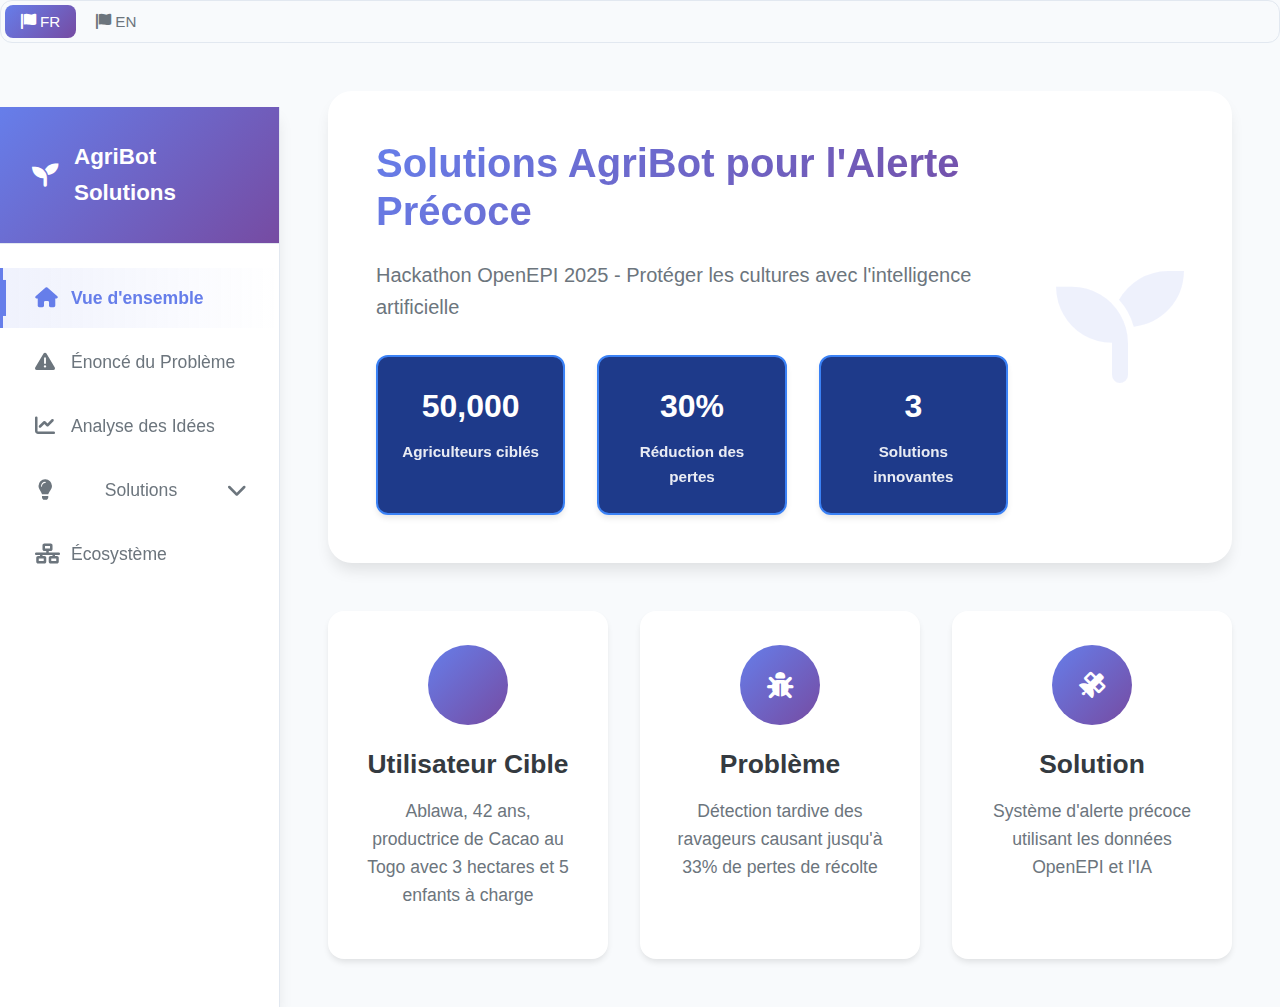
<file: index.html>
<!DOCTYPE html>
<html lang="fr" id="html-root">
<head>
    <meta charset="UTF-8">
    <meta name="viewport" content="width=device-width, initial-scale=1.0">
    <title>AgriBot Solutions - Hackathon OpenEPI 2025</title>
    <link rel="stylesheet" href="src/assets/css/main.css">
    <link rel="stylesheet" href="src/assets/css/navigation.css">
    <link rel="stylesheet" href="src/assets/css/responsive.css">
    <link rel="stylesheet" href="src/assets/css/whatsapp-solutions.css">
    <link rel="stylesheet" href="src/assets/css/ecosystem.css">
    <link href="https://cdnjs.cloudflare.com/ajax/libs/font-awesome/6.0.0/css/all.min.css" rel="stylesheet">
</head>
<body>
    <!-- Language Toggle -->
    <div class="language-toggle">
        <button id="lang-fr" class="lang-btn active" onclick="switchLanguage('fr')">
            <i class="fas fa-flag"></i> FR
        </button>
        <button id="lang-en" class="lang-btn" onclick="switchLanguage('en')">
            <i class="fas fa-flag"></i> EN
        </button>
    </div>

    <!-- Navigation Sidebar -->
    <nav class="sidebar" id="sidebar">
        <div class="sidebar-header">
            <div class="logo">
                <i class="fas fa-seedling"></i>
                <span data-i18n="navigation.app_title">AgriBot Solutions</span>
            </div>
            <button class="sidebar-toggle" id="sidebar-toggle">
                <i class="fas fa-bars"></i>
            </button>
        </div>
        
        <ul class="nav-menu">
            <li class="nav-item">
                <a href="#overview" class="nav-link active" data-section="overview">
                    <i class="fas fa-home"></i>
                    <span data-i18n="navigation.nav_overview">Vue d'ensemble</span>
                </a>
            </li>
            <li class="nav-item">
                <a href="#problem" class="nav-link" data-section="problem">
                    <i class="fas fa-exclamation-triangle"></i>
                    <span data-i18n="navigation.nav_problem">Énoncé du Problème</span>
                </a>
            </li>
            <li class="nav-item">
                <a href="#analysis" class="nav-link" data-section="analysis">
                    <i class="fas fa-chart-line"></i>
                    <span data-i18n="navigation.nav_analysis">Analyse des Idées</span>
                </a>
            </li>
            <li class="nav-item has-submenu">
                <a href="#solutions" class="nav-link" data-section="solutions">
                    <i class="fas fa-lightbulb"></i>
                    <span data-i18n="navigation.nav_solutions">Solutions</span>
                    <i class="fas fa-chevron-down submenu-arrow"></i>
                </a>
                <ul class="submenu">
                    <li>
                        <a href="#whatsapp" class="nav-link" data-section="whatsapp">
                            <i class="fab fa-whatsapp"></i>
                            <span data-i18n="navigation.nav_whatsapp">WhatsApp Bot</span>
                        </a>
                    </li>
                    <li>
                        <a href="#sms-secours" class="nav-link" data-section="sms-secours">
                            <i class="fas fa-sms"></i>
                            <span data-i18n="navigation.nav_sms_secours">SMS Secours</span>
                        </a>
                    </li>
                </ul>
            </li>
            <li class="nav-item">
                <a href="#ecosystem" class="nav-link" data-section="ecosystem">
                    <i class="fas fa-network-wired"></i>
                    <span data-i18n="navigation.nav_ecosystem">Écosystème</span>
                </a>
            </li>
        </ul>
    </nav>

    <!-- Main Content -->
    <main class="main-content" id="main-content">
        <!-- Overview Section -->
        <section id="overview" class="content-section active">
            <div class="hero-section">
                <div class="hero-content">
                    <h1 data-i18n="hero.title">Solutions AgriBot pour l'Alerte Précoce</h1>
                    <p data-i18n="hero.subtitle">Hackathon OpenEPI 2025 - Protéger les cultures avec l'intelligence artificielle</p>
                    <div class="hero-stats">
                        <div class="stat-item">
                            <div class="stat-number">50,000</div>
                            <div class="stat-label" data-i18n="stats.farmers">Agriculteurs ciblés</div>
                        </div>
                        <div class="stat-item">
                            <div class="stat-number">30%</div>
                            <div class="stat-label" data-i18n="stats.reduction">Réduction des pertes</div>
                        </div>
                        <div class="stat-item">
                            <div class="stat-number">3</div>
                            <div class="stat-label" data-i18n="stats.solutions">Solutions innovantes</div>
                        </div>
                    </div>
                </div>
                <div class="hero-image">
                    <i class="fas fa-seedling hero-icon"></i>
                </div>
            </div>

            <div class="overview-cards">
                <div class="overview-card">
                    <div class="card-icon">
                        <i class="fas fa-user-farmer"></i>
                    </div>
                    <h3 data-i18n="overview.user_title">Utilisateur Cible</h3>
                    <p data-i18n="overview.user_desc">Ablawa, 42 ans, productrice de Cacao au Togo avec 3 hectares et 5 enfants à charge</p>
                </div>
                <div class="overview-card">
                    <div class="card-icon">
                        <i class="fas fa-bug"></i>
                    </div>
                    <h3 data-i18n="overview.problem_title">Problème</h3>
                    <p data-i18n="overview.problem_desc">Détection tardive des ravageurs causant jusqu'à 33% de pertes de récolte</p>
                </div>
                <div class="overview-card">
                    <div class="card-icon">
                        <i class="fas fa-satellite"></i>
                    </div>
                    <h3 data-i18n="overview.solution_title">Solution</h3>
                    <p data-i18n="overview.solution_desc">Système d'alerte précoce utilisant les données OpenEPI et l'IA</p>
                </div>
            </div>
        </section>

        <!-- Problem Statement Section -->
        <section id="problem" class="content-section">
            <div class="section-header">
                <h2 data-i18n="sections.problem_title">Énoncé du Problème</h2>
                <p data-i18n="sections.problem_subtitle">Comprendre les défis des petits agriculteurs</p>
            </div>
            <div id="problem-content">
                <!-- Content will be loaded dynamically -->
            </div>
        </section>

        <!-- Analysis Section -->
        <section id="analysis" class="content-section">
            <div class="section-header">
                <h2 data-i18n="sections.analysis_title">Analyse des Idées</h2>
                <p data-i18n="sections.analysis_subtitle">Évaluation comparative des solutions proposées</p>
            </div>
            <div id="analysis-content">
                <!-- Content will be loaded dynamically -->
            </div>
        </section>

        <!-- Solutions Section -->
        <section id="solutions" class="content-section">
            <div class="section-header">
                <h2 data-i18n="sections.solutions_title">Solutions Techniques</h2>
                <p data-i18n="sections.solutions_subtitle">Sélectionnez une solution dans le menu pour voir les détails</p>
            </div>
            <div class="solutions-placeholder">
                <div class="placeholder-content">
                    <i class="fas fa-arrow-left" style="font-size: 3rem; color: var(--primary-color); margin-bottom: 1rem;"></i>
                    <h3 data-i18n="sections.solutions_placeholder_title">Choisissez une solution</h3>
                    <p data-i18n="sections.solutions_placeholder_desc">Utilisez le menu de navigation pour sélectionner WhatsApp Bot ou SMS Secours et découvrir les détails techniques de chaque solution.</p>
                </div>
            </div>
        </section>

        <!-- SMS Secours Section -->
        <section id="sms-secours" class="content-section">
            <div class="section-header">
                <h2 data-i18n="sections.sms_secours_title">SMS Secours - Plan de Fallback</h2>
                <p data-i18n="sections.sms_secours_subtitle">Solution de secours automatique avec TextBee</p>
            </div>
            <div id="sms-secours-content">
                <!-- Content will be loaded dynamically -->
            </div>
        </section>

        <!-- WhatsApp Section -->
        <section id="whatsapp" class="content-section">
            <div class="section-header">
                <h2 data-i18n="sections.whatsapp_title">Solution WhatsApp Bot</h2>
                <p data-i18n="sections.whatsapp_subtitle">Messagerie riche et interactive</p>
            </div>
            <div id="whatsapp-content">
                <!-- Content will be loaded dynamically -->
            </div>
        </section>

        <!-- Ecosystem Section -->
        <section id="ecosystem" class="content-section">
            <div class="section-header">
                <h2 data-i18n="sections.ecosystem_title">Écosystème AgriBot</h2>
                <p data-i18n="sections.ecosystem_subtitle">Vision complète du business model</p>
            </div>
            <div id="ecosystem-content">
                <!-- Content will be loaded dynamically -->
            </div>
        </section>
    </main>

    <!-- Mobile Menu Overlay -->
    <div class="mobile-overlay" id="mobile-overlay"></div>

    <!-- Scripts - Load in correct order -->
    <script src="src/assets/js/i18n.js"></script>
    <script src="src/components/base-component.js"></script>
    <script src="src/components/problem-content.js"></script>
    <script src="src/components/analysis-content.js"></script>
    <script src="src/components/sms-secours-content.js"></script>
    <script src="src/components/whatsapp-content.js"></script>
    <script src="src/components/ecosystem-content.js"></script>
    <script src="src/assets/js/navigation.js"></script>
    <script src="src/assets/js/content-loader.js"></script>
    <script>
        // Ensure all components are loaded before initializing main app
        document.addEventListener('DOMContentLoaded', function() {
            // Small delay to ensure all scripts are fully loaded
            setTimeout(function() {
                const script = document.createElement('script');
                script.src = 'src/assets/js/main.js';
                document.body.appendChild(script);
            }, 100);
        });
    </script>
</body>
</html>
</file>
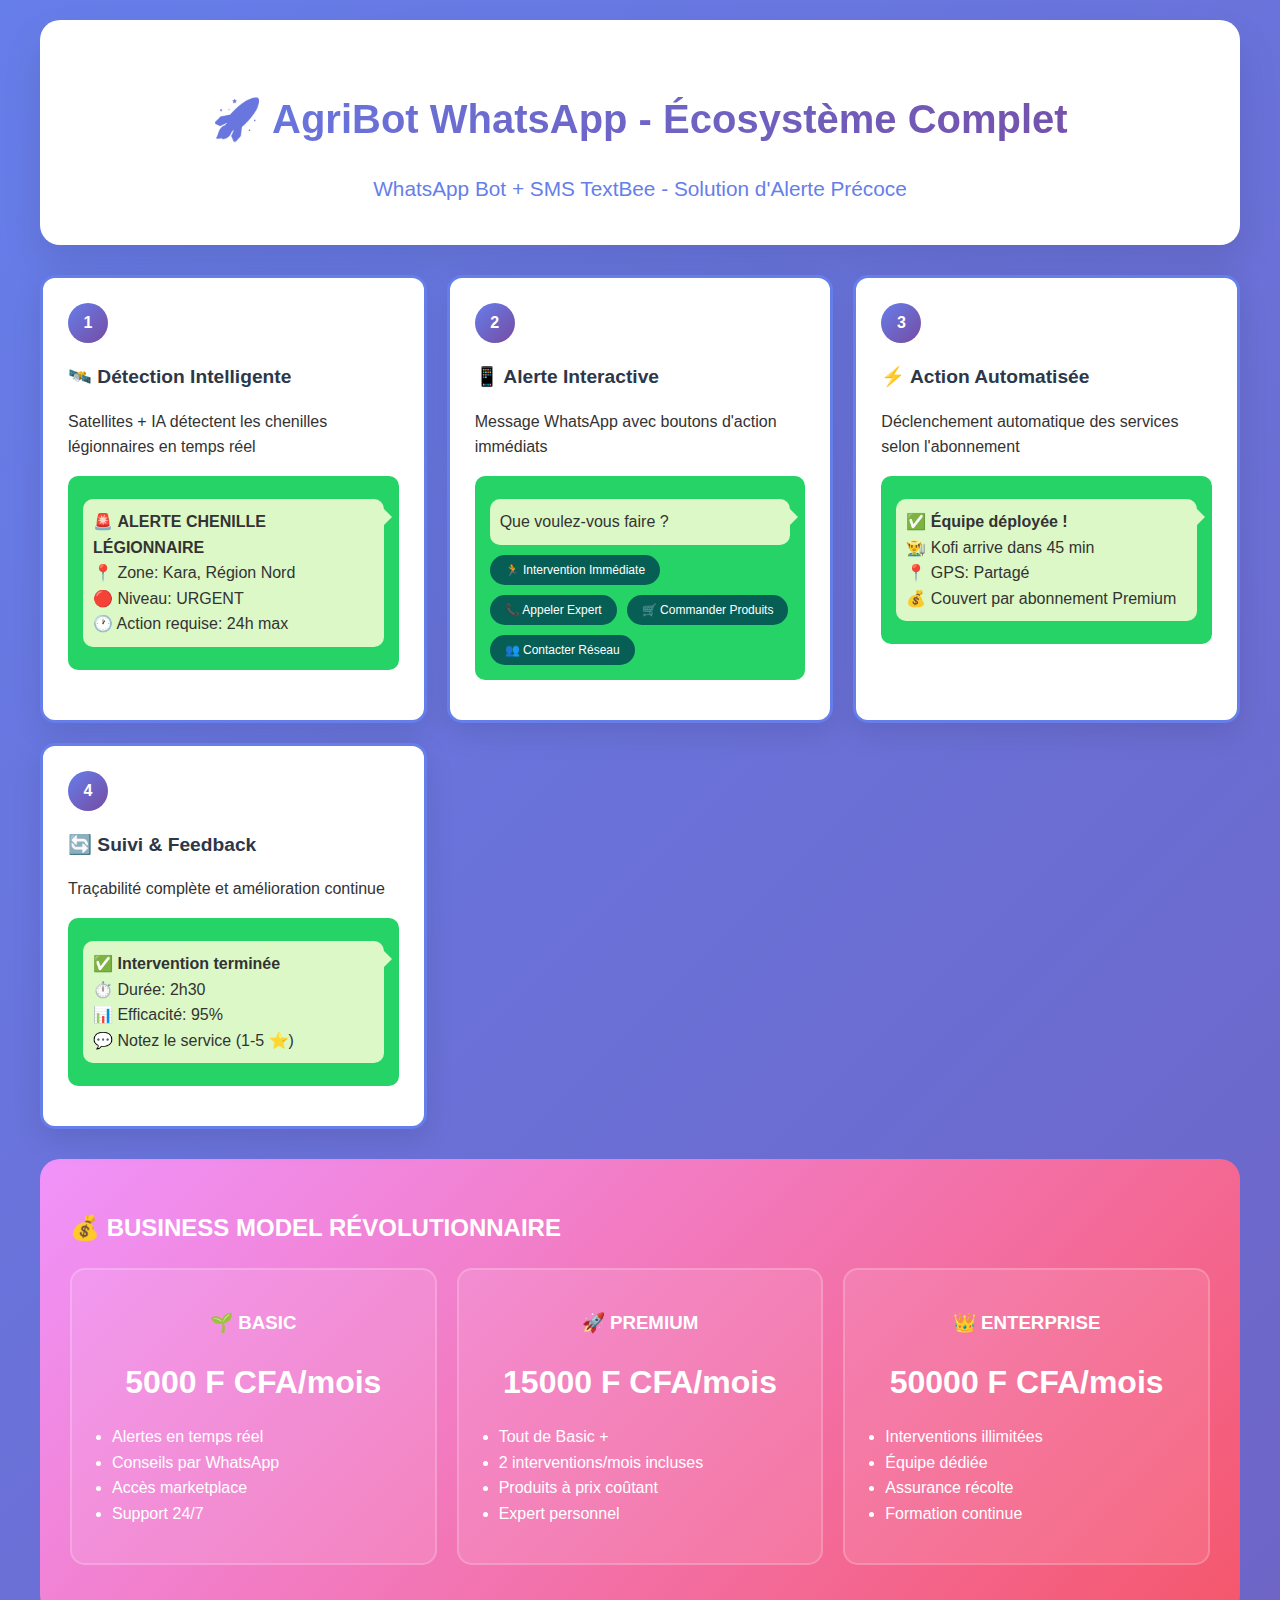
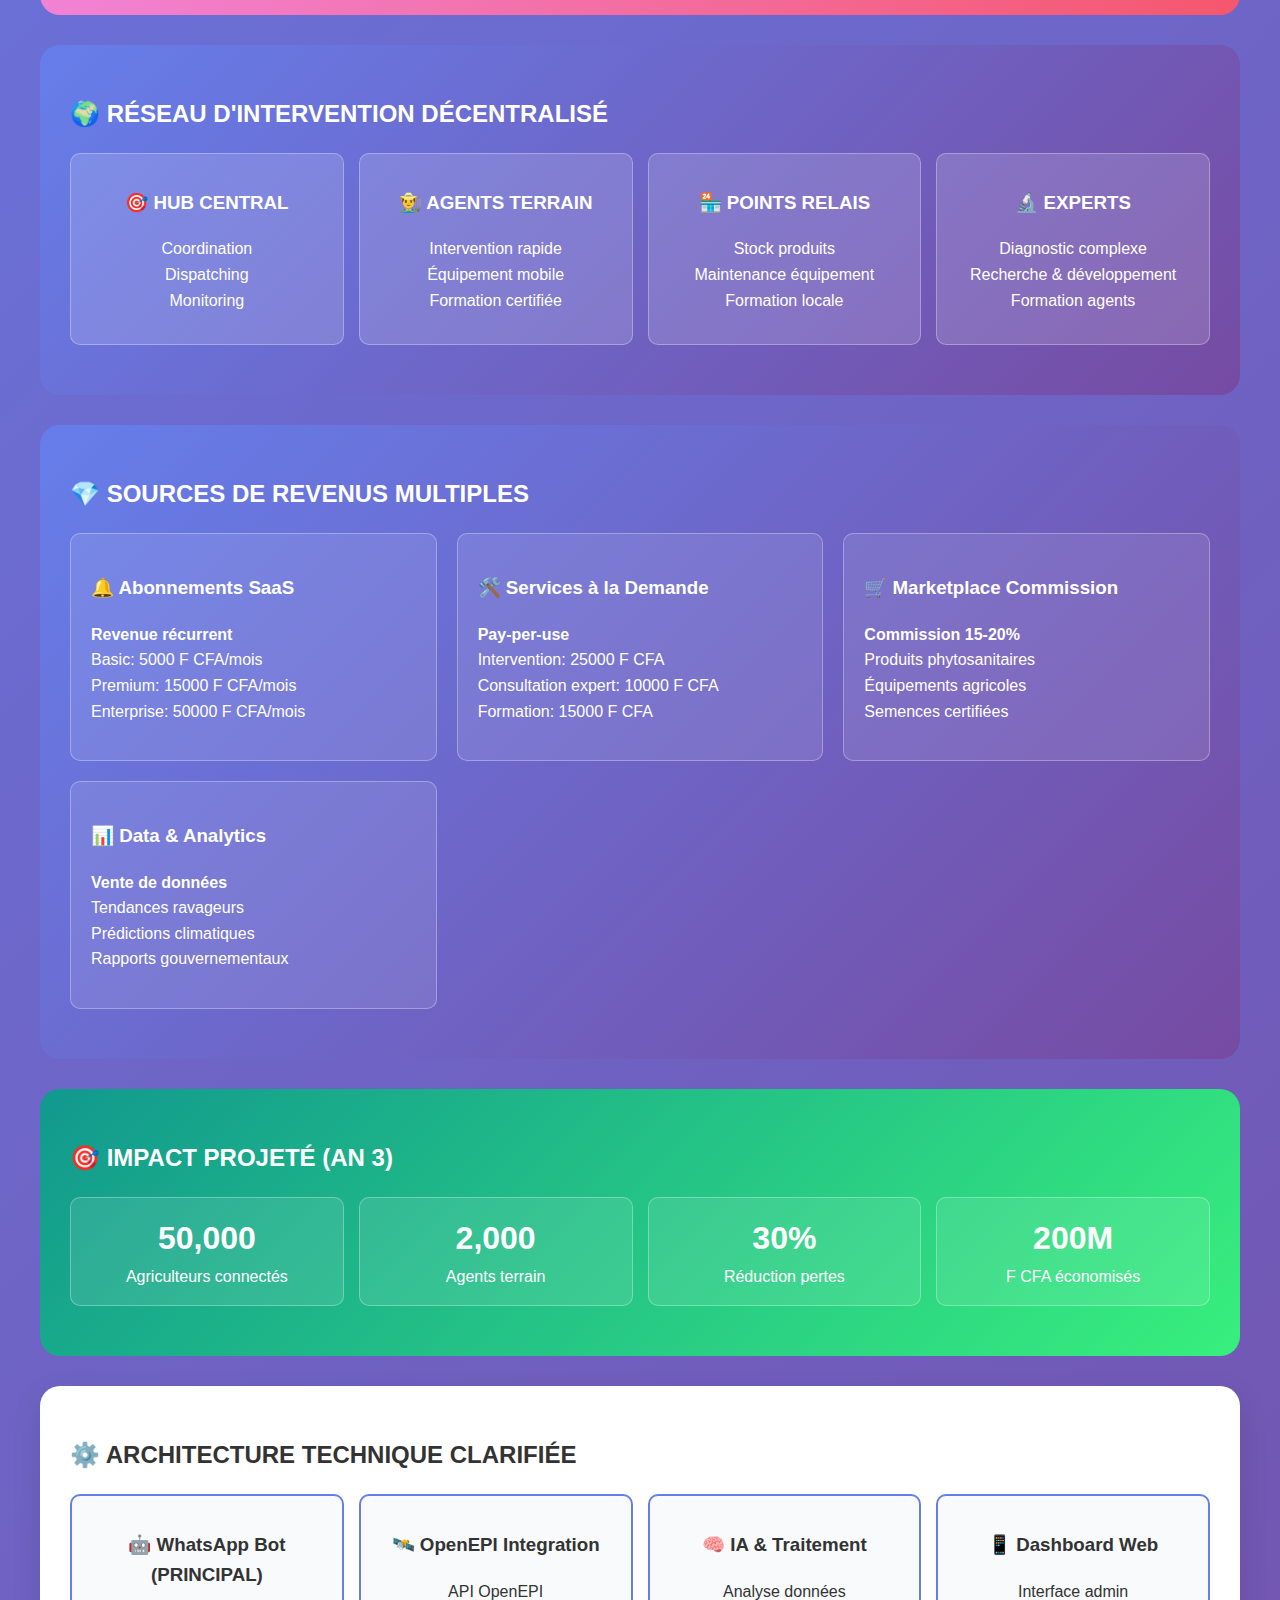
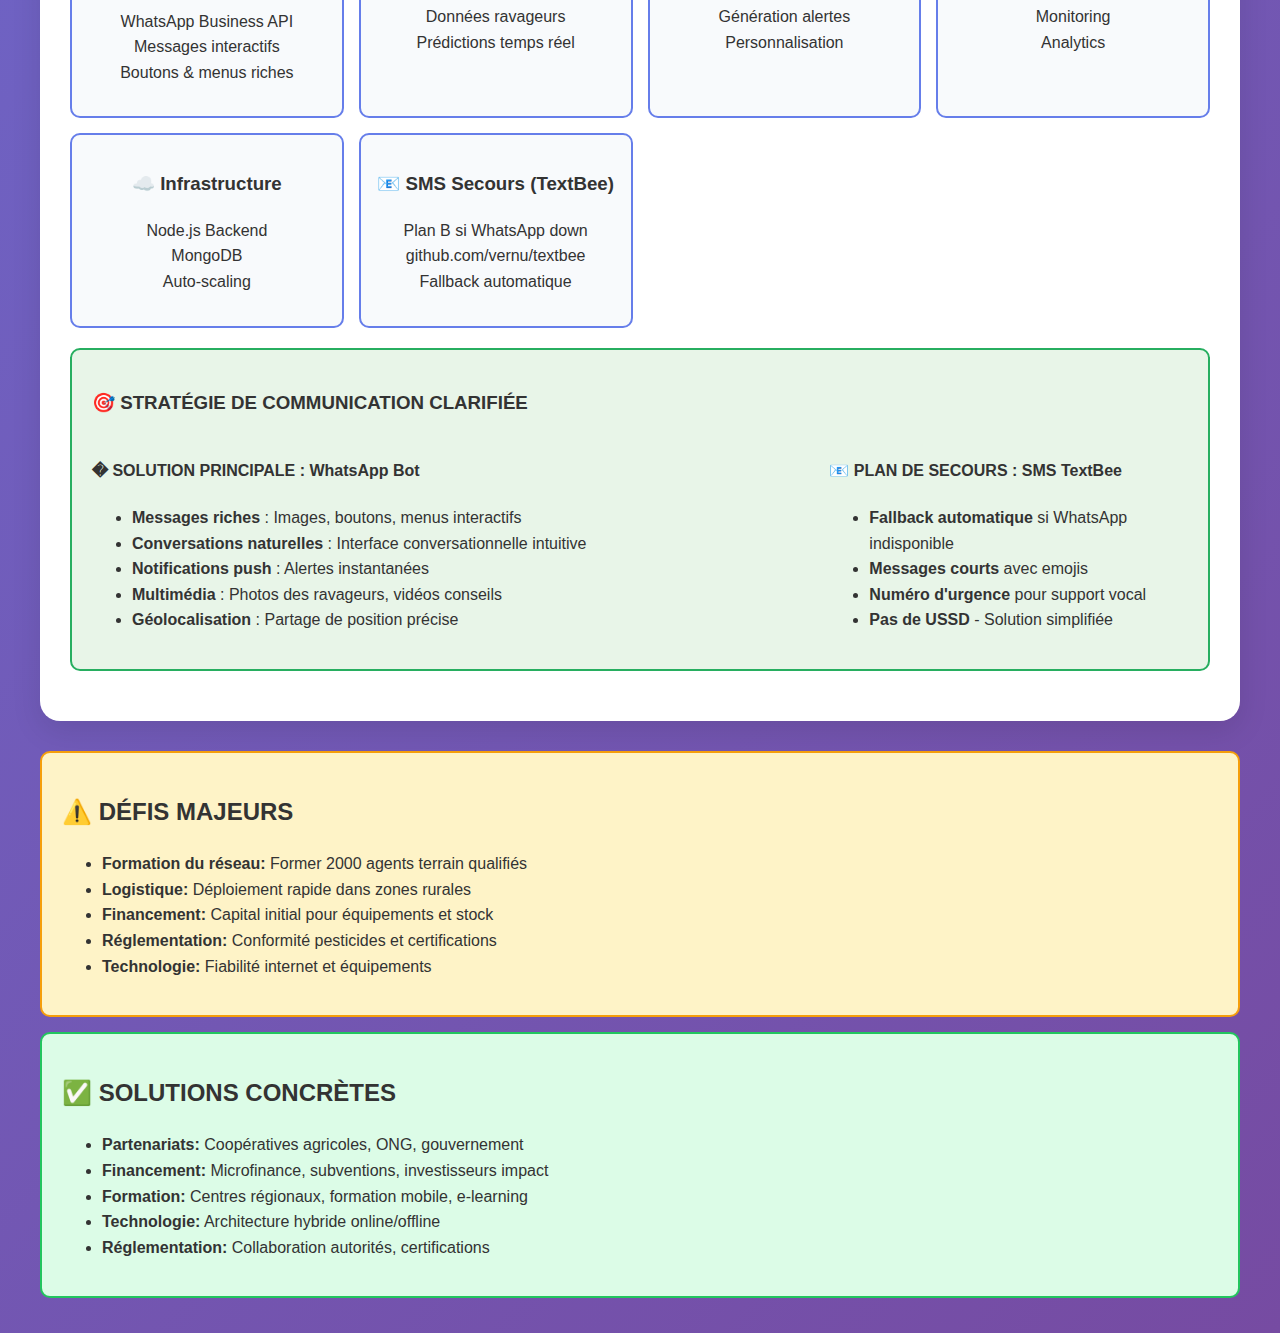
<file: agri_ecosystem_model.html>
<!DOCTYPE html>
<html lang="fr">
<head>
    <meta charset="UTF-8">
    <meta name="viewport" content="width=device-width, initial-scale=1.0">
    <title>AgriBot WhatsApp - Écosystème d'Alerte Précoce</title>
    <style>
        body {
            font-family: 'Segoe UI', Tahoma, Geneva, Verdana, sans-serif;
            margin: 0;
            padding: 0;
            background: linear-gradient(135deg, #667eea 0%, #764ba2 100%);
            color: #333;
            line-height: 1.6;
        }
        .container {
            max-width: 1200px;
            margin: 0 auto;
            padding: 20px;
        }
        .hero {
            background: white;
            border-radius: 20px;
            padding: 40px;
            box-shadow: 0 20px 40px rgba(0,0,0,0.1);
            margin-bottom: 30px;
            text-align: center;
        }
        .hero h1 {
            font-size: 2.5em;
            background: linear-gradient(135deg, #667eea, #764ba2);
            -webkit-background-clip: text;
            -webkit-text-fill-color: transparent;
            margin-bottom: 20px;
        }
        .workflow {
            display: grid;
            grid-template-columns: repeat(auto-fit, minmax(300px, 1fr));
            gap: 20px;
            margin-bottom: 30px;
        }
        .step {
            background: white;
            border-radius: 15px;
            padding: 25px;
            box-shadow: 0 10px 30px rgba(0,0,0,0.1);
            border: 3px solid #667eea;
            transition: transform 0.3s ease, box-shadow 0.3s ease;
        }
        .step:hover {
            transform: translateY(-5px);
            box-shadow: 0 20px 40px rgba(102, 126, 234, 0.2);
        }
        .step-number {
            background: linear-gradient(135deg, #667eea, #764ba2);
            color: white;
            border-radius: 50%;
            width: 40px;
            height: 40px;
            display: flex;
            align-items: center;
            justify-content: center;
            font-weight: bold;
            margin-bottom: 15px;
        }
        .step h3 {
            color: #2d3748;
            margin-bottom: 15px;
            font-size: 1.2em;
        }
        .whatsapp-ui {
            background: #25d366;
            color: white;
            border-radius: 10px;
            padding: 15px;
            margin: 15px 0;
            font-family: 'Segoe UI', Arial, sans-serif;
        }
        .message {
            background: #dcf8c6;
            color: #333;
            padding: 10px;
            border-radius: 10px;
            margin: 8px 0;
            position: relative;
        }
        .message::after {
            content: '';
            position: absolute;
            right: -8px;
            top: 10px;
            width: 0;
            height: 0;
            border-left: 8px solid #dcf8c6;
            border-top: 8px solid transparent;
            border-bottom: 8px solid transparent;
        }
        .buttons {
            display: flex;
            gap: 10px;
            flex-wrap: wrap;
            margin-top: 10px;
        }
        .btn {
            background: #075e54;
            color: white;
            border: none;
            padding: 8px 15px;
            border-radius: 20px;
            cursor: pointer;
            font-size: 12px;
            transition: background 0.3s ease;
        }
        .btn:hover {
            background: #054640;
        }
        .business-model {
            background: linear-gradient(135deg, #f093fb 0%, #f5576c 100%);
            color: white;
            border-radius: 20px;
            padding: 30px;
            margin: 30px 0;
        }
        .pricing-grid {
            display: grid;
            grid-template-columns: repeat(auto-fit, minmax(250px, 1fr));
            gap: 20px;
            margin: 20px 0;
        }
        .pricing-card {
            background: rgba(255,255,255,0.1);
            border-radius: 15px;
            padding: 20px;
            text-align: center;
            border: 2px solid rgba(255,255,255,0.2);
        }
        .price {
            font-size: 2em;
            font-weight: bold;
            margin: 10px 0;
        }
        .ecosystem {
            background: linear-gradient(135deg, #667eea 0%, #764ba2 100%);
            color: white;
            border-radius: 20px;
            padding: 30px;
            margin: 30px 0;
        }
        .network {
            display: grid;
            grid-template-columns: repeat(auto-fit, minmax(200px, 1fr));
            gap: 15px;
            margin: 20px 0;
        }
        .network-node {
            background: rgba(255,255,255,0.15);
            border-radius: 10px;
            padding: 15px;
            text-align: center;
            border: 1px solid rgba(255,255,255,0.3);
        }
        .revenue-streams {
            background: linear-gradient(135deg, #667eea 0%, #764ba2 100%);
            color: white;
            border-radius: 20px;
            padding: 30px;
            margin: 30px 0;
        }
        .revenue-grid {
            display: grid;
            grid-template-columns: repeat(auto-fit, minmax(300px, 1fr));
            gap: 20px;
            margin: 20px 0;
        }
        .revenue-item {
            background: rgba(255,255,255,0.1);
            border-radius: 10px;
            padding: 20px;
            border: 1px solid rgba(255,255,255,0.3);
        }
        .impact {
            background: linear-gradient(135deg, #11998e 0%, #38ef7d 100%);
            color: white;
            border-radius: 20px;
            padding: 30px;
            margin: 30px 0;
        }
        .impact-stats {
            display: grid;
            grid-template-columns: repeat(auto-fit, minmax(200px, 1fr));
            gap: 15px;
            margin: 20px 0;
        }
        .stat {
            background: rgba(255,255,255,0.1);
            border-radius: 10px;
            padding: 15px;
            text-align: center;
            border: 1px solid rgba(255,255,255,0.3);
        }
        .stat-number {
            font-size: 2em;
            font-weight: bold;
            display: block;
        }
        .implementation {
            background: white;
            border-radius: 20px;
            padding: 30px;
            margin: 30px 0;
            box-shadow: 0 10px 30px rgba(0,0,0,0.1);
        }
        .tech-stack {
            display: grid;
            grid-template-columns: repeat(auto-fit, minmax(250px, 1fr));
            gap: 15px;
            margin: 20px 0;
        }
        .tech-item {
            background: #f8fafc;
            border: 2px solid #667eea;
            border-radius: 10px;
            padding: 15px;
            text-align: center;
        }
        .challenge {
            background: #fef3c7;
            border: 2px solid #f59e0b;
            border-radius: 10px;
            padding: 20px;
            margin: 15px 0;
        }
        .solution {
            background: #dcfce7;
            border: 2px solid #22c55e;
            border-radius: 10px;
            padding: 20px;
            margin: 15px 0;
        }
    </style>
</head>
<body>
    <div class="container">
        <div class="hero">
            <h1>🚀 AgriBot WhatsApp - Écosystème Complet</h1>
            <p style="font-size: 1.3em; color: #667eea; margin-bottom: 0;">WhatsApp Bot + SMS TextBee - Solution d'Alerte Précoce</p>
        </div>

        <div class="workflow">
            <div class="step">
                <div class="step-number">1</div>
                <h3>🛰️ Détection Intelligente</h3>
                <p>Satellites + IA détectent les chenilles légionnaires en temps réel</p>
                <div class="whatsapp-ui">
                    <div class="message">
                        🚨 <strong>ALERTE CHENILLE LÉGIONNAIRE</strong><br>
                        📍 Zone: Kara, Région Nord<br>
                        🔴 Niveau: URGENT<br>
                        🕐 Action requise: 24h max
                    </div>
                </div>
            </div>

            <div class="step">
                <div class="step-number">2</div>
                <h3>📱 Alerte Interactive</h3>
                <p>Message WhatsApp avec boutons d'action immédiats</p>
                <div class="whatsapp-ui">
                    <div class="message">
                        Que voulez-vous faire ?
                    </div>
                    <div class="buttons">
                        <button class="btn">🏃 Intervention Immédiate</button>
                        <button class="btn">📞 Appeler Expert</button>
                        <button class="btn">🛒 Commander Produits</button>
                        <button class="btn">👥 Contacter Réseau</button>
                    </div>
                </div>
            </div>

            <div class="step">
                <div class="step-number">3</div>
                <h3>⚡ Action Automatisée</h3>
                <p>Déclenchement automatique des services selon l'abonnement</p>
                <div class="whatsapp-ui">
                    <div class="message">
                        ✅ <strong>Équipe déployée !</strong><br>
                        👨‍🌾 Kofi arrive dans 45 min<br>
                        📍 GPS: Partagé<br>
                        💰 Couvert par abonnement Premium
                    </div>
                </div>
            </div>

            <div class="step">
                <div class="step-number">4</div>
                <h3>🔄 Suivi & Feedback</h3>
                <p>Traçabilité complète et amélioration continue</p>
                <div class="whatsapp-ui">
                    <div class="message">
                        ✅ <strong>Intervention terminée</strong><br>
                        ⏱️ Durée: 2h30<br>
                        📊 Efficacité: 95%<br>
                        💬 Notez le service (1-5 ⭐)
                    </div>
                </div>
            </div>
        </div>

        <div class="business-model">
            <h2>💰 BUSINESS MODEL RÉVOLUTIONNAIRE</h2>
            <div class="pricing-grid">
                <div class="pricing-card">
                    <h3>🌱 BASIC</h3>
                    <div class="price">5000 F CFA/mois</div>
                    <ul style="text-align: left; padding-left: 20px;">
                        <li>Alertes en temps réel</li>
                        <li>Conseils par WhatsApp</li>
                        <li>Accès marketplace</li>
                        <li>Support 24/7</li>
                    </ul>
                </div>
                <div class="pricing-card">
                    <h3>🚀 PREMIUM</h3>
                    <div class="price">15000 F CFA/mois</div>
                    <ul style="text-align: left; padding-left: 20px;">
                        <li>Tout de Basic +</li>
                        <li>2 interventions/mois incluses</li>
                        <li>Produits à prix coûtant</li>
                        <li>Expert personnel</li>
                    </ul>
                </div>
                <div class="pricing-card">
                    <h3>👑 ENTERPRISE</h3>
                    <div class="price">50000 F CFA/mois</div>
                    <ul style="text-align: left; padding-left: 20px;">
                        <li>Interventions illimitées</li>
                        <li>Équipe dédiée</li>
                        <li>Assurance récolte</li>
                        <li>Formation continue</li>
                    </ul>
                </div>
            </div>
        </div>

        <div class="ecosystem">
            <h2>🌍 RÉSEAU D'INTERVENTION DÉCENTRALISÉ</h2>
            <div class="network">
                <div class="network-node">
                    <h3>🎯 HUB CENTRAL</h3>
                    <p>Coordination<br>Dispatching<br>Monitoring</p>
                </div>
                <div class="network-node">
                    <h3>👨‍🌾 AGENTS TERRAIN</h3>
                    <p>Intervention rapide<br>Équipement mobile<br>Formation certifiée</p>
                </div>
                <div class="network-node">
                    <h3>🏪 POINTS RELAIS</h3>
                    <p>Stock produits<br>Maintenance équipement<br>Formation locale</p>
                </div>
                <div class="network-node">
                    <h3>🔬 EXPERTS</h3>
                    <p>Diagnostic complexe<br>Recherche & développement<br>Formation agents</p>
                </div>
            </div>
        </div>

        <div class="revenue-streams">
            <h2>💎 SOURCES DE REVENUS MULTIPLES</h2>
            <div class="revenue-grid">
                <div class="revenue-item">
                    <h3>🔔 Abonnements SaaS</h3>
                    <p><strong>Revenue récurrent</strong><br>
                    Basic: 5000 F CFA/mois<br>
                    Premium: 15000 F CFA/mois<br>
                    Enterprise: 50000 F CFA/mois</p>
                </div>
                <div class="revenue-item">
                    <h3>🛠️ Services à la Demande</h3>
                    <p><strong>Pay-per-use</strong><br>
                    Intervention: 25000 F CFA<br>
                    Consultation expert: 10000 F CFA<br>
                    Formation: 15000 F CFA</p>
                </div>
                <div class="revenue-item">
                    <h3>🛒 Marketplace Commission</h3>
                    <p><strong>Commission 15-20%</strong><br>
                    Produits phytosanitaires<br>
                    Équipements agricoles<br>
                    Semences certifiées</p>
                </div>
                <div class="revenue-item">
                    <h3>📊 Data & Analytics</h3>
                    <p><strong>Vente de données</strong><br>
                    Tendances ravageurs<br>
                    Prédictions climatiques<br>
                    Rapports gouvernementaux</p>
                </div>
            </div>
        </div>

        <div class="impact">
            <h2>🎯 IMPACT PROJETÉ (AN 3)</h2>
            <div class="impact-stats">
                <div class="stat">
                    <span class="stat-number">50,000</span>
                    <span>Agriculteurs connectés</span>
                </div>
                <div class="stat">
                    <span class="stat-number">2,000</span>
                    <span>Agents terrain</span>
                </div>
                <div class="stat">
                    <span class="stat-number">30%</span>
                    <span>Réduction pertes</span>
                </div>
                <div class="stat">
                    <span class="stat-number">200M</span>
                    <span>F CFA économisés</span>
                </div>
            </div>
        </div>

        <div class="implementation">
            <h2>⚙️ ARCHITECTURE TECHNIQUE CLARIFIÉE</h2>
            <div class="tech-stack">
                <div class="tech-item">
                    <h3>🤖 WhatsApp Bot (PRINCIPAL)</h3>
                    <p>WhatsApp Business API<br>Messages interactifs<br>Boutons & menus riches</p>
                </div>
                <div class="tech-item">
                    <h3>🛰️ OpenEPI Integration</h3>
                    <p>API OpenEPI<br>Données ravageurs<br>Prédictions temps réel</p>
                </div>
                <div class="tech-item">
                    <h3>🧠 IA & Traitement</h3>
                    <p>Analyse données<br>Génération alertes<br>Personnalisation</p>
                </div>
                <div class="tech-item">
                    <h3>📱 Dashboard Web</h3>
                    <p>Interface admin<br>Monitoring<br>Analytics</p>
                </div>
                <div class="tech-item">
                    <h3>☁️ Infrastructure</h3>
                    <p>Node.js Backend<br>MongoDB<br>Auto-scaling</p>
                </div>
                <div class="tech-item">
                    <h3>📧 SMS Secours (TextBee)</h3>
                    <p>Plan B si WhatsApp down<br>github.com/vernu/textbee<br>Fallback automatique</p>
                </div>
            </div>

            <div class="critical-point" style="background: #e8f5e8; border: 2px solid #27ae60; border-radius: 10px; padding: 20px; margin: 20px 0;">
                <h3>🎯 STRATÉGIE DE COMMUNICATION CLARIFIÉE</h3>
                <div style="display: grid; grid-template-columns: 2fr 1fr; gap: 20px; margin-top: 15px;">
                    <div>
                        <h4>� SOLUTION PRINCIPALE : WhatsApp Bot</h4>
                        <ul>
                            <li><strong>Messages riches</strong> : Images, boutons, menus interactifs</li>
                            <li><strong>Conversations naturelles</strong> : Interface conversationnelle intuitive</li>
                            <li><strong>Notifications push</strong> : Alertes instantanées</li>
                            <li><strong>Multimédia</strong> : Photos des ravageurs, vidéos conseils</li>
                            <li><strong>Géolocalisation</strong> : Partage de position précise</li>
                        </ul>
                    </div>
                    <div>
                        <h4>📧 PLAN DE SECOURS : SMS TextBee</h4>
                        <ul>
                            <li><strong>Fallback automatique</strong> si WhatsApp indisponible</li>
                            <li><strong>Messages courts</strong> avec emojis</li>
                            <li><strong>Numéro d'urgence</strong> pour support vocal</li>
                            <li><strong>Pas de USSD</strong> - Solution simplifiée</li>
                        </ul>
                    </div>
                </div>
            </div>
        </div>

        <div class="challenge">
            <h2>⚠️ DÉFIS MAJEURS</h2>
            <ul>
                <li><strong>Formation du réseau:</strong> Former 2000 agents terrain qualifiés</li>
                <li><strong>Logistique:</strong> Déploiement rapide dans zones rurales</li>
                <li><strong>Financement:</strong> Capital initial pour équipements et stock</li>
                <li><strong>Réglementation:</strong> Conformité pesticides et certifications</li>
                <li><strong>Technologie:</strong> Fiabilité internet et équipements</li>
            </ul>
        </div>

        <div class="solution">
            <h2>✅ SOLUTIONS CONCRÈTES</h2>
            <ul>
                <li><strong>Partenariats:</strong> Coopératives agricoles, ONG, gouvernement</li>
                <li><strong>Financement:</strong> Microfinance, subventions, investisseurs impact</li>
                <li><strong>Formation:</strong> Centres régionaux, formation mobile, e-learning</li>
                <li><strong>Technologie:</strong> Architecture hybride online/offline</li>
                <li><strong>Réglementation:</strong> Collaboration autorités, certifications</li>
            </ul>
        </div>
    </div>
</body>
</html>
</file>
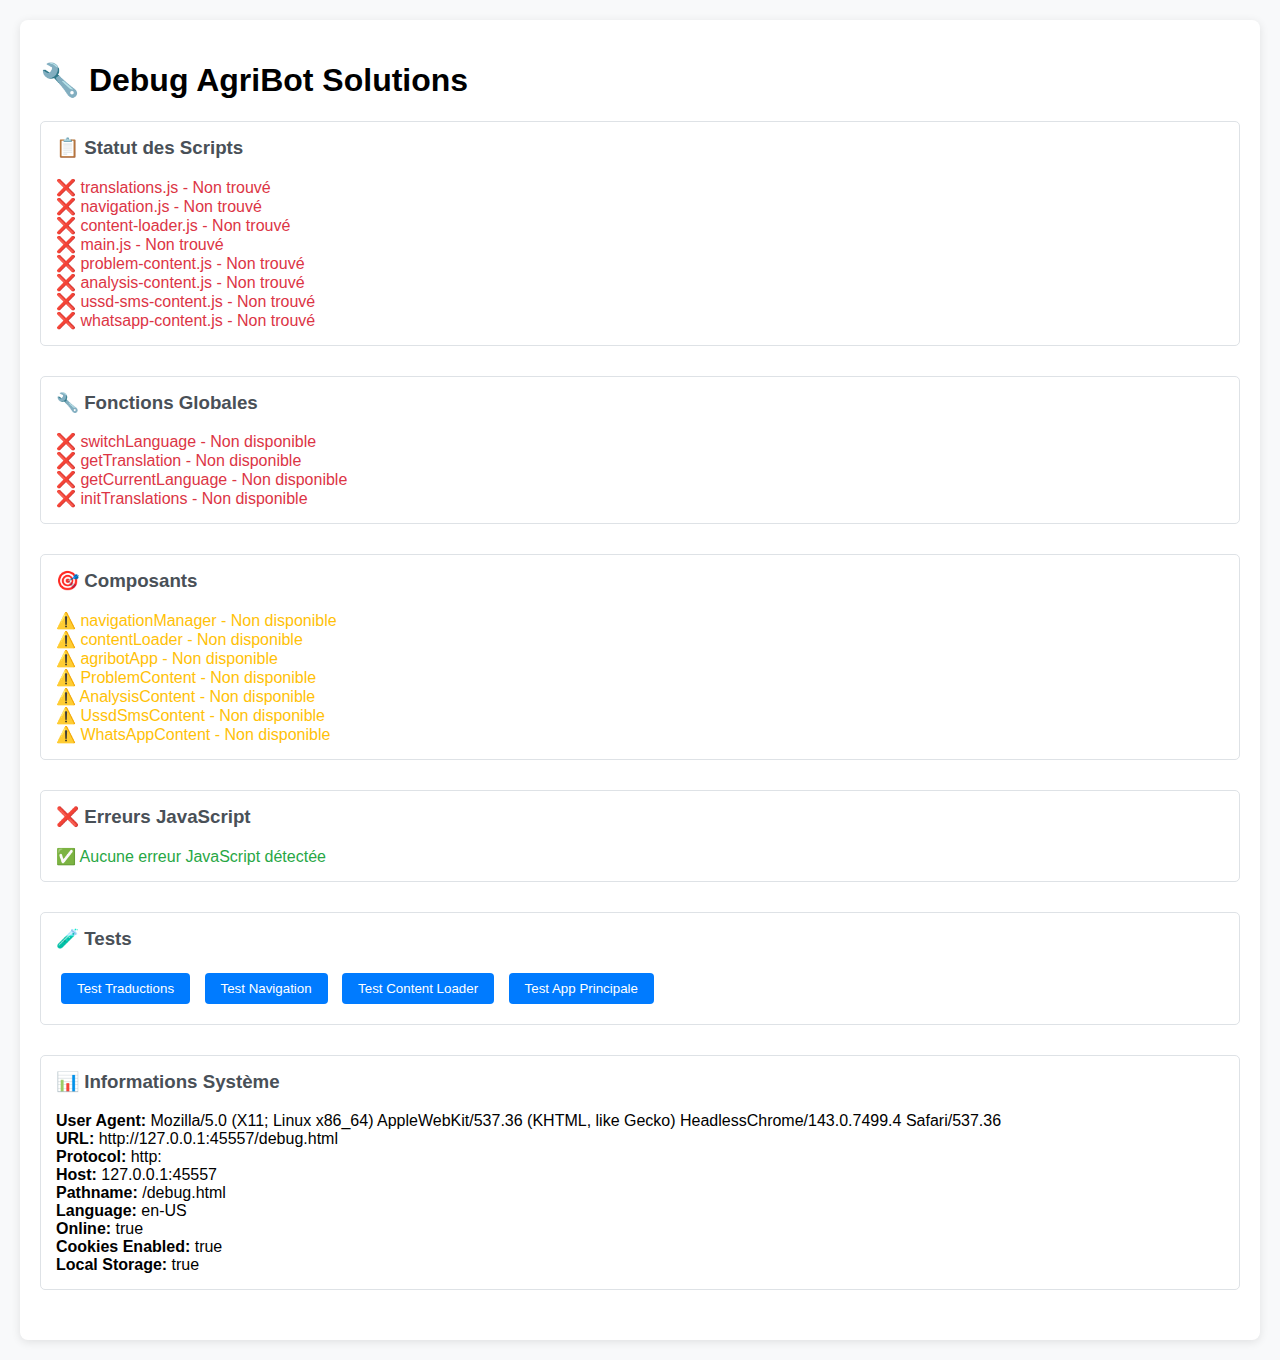
<file: debug.html>
<!DOCTYPE html>
<html lang="fr">
<head>
    <meta charset="UTF-8">
    <meta name="viewport" content="width=device-width, initial-scale=1.0">
    <title>Debug - AgriBot Solutions</title>
    <style>
        body {
            font-family: 'Segoe UI', Tahoma, Geneva, Verdana, sans-serif;
            margin: 20px;
            background: #f8f9fa;
        }
        .debug-container {
            max-width: 1200px;
            margin: 0 auto;
            background: white;
            padding: 20px;
            border-radius: 8px;
            box-shadow: 0 2px 10px rgba(0,0,0,0.1);
        }
        .debug-section {
            margin-bottom: 30px;
            padding: 15px;
            border: 1px solid #dee2e6;
            border-radius: 5px;
        }
        .debug-section h3 {
            margin-top: 0;
            color: #495057;
        }
        .status-ok { color: #28a745; }
        .status-error { color: #dc3545; }
        .status-warning { color: #ffc107; }
        pre {
            background: #f8f9fa;
            padding: 10px;
            border-radius: 4px;
            overflow-x: auto;
        }
        .test-button {
            background: #007bff;
            color: white;
            border: none;
            padding: 8px 16px;
            border-radius: 4px;
            cursor: pointer;
            margin: 5px;
        }
        .test-button:hover {
            background: #0056b3;
        }
    </style>
</head>
<body>
    <div class="debug-container">
        <h1>🔧 Debug AgriBot Solutions</h1>
        
        <div class="debug-section">
            <h3>📋 Statut des Scripts</h3>
            <div id="script-status"></div>
        </div>
        
        <div class="debug-section">
            <h3>🔧 Fonctions Globales</h3>
            <div id="global-functions"></div>
        </div>
        
        <div class="debug-section">
            <h3>🎯 Composants</h3>
            <div id="components-status"></div>
        </div>
        
        <div class="debug-section">
            <h3>❌ Erreurs JavaScript</h3>
            <div id="js-errors"></div>
        </div>
        
        <div class="debug-section">
            <h3>🧪 Tests</h3>
            <button class="test-button" onclick="testTranslations()">Test Traductions</button>
            <button class="test-button" onclick="testNavigation()">Test Navigation</button>
            <button class="test-button" onclick="testContentLoader()">Test Content Loader</button>
            <button class="test-button" onclick="testMainApp()">Test App Principale</button>
            <div id="test-results"></div>
        </div>
        
        <div class="debug-section">
            <h3>📊 Informations Système</h3>
            <div id="system-info"></div>
        </div>
    </div>

    <script>
        // Capture JavaScript errors
        const jsErrors = [];
        window.addEventListener('error', (e) => {
            jsErrors.push({
                message: e.message,
                filename: e.filename,
                lineno: e.lineno,
                colno: e.colno,
                error: e.error
            });
            updateErrorDisplay();
        });

        window.addEventListener('unhandledrejection', (e) => {
            jsErrors.push({
                message: 'Unhandled Promise Rejection: ' + e.reason,
                type: 'promise'
            });
            updateErrorDisplay();
        });

        function updateErrorDisplay() {
            const errorDiv = document.getElementById('js-errors');
            if (jsErrors.length === 0) {
                errorDiv.innerHTML = '<span class="status-ok">✅ Aucune erreur JavaScript détectée</span>';
            } else {
                errorDiv.innerHTML = jsErrors.map(error => 
                    `<div class="status-error">❌ ${error.message} ${error.filename ? `(${error.filename}:${error.lineno})` : ''}</div>`
                ).join('');
            }
        }

        function checkScriptStatus() {
            const scripts = [
                'translations.js',
                'navigation.js', 
                'content-loader.js',
                'main.js',
                'problem-content.js',
                'analysis-content.js',
                'ussd-sms-content.js',
                'whatsapp-content.js'
            ];
            
            const statusDiv = document.getElementById('script-status');
            let html = '';
            
            scripts.forEach(script => {
                const scriptElements = document.querySelectorAll(`script[src*="${script}"]`);
                if (scriptElements.length > 0) {
                    html += `<div class="status-ok">✅ ${script} - Chargé</div>`;
                } else {
                    html += `<div class="status-error">❌ ${script} - Non trouvé</div>`;
                }
            });
            
            statusDiv.innerHTML = html;
        }

        function checkGlobalFunctions() {
            const functions = [
                'switchLanguage',
                'getTranslation', 
                'getCurrentLanguage',
                'initTranslations'
            ];
            
            const statusDiv = document.getElementById('global-functions');
            let html = '';
            
            functions.forEach(func => {
                if (typeof window[func] === 'function') {
                    html += `<div class="status-ok">✅ ${func} - Disponible</div>`;
                } else {
                    html += `<div class="status-error">❌ ${func} - Non disponible</div>`;
                }
            });
            
            statusDiv.innerHTML = html;
        }

        function checkComponents() {
            const components = [
                'navigationManager',
                'contentLoader',
                'agribotApp',
                'ProblemContent',
                'AnalysisContent',
                'UssdSmsContent',
                'WhatsAppContent'
            ];
            
            const statusDiv = document.getElementById('components-status');
            let html = '';
            
            components.forEach(comp => {
                if (window[comp]) {
                    html += `<div class="status-ok">✅ ${comp} - Disponible</div>`;
                } else {
                    html += `<div class="status-warning">⚠️ ${comp} - Non disponible</div>`;
                }
            });
            
            statusDiv.innerHTML = html;
        }

        function showSystemInfo() {
            const info = {
                'User Agent': navigator.userAgent,
                'URL': window.location.href,
                'Protocol': window.location.protocol,
                'Host': window.location.host,
                'Pathname': window.location.pathname,
                'Language': navigator.language,
                'Online': navigator.onLine,
                'Cookies Enabled': navigator.cookieEnabled,
                'Local Storage': typeof(Storage) !== "undefined"
            };
            
            const infoDiv = document.getElementById('system-info');
            let html = '';
            
            for (const [key, value] of Object.entries(info)) {
                html += `<div><strong>${key}:</strong> ${value}</div>`;
            }
            
            infoDiv.innerHTML = html;
        }

        // Test functions
        function testTranslations() {
            const results = document.getElementById('test-results');
            let html = '<h4>Test Traductions:</h4>';
            
            try {
                if (typeof getCurrentLanguage === 'function') {
                    const lang = getCurrentLanguage();
                    html += `<div class="status-ok">✅ Langue actuelle: ${lang}</div>`;
                } else {
                    html += `<div class="status-error">❌ getCurrentLanguage non disponible</div>`;
                }
                
                if (typeof getTranslation === 'function') {
                    const translation = getTranslation('app_title');
                    html += `<div class="status-ok">✅ Traduction test: ${translation}</div>`;
                } else {
                    html += `<div class="status-error">❌ getTranslation non disponible</div>`;
                }
            } catch (error) {
                html += `<div class="status-error">❌ Erreur: ${error.message}</div>`;
            }
            
            results.innerHTML = html;
        }

        function testNavigation() {
            const results = document.getElementById('test-results');
            let html = '<h4>Test Navigation:</h4>';
            
            try {
                if (window.navigationManager) {
                    html += `<div class="status-ok">✅ NavigationManager disponible</div>`;
                    const currentSection = window.navigationManager.getCurrentSection();
                    html += `<div class="status-ok">✅ Section actuelle: ${currentSection}</div>`;
                } else {
                    html += `<div class="status-error">❌ NavigationManager non disponible</div>`;
                }
            } catch (error) {
                html += `<div class="status-error">❌ Erreur: ${error.message}</div>`;
            }
            
            results.innerHTML = html;
        }

        function testContentLoader() {
            const results = document.getElementById('test-results');
            let html = '<h4>Test Content Loader:</h4>';
            
            try {
                if (window.contentLoader) {
                    html += `<div class="status-ok">✅ ContentLoader disponible</div>`;
                } else {
                    html += `<div class="status-error">❌ ContentLoader non disponible</div>`;
                }
            } catch (error) {
                html += `<div class="status-error">❌ Erreur: ${error.message}</div>`;
            }
            
            results.innerHTML = html;
        }

        function testMainApp() {
            const results = document.getElementById('test-results');
            let html = '<h4>Test App Principale:</h4>';
            
            try {
                if (window.agribotApp) {
                    html += `<div class="status-ok">✅ AgribotApp disponible</div>`;
                    const isReady = window.agribotApp.isReady();
                    html += `<div class="${isReady ? 'status-ok' : 'status-warning'}">
                        ${isReady ? '✅' : '⚠️'} App initialisée: ${isReady}</div>`;
                    const version = window.agribotApp.getVersion();
                    html += `<div class="status-ok">✅ Version: ${version}</div>`;
                } else {
                    html += `<div class="status-error">❌ AgribotApp non disponible</div>`;
                }
            } catch (error) {
                html += `<div class="status-error">❌ Erreur: ${error.message}</div>`;
            }
            
            results.innerHTML = html;
        }

        // Initialize debug page
        document.addEventListener('DOMContentLoaded', function() {
            updateErrorDisplay();
            checkScriptStatus();
            checkGlobalFunctions();
            checkComponents();
            showSystemInfo();
            
            // Refresh components status every 2 seconds for the first 10 seconds
            let refreshCount = 0;
            const refreshInterval = setInterval(() => {
                checkComponents();
                refreshCount++;
                if (refreshCount >= 5) {
                    clearInterval(refreshInterval);
                }
            }, 2000);
        });
    </script>
</body>
</html>
</file>
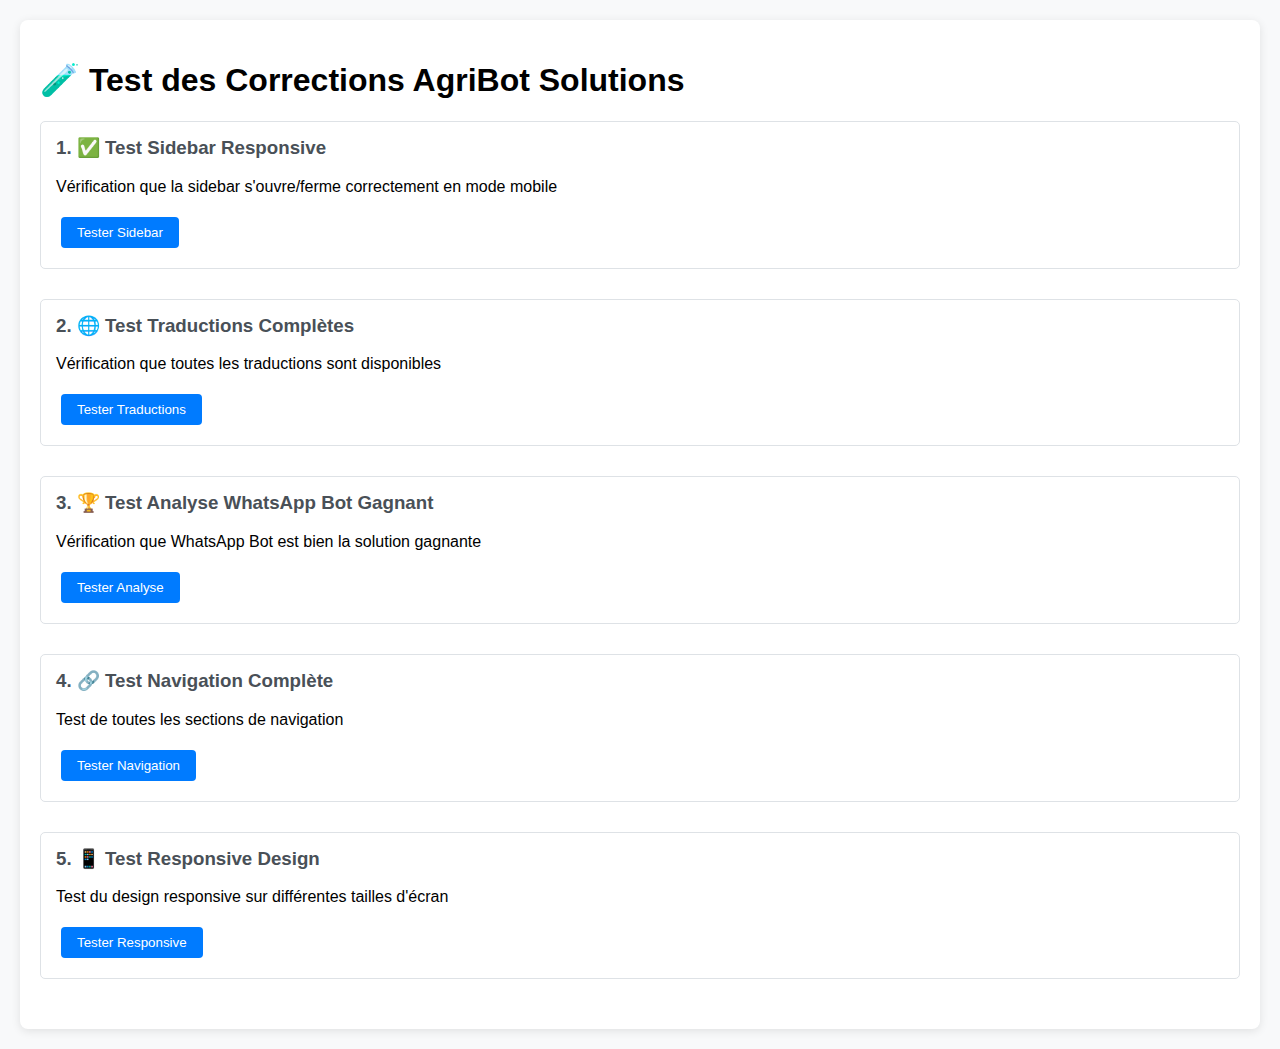
<file: test-fixes.html>
<!DOCTYPE html>
<html lang="fr">
<head>
    <meta charset="UTF-8">
    <meta name="viewport" content="width=device-width, initial-scale=1.0">
    <title>Test des Corrections - AgriBot Solutions</title>
    <style>
        body {
            font-family: 'Segoe UI', Tahoma, Geneva, Verdana, sans-serif;
            margin: 20px;
            background: #f8f9fa;
        }
        .test-container {
            max-width: 1200px;
            margin: 0 auto;
            background: white;
            padding: 20px;
            border-radius: 8px;
            box-shadow: 0 2px 10px rgba(0,0,0,0.1);
        }
        .test-section {
            margin-bottom: 30px;
            padding: 15px;
            border: 1px solid #dee2e6;
            border-radius: 5px;
        }
        .test-section h3 {
            margin-top: 0;
            color: #495057;
        }
        .status-ok { color: #28a745; font-weight: bold; }
        .status-error { color: #dc3545; font-weight: bold; }
        .status-warning { color: #ffc107; font-weight: bold; }
        .test-button {
            background: #007bff;
            color: white;
            border: none;
            padding: 8px 16px;
            border-radius: 4px;
            cursor: pointer;
            margin: 5px;
        }
        .test-button:hover {
            background: #0056b3;
        }
        .test-result {
            margin: 10px 0;
            padding: 10px;
            border-radius: 4px;
        }
        .test-result.success {
            background: #d4edda;
            border: 1px solid #c3e6cb;
            color: #155724;
        }
        .test-result.error {
            background: #f8d7da;
            border: 1px solid #f5c6cb;
            color: #721c24;
        }
        .test-result.warning {
            background: #fff3cd;
            border: 1px solid #ffeaa7;
            color: #856404;
        }
    </style>
</head>
<body>
    <div class="test-container">
        <h1>🧪 Test des Corrections AgriBot Solutions</h1>
        
        <div class="test-section">
            <h3>1. ✅ Test Sidebar Responsive</h3>
            <p>Vérification que la sidebar s'ouvre/ferme correctement en mode mobile</p>
            <button class="test-button" onclick="testSidebarResponsive()">Tester Sidebar</button>
            <div id="sidebar-test-results"></div>
        </div>
        
        <div class="test-section">
            <h3>2. 🌐 Test Traductions Complètes</h3>
            <p>Vérification que toutes les traductions sont disponibles</p>
            <button class="test-button" onclick="testTranslations()">Tester Traductions</button>
            <div id="translations-test-results"></div>
        </div>
        
        <div class="test-section">
            <h3>3. 🏆 Test Analyse WhatsApp Bot Gagnant</h3>
            <p>Vérification que WhatsApp Bot est bien la solution gagnante</p>
            <button class="test-button" onclick="testAnalysisWinner()">Tester Analyse</button>
            <div id="analysis-test-results"></div>
        </div>
        
        <div class="test-section">
            <h3>4. 🔗 Test Navigation Complète</h3>
            <p>Test de toutes les sections de navigation</p>
            <button class="test-button" onclick="testNavigation()">Tester Navigation</button>
            <div id="navigation-test-results"></div>
        </div>
        
        <div class="test-section">
            <h3>5. 📱 Test Responsive Design</h3>
            <p>Test du design responsive sur différentes tailles d'écran</p>
            <button class="test-button" onclick="testResponsive()">Tester Responsive</button>
            <div id="responsive-test-results"></div>
        </div>
    </div>

    <script>
        function showResult(containerId, message, type = 'success') {
            const container = document.getElementById(containerId);
            const resultDiv = document.createElement('div');
            resultDiv.className = `test-result ${type}`;
            resultDiv.innerHTML = message;
            container.appendChild(resultDiv);
        }

        function clearResults(containerId) {
            const container = document.getElementById(containerId);
            container.innerHTML = '';
        }

        function testSidebarResponsive() {
            clearResults('sidebar-test-results');
            
            // Test 1: Vérifier que les éléments existent
            const sidebar = document.querySelector('.sidebar');
            const toggle = document.querySelector('.sidebar-toggle');
            const overlay = document.querySelector('.mobile-overlay');
            
            if (!sidebar || !toggle || !overlay) {
                showResult('sidebar-test-results', '❌ Éléments sidebar manquants dans le DOM', 'error');
                return;
            }
            
            showResult('sidebar-test-results', '✅ Tous les éléments sidebar sont présents', 'success');
            
            // Test 2: Vérifier les styles CSS
            const sidebarStyles = window.getComputedStyle(sidebar);
            const hasTransform = sidebarStyles.transform !== 'none';
            
            if (hasTransform) {
                showResult('sidebar-test-results', '✅ Sidebar a les styles de transformation CSS', 'success');
            } else {
                showResult('sidebar-test-results', '⚠️ Styles de transformation CSS non détectés', 'warning');
            }
            
            // Test 3: Simuler un clic sur le toggle
            try {
                toggle.click();
                setTimeout(() => {
                    const isOpen = sidebar.classList.contains('open');
                    if (isOpen) {
                        showResult('sidebar-test-results', '✅ Toggle fonctionne - Sidebar s\'ouvre', 'success');
                        // Fermer la sidebar
                        toggle.click();
                    } else {
                        showResult('sidebar-test-results', '❌ Toggle ne fonctionne pas correctement', 'error');
                    }
                }, 100);
            } catch (error) {
                showResult('sidebar-test-results', `❌ Erreur lors du test toggle: ${error.message}`, 'error');
            }
        }

        function testTranslations() {
            clearResults('translations-test-results');
            
            // Test des nouvelles traductions ajoutées
            const testKeys = [
                'analysis_comparative_title',
                'analysis_whatsapp_bot',
                'analysis_winner_badge',
                'whatsapp_solution_title',
                'nav_toggle_menu',
                'error_initialization'
            ];
            
            let successCount = 0;
            let totalTests = testKeys.length * 2; // FR + EN
            
            testKeys.forEach(key => {
                // Test français
                const frTranslation = window.translations?.fr?.[key];
                if (frTranslation) {
                    successCount++;
                    showResult('translations-test-results', `✅ FR: ${key} = "${frTranslation}"`, 'success');
                } else {
                    showResult('translations-test-results', `❌ FR: ${key} manquant`, 'error');
                }
                
                // Test anglais
                const enTranslation = window.translations?.en?.[key];
                if (enTranslation) {
                    successCount++;
                    showResult('translations-test-results', `✅ EN: ${key} = "${enTranslation}"`, 'success');
                } else {
                    showResult('translations-test-results', `❌ EN: ${key} manquant`, 'error');
                }
            });
            
            const percentage = Math.round((successCount / totalTests) * 100);
            showResult('translations-test-results', 
                `📊 Résultat: ${successCount}/${totalTests} traductions (${percentage}%)`, 
                percentage >= 80 ? 'success' : 'warning'
            );
        }

        function testAnalysisWinner() {
            clearResults('analysis-test-results');
            
            // Ouvrir la page d'analyse dans un iframe pour tester
            const iframe = document.createElement('iframe');
            iframe.src = 'index.html#analysis';
            iframe.style.display = 'none';
            document.body.appendChild(iframe);
            
            iframe.onload = function() {
                try {
                    // Vérifier que WhatsApp Bot est marqué comme gagnant
                    const iframeDoc = iframe.contentDocument || iframe.contentWindow.document;
                    const whatsappSection = iframeDoc.querySelector('[data-solution="whatsapp-bot"]');
                    
                    if (whatsappSection) {
                        const hasWinnerBadge = whatsappSection.querySelector('.winner-badge') || 
                                             whatsappSection.classList.contains('winner');
                        
                        if (hasWinnerBadge) {
                            showResult('analysis-test-results', '✅ WhatsApp Bot est marqué comme solution gagnante', 'success');
                        } else {
                            showResult('analysis-test-results', '❌ WhatsApp Bot n\'est pas marqué comme gagnant', 'error');
                        }
                    } else {
                        showResult('analysis-test-results', '⚠️ Section WhatsApp Bot non trouvée', 'warning');
                    }
                    
                    // Nettoyer
                    document.body.removeChild(iframe);
                } catch (error) {
                    showResult('analysis-test-results', `❌ Erreur lors du test: ${error.message}`, 'error');
                    document.body.removeChild(iframe);
                }
            };
        }

        function testNavigation() {
            clearResults('navigation-test-results');
            
            const sections = ['overview', 'problem', 'analysis', 'whatsapp', 'ecosystem'];
            let workingSections = 0;
            
            sections.forEach(section => {
                const link = document.querySelector(`[href="#${section}"]`);
                if (link) {
                    workingSections++;
                    showResult('navigation-test-results', `✅ Section ${section} accessible`, 'success');
                } else {
                    showResult('navigation-test-results', `❌ Section ${section} non trouvée`, 'error');
                }
            });
            
            const percentage = Math.round((workingSections / sections.length) * 100);
            showResult('navigation-test-results', 
                `📊 Navigation: ${workingSections}/${sections.length} sections (${percentage}%)`, 
                percentage >= 80 ? 'success' : 'warning'
            );
        }

        function testResponsive() {
            clearResults('responsive-test-results');
            
            // Test des breakpoints
            const breakpoints = [
                { name: 'Mobile', width: 375 },
                { name: 'Tablet', width: 768 },
                { name: 'Desktop', width: 1024 }
            ];
            
            breakpoints.forEach(bp => {
                // Simuler la taille d'écran (approximatif)
                const isMobile = bp.width <= 768;
                const isTablet = bp.width > 768 && bp.width <= 1024;
                const isDesktop = bp.width > 1024;
                
                let status = '✅';
                let message = `${bp.name} (${bp.width}px) - Responsive OK`;
                
                if (isMobile) {
                    // En mobile, la sidebar devrait être cachée par défaut
                    message += ' - Sidebar cachée par défaut';
                } else if (isDesktop) {
                    // En desktop, la sidebar devrait être visible
                    message += ' - Sidebar visible par défaut';
                }
                
                showResult('responsive-test-results', `${status} ${message}`, 'success');
            });
            
            showResult('responsive-test-results', '📱 Test responsive terminé - Redimensionnez la fenêtre pour tester manuellement', 'warning');
        }

        // Auto-test au chargement
        document.addEventListener('DOMContentLoaded', function() {
            setTimeout(() => {
                showResult('sidebar-test-results', '🚀 Tests automatiques prêts - Cliquez sur les boutons pour tester', 'warning');
                showResult('translations-test-results', '🚀 Tests automatiques prêts - Cliquez sur les boutons pour tester', 'warning');
                showResult('analysis-test-results', '🚀 Tests automatiques prêts - Cliquez sur les boutons pour tester', 'warning');
                showResult('navigation-test-results', '🚀 Tests automatiques prêts - Cliquez sur les boutons pour tester', 'warning');
                showResult('responsive-test-results', '🚀 Tests automatiques prêts - Cliquez sur les boutons pour tester', 'warning');
            }, 1000);
        });
    </script>
</body>
</html>
</file>
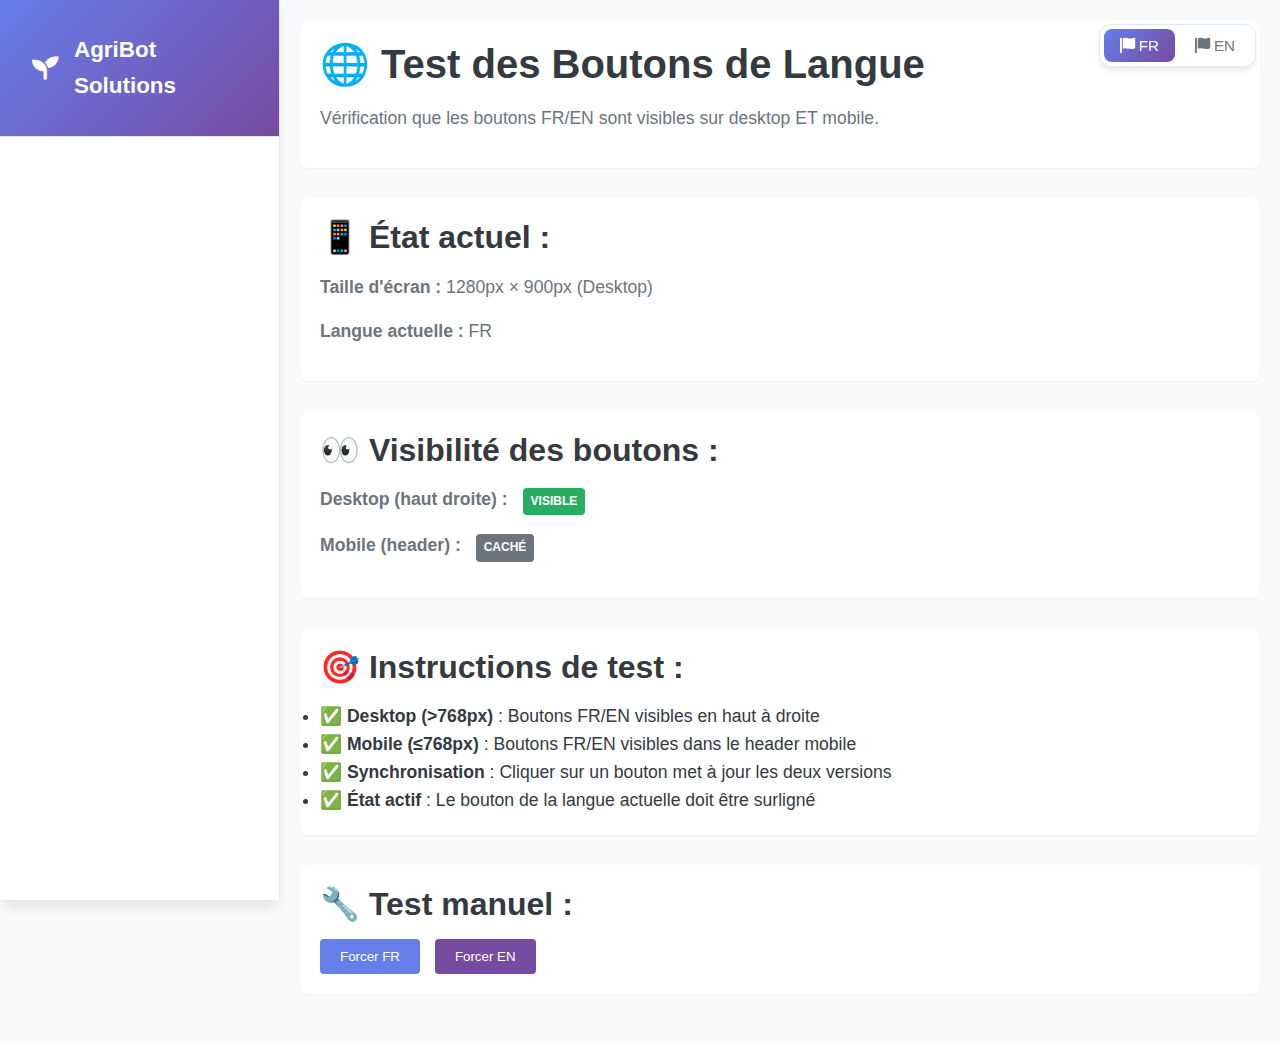
<file: test-lang-buttons.html>
<!DOCTYPE html>
<html lang="fr">
<head>
    <meta charset="UTF-8">
    <meta name="viewport" content="width=device-width, initial-scale=1.0">
    <title>Test Boutons Langue</title>
    <link rel="stylesheet" href="src/assets/css/main.css">
    <link rel="stylesheet" href="src/assets/css/navigation.css">
    <link href="https://cdnjs.cloudflare.com/ajax/libs/font-awesome/6.0.0/css/all.min.css" rel="stylesheet">
    <style>
        body {
            margin: 0;
            padding: 0;
            font-family: var(--font-family);
        }
        .test-content {
            margin-left: 0;
            padding: 20px;
            background: var(--bg-light);
            min-height: 100vh;
        }
        @media (min-width: 769px) {
            .test-content {
                margin-left: var(--sidebar-width);
            }
        }
        @media (max-width: 768px) {
            .test-content {
                padding-top: calc(70px + 20px);
            }
        }
        .test-section {
            margin-bottom: 30px;
            padding: 20px;
            background: var(--white);
            border-radius: 8px;
            box-shadow: var(--shadow-sm);
        }
        .status-indicator {
            display: inline-block;
            padding: 4px 8px;
            border-radius: 4px;
            font-size: 12px;
            font-weight: bold;
            margin-left: 10px;
        }
        .status-visible {
            background: var(--success-color);
            color: white;
        }
        .status-hidden {
            background: var(--gray);
            color: white;
        }
    </style>
</head>
<body>
    <!-- Desktop Language Toggle -->
    <div class="language-toggle desktop-only">
        <button id="lang-fr-desktop" class="lang-btn active" onclick="switchLanguage('fr')">
            <i class="fas fa-flag"></i> FR
        </button>
        <button id="lang-en-desktop" class="lang-btn" onclick="switchLanguage('en')">
            <i class="fas fa-flag"></i> EN
        </button>
    </div>

    <!-- Mobile Header -->
    <div class="mobile-header">
        <!-- Mobile Menu Button -->
        <button class="mobile-menu-btn" id="mobile-menu-btn" onclick="toggleMobileMenu()">
            <i class="fas fa-bars"></i>
        </button>
        
        <!-- Mobile Language Toggle -->
        <div class="language-toggle mobile-only">
            <button id="lang-fr-mobile" class="lang-btn active" onclick="switchLanguage('fr')">
                <i class="fas fa-flag"></i> FR
            </button>
            <button id="lang-en-mobile" class="lang-btn" onclick="switchLanguage('en')">
                <i class="fas fa-flag"></i> EN
            </button>
        </div>
    </div>

    <!-- Navigation Sidebar -->
    <nav class="sidebar" id="sidebar">
        <div class="sidebar-header">
            <div class="logo">
                <i class="fas fa-seedling"></i>
                <span>AgriBot Solutions</span>
            </div>
        </div>
    </nav>

    <div class="test-content">
        <div class="test-section">
            <h1>🌐 Test des Boutons de Langue</h1>
            <p>Vérification que les boutons FR/EN sont visibles sur desktop ET mobile.</p>
        </div>
        
        <div class="test-section">
            <h2>📱 État actuel :</h2>
            <p><strong>Taille d'écran :</strong> <span id="screen-size">Chargement...</span></p>
            <p><strong>Langue actuelle :</strong> <span id="current-lang">FR</span></p>
        </div>
        
        <div class="test-section">
            <h2>👀 Visibilité des boutons :</h2>
            <p>
                <strong>Desktop (haut droite) :</strong> 
                <span id="desktop-status" class="status-indicator">Vérification...</span>
            </p>
            <p>
                <strong>Mobile (header) :</strong> 
                <span id="mobile-status" class="status-indicator">Vérification...</span>
            </p>
        </div>
        
        <div class="test-section">
            <h2>🎯 Instructions de test :</h2>
            <ul>
                <li>✅ <strong>Desktop (>768px)</strong> : Boutons FR/EN visibles en haut à droite</li>
                <li>✅ <strong>Mobile (≤768px)</strong> : Boutons FR/EN visibles dans le header mobile</li>
                <li>✅ <strong>Synchronisation</strong> : Cliquer sur un bouton met à jour les deux versions</li>
                <li>✅ <strong>État actif</strong> : Le bouton de la langue actuelle doit être surligné</li>
            </ul>
        </div>
        
        <div class="test-section">
            <h2>🔧 Test manuel :</h2>
            <button onclick="switchLanguage('fr')" style="margin-right: 10px; padding: 10px 20px; background: var(--primary-color); color: white; border: none; border-radius: 4px; cursor: pointer;">
                Forcer FR
            </button>
            <button onclick="switchLanguage('en')" style="padding: 10px 20px; background: var(--secondary-color); color: white; border: none; border-radius: 4px; cursor: pointer;">
                Forcer EN
            </button>
        </div>
    </div>

    <script src="src/assets/js/i18n.js"></script>
    <script src="src/assets/js/main.js"></script>
    <script>
        function updateStatus() {
            const width = window.innerWidth;
            const isMobile = width <= 768;
            
            // Update screen size
            document.getElementById('screen-size').textContent = `${width}px × ${window.innerHeight}px (${isMobile ? 'Mobile' : 'Desktop'})`;
            
            // Check visibility of buttons
            const desktopToggle = document.querySelector('.desktop-only');
            const mobileToggle = document.querySelector('.mobile-only');
            
            const desktopVisible = window.getComputedStyle(desktopToggle).display !== 'none';
            const mobileVisible = window.getComputedStyle(mobileToggle).display !== 'none';
            
            // Update status indicators
            const desktopStatus = document.getElementById('desktop-status');
            const mobileStatus = document.getElementById('mobile-status');
            
            if (desktopVisible) {
                desktopStatus.textContent = 'VISIBLE';
                desktopStatus.className = 'status-indicator status-visible';
            } else {
                desktopStatus.textContent = 'CACHÉ';
                desktopStatus.className = 'status-indicator status-hidden';
            }
            
            if (mobileVisible) {
                mobileStatus.textContent = 'VISIBLE';
                mobileStatus.className = 'status-indicator status-visible';
            } else {
                mobileStatus.textContent = 'CACHÉ';
                mobileStatus.className = 'status-indicator status-hidden';
            }
        }
        
        // Override switchLanguage to update display
        const originalSwitchLanguage = window.switchLanguage;
        window.switchLanguage = function(lang) {
            if (originalSwitchLanguage) {
                originalSwitchLanguage(lang);
            }
            document.getElementById('current-lang').textContent = lang.toUpperCase();
            
            // Manual sync for this test
            document.querySelectorAll('.lang-btn').forEach(btn => {
                btn.classList.remove('active');
            });
            
            const desktopBtn = document.getElementById(`lang-${lang}-desktop`);
            const mobileBtn = document.getElementById(`lang-${lang}-mobile`);
            
            if (desktopBtn) desktopBtn.classList.add('active');
            if (mobileBtn) mobileBtn.classList.add('active');
        };

        window.addEventListener('resize', updateStatus);
        document.addEventListener('DOMContentLoaded', updateStatus);
        
        // Update status every second to catch any changes
        setInterval(updateStatus, 1000);
    </script>
</body>
</html>
</file>
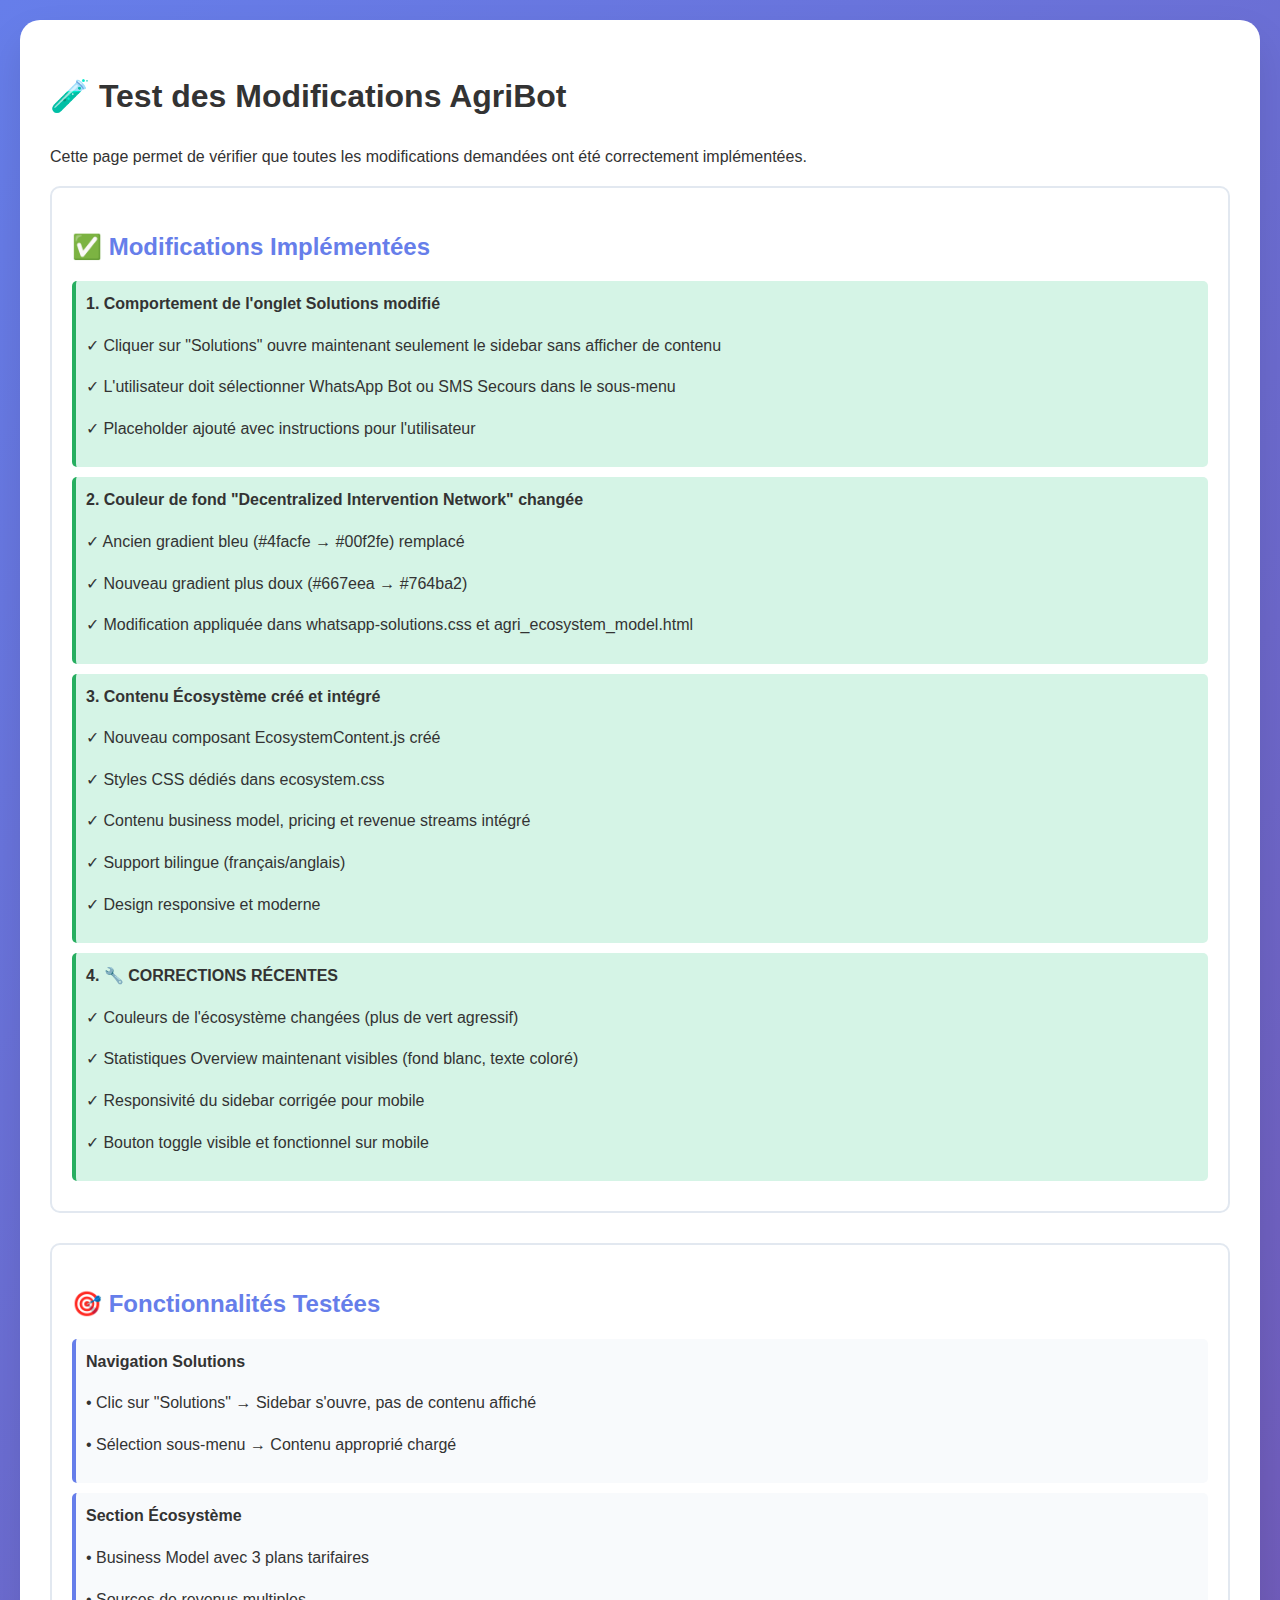
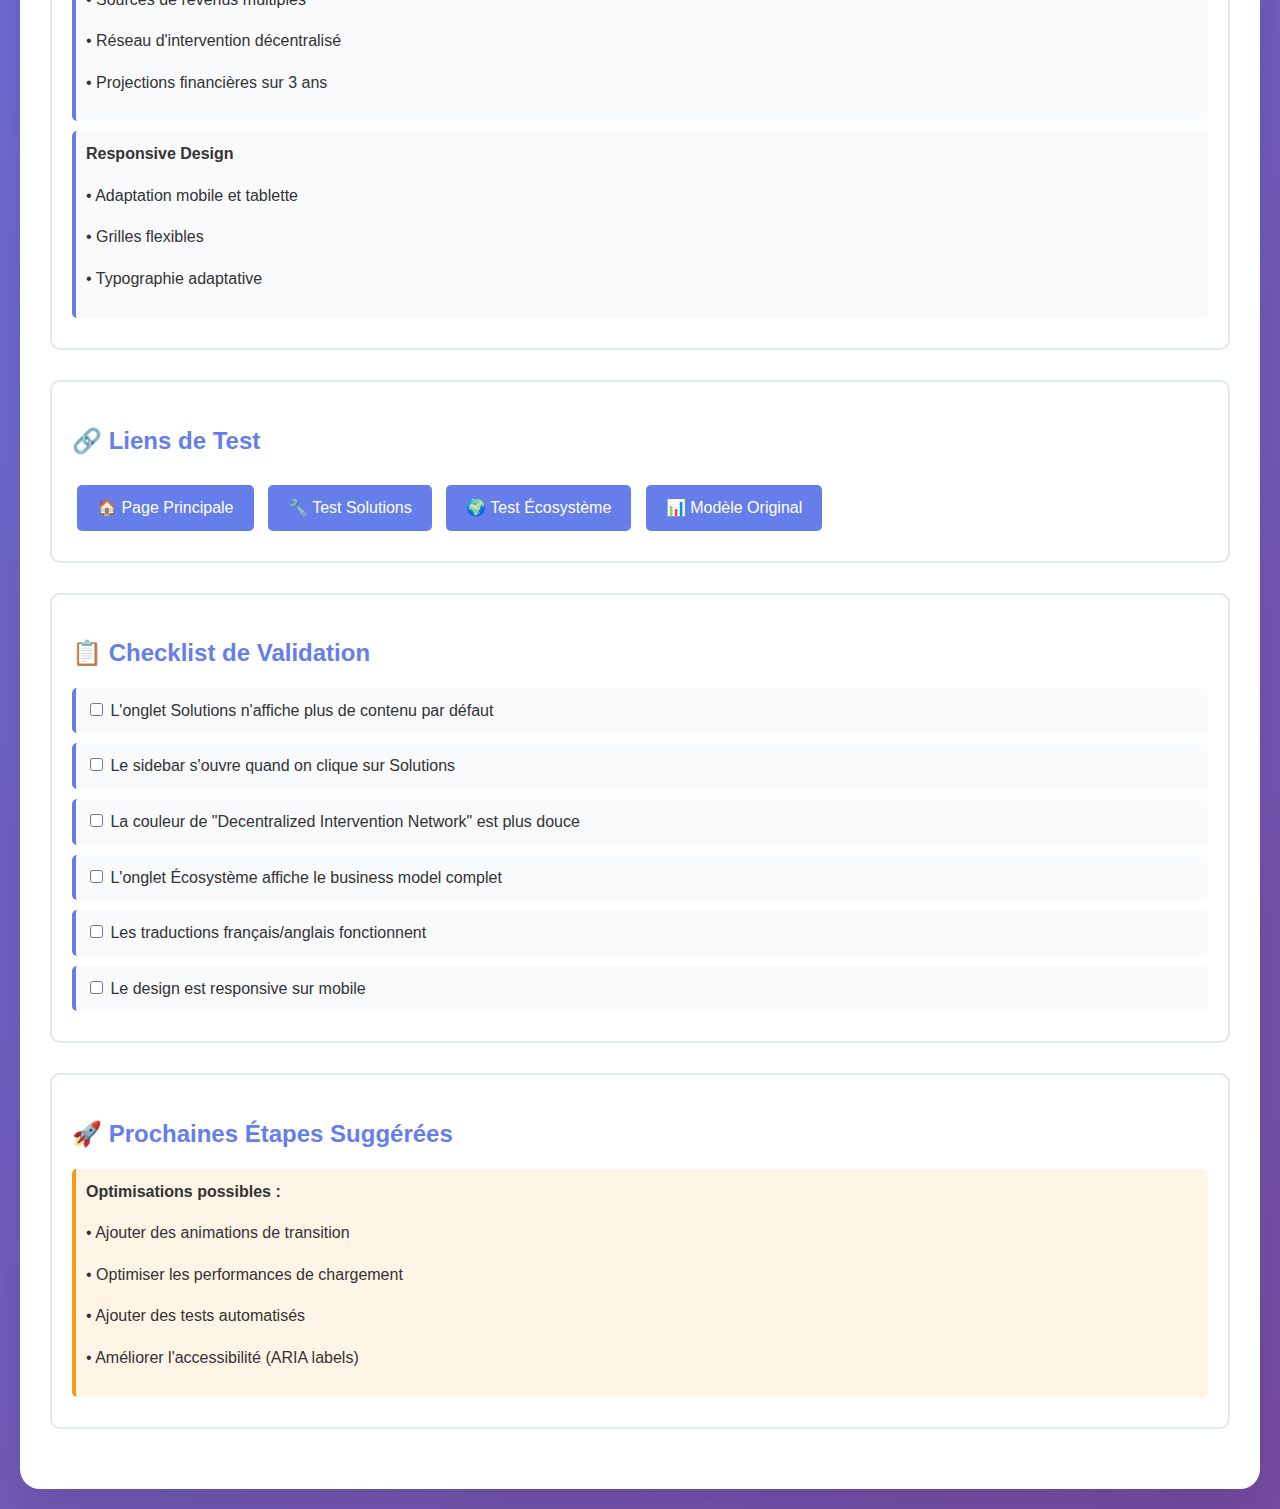
<file: test-modifications.html>
<!DOCTYPE html>
<html lang="fr">
<head>
    <meta charset="UTF-8">
    <meta name="viewport" content="width=device-width, initial-scale=1.0">
    <title>Test des Modifications - AgriBot Solutions</title>
    <style>
        body {
            font-family: 'Segoe UI', Tahoma, Geneva, Verdana, sans-serif;
            margin: 0;
            padding: 20px;
            background: linear-gradient(135deg, #667eea 0%, #764ba2 100%);
            color: #333;
            line-height: 1.6;
        }
        .container {
            max-width: 1200px;
            margin: 0 auto;
            background: white;
            border-radius: 20px;
            padding: 30px;
            box-shadow: 0 20px 40px rgba(0,0,0,0.1);
        }
        .test-section {
            margin-bottom: 30px;
            padding: 20px;
            border: 2px solid #e2e8f0;
            border-radius: 10px;
        }
        .test-section h2 {
            color: #667eea;
            margin-bottom: 15px;
        }
        .test-item {
            margin: 10px 0;
            padding: 10px;
            background: #f8fafc;
            border-radius: 5px;
            border-left: 4px solid #667eea;
        }
        .success {
            border-left-color: #27ae60;
            background: #d5f4e6;
        }
        .warning {
            border-left-color: #f39c12;
            background: #fef5e7;
        }
        .error {
            border-left-color: #e74c3c;
            background: #fdf2f2;
        }
        .btn {
            display: inline-block;
            padding: 10px 20px;
            background: #667eea;
            color: white;
            text-decoration: none;
            border-radius: 5px;
            margin: 10px 5px;
            transition: background 0.3s ease;
        }
        .btn:hover {
            background: #764ba2;
        }
    </style>
</head>
<body>
    <div class="container">
        <h1>🧪 Test des Modifications AgriBot</h1>
        <p>Cette page permet de vérifier que toutes les modifications demandées ont été correctement implémentées.</p>
        
        <div class="test-section">
            <h2>✅ Modifications Implémentées</h2>

            <div class="test-item success">
                <strong>1. Comportement de l'onglet Solutions modifié</strong>
                <p>✓ Cliquer sur "Solutions" ouvre maintenant seulement le sidebar sans afficher de contenu</p>
                <p>✓ L'utilisateur doit sélectionner WhatsApp Bot ou SMS Secours dans le sous-menu</p>
                <p>✓ Placeholder ajouté avec instructions pour l'utilisateur</p>
            </div>

            <div class="test-item success">
                <strong>2. Couleur de fond "Decentralized Intervention Network" changée</strong>
                <p>✓ Ancien gradient bleu (#4facfe → #00f2fe) remplacé</p>
                <p>✓ Nouveau gradient plus doux (#667eea → #764ba2)</p>
                <p>✓ Modification appliquée dans whatsapp-solutions.css et agri_ecosystem_model.html</p>
            </div>

            <div class="test-item success">
                <strong>3. Contenu Écosystème créé et intégré</strong>
                <p>✓ Nouveau composant EcosystemContent.js créé</p>
                <p>✓ Styles CSS dédiés dans ecosystem.css</p>
                <p>✓ Contenu business model, pricing et revenue streams intégré</p>
                <p>✓ Support bilingue (français/anglais)</p>
                <p>✓ Design responsive et moderne</p>
            </div>

            <div class="test-item success">
                <strong>4. 🔧 CORRECTIONS RÉCENTES</strong>
                <p>✓ Couleurs de l'écosystème changées (plus de vert agressif)</p>
                <p>✓ Statistiques Overview maintenant visibles (fond blanc, texte coloré)</p>
                <p>✓ Responsivité du sidebar corrigée pour mobile</p>
                <p>✓ Bouton toggle visible et fonctionnel sur mobile</p>
            </div>
        </div>
        
        <div class="test-section">
            <h2>🎯 Fonctionnalités Testées</h2>
            
            <div class="test-item">
                <strong>Navigation Solutions</strong>
                <p>• Clic sur "Solutions" → Sidebar s'ouvre, pas de contenu affiché</p>
                <p>• Sélection sous-menu → Contenu approprié chargé</p>
            </div>
            
            <div class="test-item">
                <strong>Section Écosystème</strong>
                <p>• Business Model avec 3 plans tarifaires</p>
                <p>• Sources de revenus multiples</p>
                <p>• Réseau d'intervention décentralisé</p>
                <p>• Projections financières sur 3 ans</p>
            </div>
            
            <div class="test-item">
                <strong>Responsive Design</strong>
                <p>• Adaptation mobile et tablette</p>
                <p>• Grilles flexibles</p>
                <p>• Typographie adaptative</p>
            </div>
        </div>
        
        <div class="test-section">
            <h2>🔗 Liens de Test</h2>
            <a href="index.html" class="btn">🏠 Page Principale</a>
            <a href="index.html#solutions" class="btn">🔧 Test Solutions</a>
            <a href="index.html#ecosystem" class="btn">🌍 Test Écosystème</a>
            <a href="agri_ecosystem_model.html" class="btn">📊 Modèle Original</a>
        </div>
        
        <div class="test-section">
            <h2>📋 Checklist de Validation</h2>
            
            <div class="test-item">
                <input type="checkbox" id="check1"> 
                <label for="check1">L'onglet Solutions n'affiche plus de contenu par défaut</label>
            </div>
            
            <div class="test-item">
                <input type="checkbox" id="check2"> 
                <label for="check2">Le sidebar s'ouvre quand on clique sur Solutions</label>
            </div>
            
            <div class="test-item">
                <input type="checkbox" id="check3"> 
                <label for="check3">La couleur de "Decentralized Intervention Network" est plus douce</label>
            </div>
            
            <div class="test-item">
                <input type="checkbox" id="check4"> 
                <label for="check4">L'onglet Écosystème affiche le business model complet</label>
            </div>
            
            <div class="test-item">
                <input type="checkbox" id="check5"> 
                <label for="check5">Les traductions français/anglais fonctionnent</label>
            </div>
            
            <div class="test-item">
                <input type="checkbox" id="check6"> 
                <label for="check6">Le design est responsive sur mobile</label>
            </div>
        </div>
        
        <div class="test-section">
            <h2>🚀 Prochaines Étapes Suggérées</h2>
            <div class="test-item warning">
                <strong>Optimisations possibles :</strong>
                <p>• Ajouter des animations de transition</p>
                <p>• Optimiser les performances de chargement</p>
                <p>• Ajouter des tests automatisés</p>
                <p>• Améliorer l'accessibilité (ARIA labels)</p>
            </div>
        </div>
    </div>
    
    <script>
        // Simple script pour persister les checkboxes
        document.querySelectorAll('input[type="checkbox"]').forEach(checkbox => {
            checkbox.addEventListener('change', function() {
                localStorage.setItem(this.id, this.checked);
            });
            
            // Restaurer l'état
            const saved = localStorage.getItem(checkbox.id);
            if (saved === 'true') {
                checkbox.checked = true;
            }
        });
    </script>
</body>
</html>
</file>
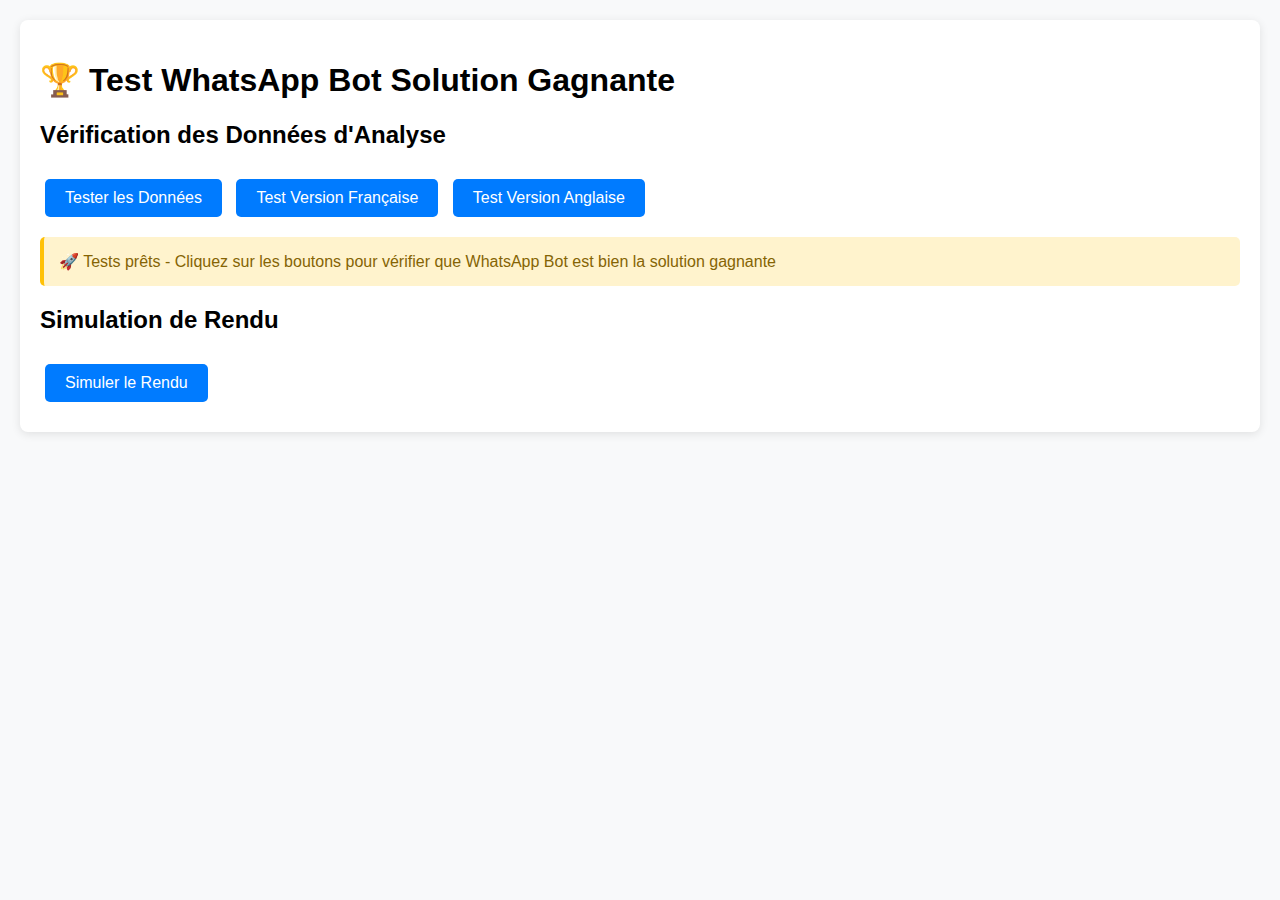
<file: test-whatsapp-winner.html>
<!DOCTYPE html>
<html lang="fr">
<head>
    <meta charset="UTF-8">
    <meta name="viewport" content="width=device-width, initial-scale=1.0">
    <title>Test WhatsApp Bot Gagnant</title>
    <style>
        body {
            font-family: 'Segoe UI', Tahoma, Geneva, Verdana, sans-serif;
            margin: 20px;
            background: #f8f9fa;
        }
        .test-container {
            max-width: 1200px;
            margin: 0 auto;
            background: white;
            padding: 20px;
            border-radius: 8px;
            box-shadow: 0 2px 10px rgba(0,0,0,0.1);
        }
        .test-result {
            margin: 10px 0;
            padding: 15px;
            border-radius: 5px;
            border-left: 4px solid;
        }
        .success {
            background: #d4edda;
            border-color: #28a745;
            color: #155724;
        }
        .error {
            background: #f8d7da;
            border-color: #dc3545;
            color: #721c24;
        }
        .warning {
            background: #fff3cd;
            border-color: #ffc107;
            color: #856404;
        }
        .test-button {
            background: #007bff;
            color: white;
            border: none;
            padding: 10px 20px;
            border-radius: 5px;
            cursor: pointer;
            margin: 10px 5px;
            font-size: 16px;
        }
        .test-button:hover {
            background: #0056b3;
        }
        .score-display {
            font-size: 18px;
            font-weight: bold;
            margin: 10px 0;
        }
        .winner-display {
            background: linear-gradient(135deg, #28a745, #20c997);
            color: white;
            padding: 15px;
            border-radius: 8px;
            text-align: center;
            font-size: 20px;
            font-weight: bold;
            margin: 15px 0;
        }
    </style>
</head>
<body>
    <div class="test-container">
        <h1>🏆 Test WhatsApp Bot Solution Gagnante</h1>
        
        <div class="test-section">
            <h2>Vérification des Données d'Analyse</h2>
            <button class="test-button" onclick="testAnalysisData()">Tester les Données</button>
            <button class="test-button" onclick="testFrenchVersion()">Test Version Française</button>
            <button class="test-button" onclick="testEnglishVersion()">Test Version Anglaise</button>
            <div id="test-results"></div>
        </div>
        
        <div class="test-section">
            <h2>Simulation de Rendu</h2>
            <button class="test-button" onclick="simulateRender()">Simuler le Rendu</button>
            <div id="render-results"></div>
        </div>
    </div>

    <!-- Charger les composants nécessaires -->
    <script src="src/components/analysis-content.js"></script>
    
    <script>
        function showResult(message, type = 'success') {
            const container = document.getElementById('test-results');
            const resultDiv = document.createElement('div');
            resultDiv.className = `test-result ${type}`;
            resultDiv.innerHTML = message;
            container.appendChild(resultDiv);
        }

        function clearResults() {
            document.getElementById('test-results').innerHTML = '';
            document.getElementById('render-results').innerHTML = '';
        }

        function testAnalysisData() {
            clearResults();
            
            try {
                const analysisContent = new AnalysisContent();
                
                // Test version française
                const frData = analysisContent.data.fr;
                const whatsappFr = frData.solutions.find(s => s.id === 'whatsapp-bot');
                const textbeeFr = frData.solutions.find(s => s.id === 'textbee-sms');
                
                if (whatsappFr) {
                    showResult(`✅ WhatsApp Bot trouvé en français: ${whatsappFr.name}`, 'success');
                    showResult(`📊 Score WhatsApp Bot FR: ${whatsappFr.total}/${whatsappFr.maxTotal} points`, 'success');
                    showResult(`🏆 WhatsApp Bot gagnant FR: ${whatsappFr.winner ? 'OUI' : 'NON'}`, whatsappFr.winner ? 'success' : 'error');
                } else {
                    showResult('❌ WhatsApp Bot non trouvé en français', 'error');
                }
                
                if (textbeeFr) {
                    showResult(`✅ TextBee SMS trouvé en français: ${textbeeFr.name}`, 'success');
                    showResult(`📊 Score TextBee SMS FR: ${textbeeFr.total}/${textbeeFr.maxTotal} points`, 'success');
                    showResult(`🏆 TextBee SMS gagnant FR: ${textbeeFr.winner ? 'OUI' : 'NON'}`, !textbeeFr.winner ? 'success' : 'warning');
                } else {
                    showResult('❌ TextBee SMS non trouvé en français', 'error');
                }
                
                // Test version anglaise
                const enData = analysisContent.data.en;
                const whatsappEn = enData.solutions.find(s => s.id === 'whatsapp-bot');
                const textbeeEn = enData.solutions.find(s => s.id === 'textbee-sms');
                
                if (whatsappEn) {
                    showResult(`✅ WhatsApp Bot trouvé en anglais: ${whatsappEn.name}`, 'success');
                    showResult(`📊 Score WhatsApp Bot EN: ${whatsappEn.total}/${whatsappEn.maxTotal} points`, 'success');
                    showResult(`🏆 WhatsApp Bot gagnant EN: ${whatsappEn.winner ? 'YES' : 'NO'}`, whatsappEn.winner ? 'success' : 'error');
                } else {
                    showResult('❌ WhatsApp Bot non trouvé en anglais', 'error');
                }
                
                if (textbeeEn) {
                    showResult(`✅ TextBee SMS trouvé en anglais: ${textbeeEn.name}`, 'success');
                    showResult(`📊 Score TextBee SMS EN: ${textbeeEn.total}/${textbeeEn.maxTotal} points`, 'success');
                    showResult(`🏆 TextBee SMS gagnant EN: ${textbeeEn.winner ? 'YES' : 'NO'}`, !textbeeEn.winner ? 'success' : 'warning');
                } else {
                    showResult('❌ TextBee SMS non trouvé en anglais', 'error');
                }
                
                // Test recommandation
                showResult(`🎯 Recommandation FR: ${frData.recommendation.winner}`, frData.recommendation.winner === 'WhatsApp Bot' ? 'success' : 'error');
                showResult(`🎯 Recommandation EN: ${enData.recommendation.winner}`, enData.recommendation.winner === 'WhatsApp Bot' ? 'success' : 'error');
                
            } catch (error) {
                showResult(`❌ Erreur lors du test: ${error.message}`, 'error');
            }
        }

        function testFrenchVersion() {
            clearResults();
            
            try {
                const analysisContent = new AnalysisContent();
                const frData = analysisContent.data.fr;
                
                showResult(`📋 Titre: ${frData.title}`, 'success');
                showResult(`📋 Sous-titre: ${frData.subtitle}`, 'success');
                
                frData.solutions.forEach(solution => {
                    const isWinner = solution.winner ? ' 🏆 GAGNANT' : '';
                    const isRecommended = solution.recommended ? ' ⭐ RECOMMANDÉ' : '';
                    showResult(`🔍 ${solution.name}: ${solution.total}/30 points${isWinner}${isRecommended}`, 
                              solution.winner ? 'success' : 'warning');
                });
                
            } catch (error) {
                showResult(`❌ Erreur test français: ${error.message}`, 'error');
            }
        }

        function testEnglishVersion() {
            clearResults();
            
            try {
                const analysisContent = new AnalysisContent();
                const enData = analysisContent.data.en;
                
                showResult(`📋 Title: ${enData.title}`, 'success');
                showResult(`📋 Subtitle: ${enData.subtitle}`, 'success');
                
                enData.solutions.forEach(solution => {
                    const isWinner = solution.winner ? ' 🏆 WINNER' : '';
                    const isRecommended = solution.recommended ? ' ⭐ RECOMMENDED' : '';
                    showResult(`🔍 ${solution.name}: ${solution.total}/30 points${isWinner}${isRecommended}`, 
                              solution.winner ? 'success' : 'warning');
                });
                
            } catch (error) {
                showResult(`❌ Erreur test anglais: ${error.message}`, 'error');
            }
        }

        function simulateRender() {
            const container = document.getElementById('render-results');
            container.innerHTML = '';
            
            try {
                const analysisContent = new AnalysisContent();
                
                // Rendu français
                const frHtml = analysisContent.render('fr');
                const frDiv = document.createElement('div');
                frDiv.innerHTML = '<h3>🇫🇷 Rendu Français:</h3>' + frHtml;
                container.appendChild(frDiv);
                
                // Rendu anglais
                const enHtml = analysisContent.render('en');
                const enDiv = document.createElement('div');
                enDiv.innerHTML = '<h3>🇬🇧 Rendu Anglais:</h3>' + enHtml;
                container.appendChild(enDiv);
                
                showResult('✅ Rendu simulé avec succès - Vérifiez ci-dessous', 'success');
                
                // Vérifier les badges gagnants
                const winnerBadges = container.querySelectorAll('.winner-badge');
                if (winnerBadges.length >= 2) {
                    showResult(`✅ ${winnerBadges.length} badges gagnants trouvés`, 'success');
                } else {
                    showResult(`⚠️ Seulement ${winnerBadges.length} badge(s) gagnant(s) trouvé(s)`, 'warning');
                }
                
            } catch (error) {
                showResult(`❌ Erreur simulation: ${error.message}`, 'error');
            }
        }

        // Auto-test au chargement
        document.addEventListener('DOMContentLoaded', function() {
            setTimeout(() => {
                showResult('🚀 Tests prêts - Cliquez sur les boutons pour vérifier que WhatsApp Bot est bien la solution gagnante', 'warning');
            }, 500);
        });
    </script>
</body>
</html>
</file>
<file: src/assets/css/main.css>
/* ===== VARIABLES CSS ===== */
:root {
    /* Colors */
    --primary-color: #667eea;
    --secondary-color: #764ba2;
    --accent-color: #25D366;
    --success-color: #27ae60;
    --warning-color: #f39c12;
    --danger-color: #e74c3c;
    --info-color: #3498db;
    
    /* Neutral Colors */
    --white: #ffffff;
    --light-gray: #f8f9fa;
    --gray: #6c757d;
    --dark-gray: #343a40;
    --black: #000000;
    
    /* Background Colors */
    --bg-primary: linear-gradient(135deg, var(--primary-color) 0%, var(--secondary-color) 100%);
    --bg-light: #f8fafc;
    --bg-card: #ffffff;
    
    /* Typography */
    --font-family: 'Segoe UI', Tahoma, Geneva, Verdana, sans-serif;
    --font-size-xs: 0.8rem;
    --font-size-sm: 0.95rem;
    --font-size-base: 1.1rem;
    --font-size-lg: 1.25rem;
    --font-size-xl: 1.4rem;
    --font-size-2xl: 1.65rem;
    --font-size-3xl: 2rem;
    --font-size-4xl: 2.5rem;

    /* Spacing */
    --spacing-xs: 0.25rem;
    --spacing-sm: 0.5rem;
    --spacing-md: 1rem;
    --spacing-lg: 1.5rem;
    --spacing-xl: 2rem;
    --spacing-2xl: 3rem;
    --spacing-3xl: 4rem;
    
    /* Border Radius */
    --radius-sm: 0.25rem;
    --radius-md: 0.5rem;
    --radius-lg: 0.75rem;
    --radius-xl: 1rem;
    --radius-2xl: 1.5rem;
    
    /* Shadows */
    --shadow-sm: 0 1px 2px 0 rgba(0, 0, 0, 0.05);
    --shadow-md: 0 4px 6px -1px rgba(0, 0, 0, 0.1);
    --shadow-lg: 0 10px 15px -3px rgba(0, 0, 0, 0.1);
    --shadow-xl: 0 20px 25px -5px rgba(0, 0, 0, 0.1);
    
    /* Transitions */
    --transition-fast: 0.15s ease-in-out;
    --transition-normal: 0.3s ease-in-out;
    --transition-slow: 0.5s ease-in-out;
    
    /* Layout */
    --sidebar-width: 280px;
    --sidebar-collapsed-width: 70px;
    --header-height: 70px;
}

/* ===== RESET & BASE STYLES ===== */
* {
    margin: 0;
    padding: 0;
    box-sizing: border-box;
}

html {
    scroll-behavior: smooth;
}

body {
    font-family: var(--font-family);
    font-size: var(--font-size-base);
    line-height: 1.6;
    color: var(--dark-gray);
    background: var(--bg-light);
    overflow-x: hidden;
}

/* ===== TYPOGRAPHY ===== */
h1, h2, h3, h4, h5, h6 {
    font-weight: 600;
    line-height: 1.2;
    margin-bottom: var(--spacing-md);
    color: var(--dark-gray);
}

h1 { font-size: var(--font-size-4xl); }
h2 { font-size: var(--font-size-3xl); }
h3 { font-size: var(--font-size-2xl); }
h4 { font-size: var(--font-size-xl); }
h5 { font-size: var(--font-size-lg); }
h6 { font-size: var(--font-size-base); }

p {
    margin-bottom: var(--spacing-md);
    color: var(--gray);
}

a {
    color: var(--primary-color);
    text-decoration: none;
    transition: color var(--transition-fast);
}

a:hover {
    color: var(--secondary-color);
}

/* ===== MOBILE HEADER ===== */
.mobile-header {
    position: fixed;
    top: 0;
    left: 0;
    right: 0;
    height: 70px;
    background: var(--white);
    border-bottom: 1px solid #e2e8f0;
    z-index: 1000;
    display: flex;
    align-items: center;
    justify-content: space-between;
    padding: 0 var(--spacing-lg);
    box-shadow: 0 2px 8px rgba(0,0,0,0.1);
}

/* Hide mobile header on desktop */
@media (min-width: 769px) {
    .mobile-header {
        display: none;
    }
}

/* ===== LANGUAGE TOGGLE ===== */
.language-toggle {
    display: flex;
    gap: var(--spacing-xs);
    border-radius: var(--radius-lg);
    padding: var(--spacing-xs);
    border: 1px solid #e2e8f0;
}

/* Desktop language toggle */
.language-toggle.desktop-only {
    position: fixed;
    top: var(--spacing-lg);
    right: var(--spacing-lg);
    z-index: 1000;
    background: var(--white);
    box-shadow: var(--shadow-md);
}

/* Mobile language toggle */
.language-toggle.mobile-only {
    background: var(--bg-light);
}

/* Show/hide based on screen size */
@media (min-width: 769px) {
    .mobile-only {
        display: none !important;
    }
}

@media (max-width: 768px) {
    .desktop-only {
        display: none !important;
    }
}

.lang-btn {
    padding: var(--spacing-sm) var(--spacing-md);
    border: none;
    background: transparent;
    border-radius: var(--radius-md);
    cursor: pointer;
    font-size: var(--font-size-sm);
    font-weight: 500;
    color: var(--gray);
    transition: all var(--transition-fast);
    display: flex;
    align-items: center;
    gap: var(--spacing-xs);
}

.lang-btn:hover {
    background: var(--light-gray);
    color: var(--dark-gray);
}

.lang-btn.active {
    background: var(--bg-primary);
    color: var(--white);
}

/* ===== MAIN LAYOUT ===== */
.main-content {
    margin-left: var(--sidebar-width);
    min-height: 100vh;
    padding: var(--spacing-xl);
    transition: margin-left var(--transition-normal);
}

/* ===== CONTENT SECTIONS ===== */
.content-section {
    display: none;
    animation: fadeIn 0.5s ease-in-out;
}

.content-section.active {
    display: block;
}

/* Mobile content sections adjustment */
@media (max-width: 768px) {
    .content-section {
        padding-top: 70px; /* Height of mobile header */
    }
}

@keyframes fadeIn {
    from {
        opacity: 0;
        transform: translateY(20px);
    }
    to {
        opacity: 1;
        transform: translateY(0);
    }
}

.section-header {
    text-align: center;
    margin-bottom: var(--spacing-2xl);
}

.section-header h2 {
    background: var(--bg-primary);
    -webkit-background-clip: text;
    -webkit-text-fill-color: transparent;
    background-clip: text;
    margin-bottom: var(--spacing-md);
}

.section-header p {
    font-size: var(--font-size-lg);
    color: var(--gray);
    max-width: 600px;
    margin: 0 auto;
}

/* ===== HERO SECTION ===== */
.hero-section {
    display: grid;
    grid-template-columns: 1fr auto;
    gap: var(--spacing-2xl);
    align-items: center;
    background: var(--white);
    border-radius: var(--radius-2xl);
    padding: var(--spacing-2xl);
    margin-bottom: var(--spacing-2xl);
    box-shadow: var(--shadow-lg);
}

.hero-content h1 {
    background: var(--bg-primary);
    -webkit-background-clip: text;
    -webkit-text-fill-color: transparent;
    background-clip: text;
    margin-bottom: var(--spacing-lg);
}

.hero-content p {
    font-size: var(--font-size-lg);
    margin-bottom: var(--spacing-xl);
}

.hero-stats {
    display: grid;
    grid-template-columns: repeat(3, 1fr);
    gap: var(--spacing-lg);
}

.stat-item {
    text-align: center;
    padding: var(--spacing-lg) !important;
    background: #1e3a8a !important;
    border-radius: var(--radius-lg) !important;
    box-shadow: var(--shadow-md) !important;
    border: 2px solid #3b82f6 !important;
}

.stat-number {
    font-size: var(--font-size-3xl) !important;
    font-weight: bold !important;
    color: #ffffff !important;
    display: block !important;
    margin-bottom: var(--spacing-sm) !important;
}

.stat-label {
    font-size: var(--font-size-sm) !important;
    color: #ffffff !important;
    font-weight: 600 !important;
}

.hero-icon {
    font-size: 8rem;
    color: var(--primary-color);
    opacity: 0.1;
}

/* ===== OVERVIEW CARDS ===== */
.overview-cards {
    display: grid;
    grid-template-columns: repeat(auto-fit, minmax(300px, 1fr));
    gap: var(--spacing-xl);
    margin-top: var(--spacing-2xl);
}

.overview-card {
    background: var(--white);
    border-radius: var(--radius-xl);
    padding: var(--spacing-xl);
    box-shadow: var(--shadow-md);
    text-align: center;
    transition: transform var(--transition-normal), box-shadow var(--transition-normal);
    border: 2px solid transparent;
}

.overview-card:hover {
    transform: translateY(-5px);
    box-shadow: var(--shadow-xl);
    border-color: var(--primary-color);
}

.card-icon {
    width: 80px;
    height: 80px;
    margin: 0 auto var(--spacing-lg);
    background: var(--bg-primary);
    border-radius: 50%;
    display: flex;
    align-items: center;
    justify-content: center;
    font-size: var(--font-size-2xl);
    color: var(--white);
}

.overview-card h3 {
    color: var(--dark-gray);
    margin-bottom: var(--spacing-md);
}

.overview-card p {
    color: var(--gray);
    line-height: 1.6;
}

/* ===== SOLUTIONS TABS ===== */
.solutions-tabs {
    display: flex;
    gap: var(--spacing-md);
    margin-bottom: var(--spacing-xl);
    justify-content: center;
}

.tab-btn {
    padding: var(--spacing-md) var(--spacing-xl);
    border: 2px solid var(--primary-color);
    background: transparent;
    border-radius: var(--radius-lg);
    cursor: pointer;
    font-size: var(--font-size-base);
    font-weight: 500;
    color: var(--primary-color);
    transition: all var(--transition-fast);
    display: flex;
    align-items: center;
    gap: var(--spacing-sm);
}

.tab-btn:hover {
    background: var(--primary-color);
    color: var(--white);
}

.tab-btn.active {
    background: var(--bg-primary);
    color: var(--white);
    border-color: transparent;
}

/* ===== SOLUTIONS PLACEHOLDER ===== */
.solutions-placeholder {
    display: flex;
    align-items: center;
    justify-content: center;
    min-height: 400px;
    background: var(--white);
    border-radius: var(--radius-xl);
    box-shadow: var(--shadow-md);
    margin: var(--spacing-xl) 0;
}

.placeholder-content {
    text-align: center;
    max-width: 500px;
    padding: var(--spacing-xl);
}

.placeholder-content h3 {
    color: var(--primary-color);
    margin-bottom: var(--spacing-md);
    font-size: var(--font-size-xl);
}

.placeholder-content p {
    color: var(--gray);
    font-size: var(--font-size-lg);
    line-height: 1.6;
}

/* ===== LOADING STATES ===== */
.loading-state {
    display: flex;
    flex-direction: column;
    align-items: center;
    justify-content: center;
    padding: var(--spacing-2xl);
    color: var(--gray);
}

.loading-spinner {
    width: 40px;
    height: 40px;
    border: 3px solid var(--light-gray);
    border-top: 3px solid var(--primary-color);
    border-radius: 50%;
    animation: spin 1s linear infinite;
    margin-bottom: var(--spacing-md);
}

@keyframes spin {
    0% { transform: rotate(0deg); }
    100% { transform: rotate(360deg); }
}

.error-state {
    display: flex;
    flex-direction: column;
    align-items: center;
    justify-content: center;
    padding: var(--spacing-2xl);
    color: var(--danger-color);
    text-align: center;
}

.error-state i {
    font-size: var(--font-size-3xl);
    margin-bottom: var(--spacing-md);
}

.retry-btn {
    padding: var(--spacing-md) var(--spacing-xl);
    background: var(--primary-color);
    color: var(--white);
    border: none;
    border-radius: var(--radius-md);
    cursor: pointer;
    font-weight: 500;
    transition: background var(--transition-fast);
    margin-top: var(--spacing-md);
}

.retry-btn:hover {
    background: var(--secondary-color);
}

/* ===== INITIALIZATION ERROR ===== */
.initialization-error {
    position: fixed;
    top: 0;
    left: 0;
    width: 100%;
    height: 100%;
    background: var(--bg-light);
    display: flex;
    align-items: center;
    justify-content: center;
    z-index: 9999;
}

.error-content {
    text-align: center;
    padding: var(--spacing-2xl);
    background: var(--white);
    border-radius: var(--radius-xl);
    box-shadow: var(--shadow-lg);
    max-width: 500px;
    margin: var(--spacing-lg);
}

.error-content i {
    font-size: 4rem;
    color: var(--danger-color);
    margin-bottom: var(--spacing-lg);
}

.error-content h2 {
    color: var(--dark-gray);
    margin-bottom: var(--spacing-md);
    font-size: var(--font-size-2xl);
}

.error-content p {
    color: var(--gray);
    margin-bottom: var(--spacing-xl);
    line-height: 1.6;
}

.retry-button {
    background: var(--primary-color);
    color: var(--white);
    border: none;
    padding: var(--spacing-md) var(--spacing-xl);
    border-radius: var(--radius-md);
    cursor: pointer;
    font-size: var(--font-size-base);
    font-weight: 600;
    transition: all 0.3s ease;
}

.retry-button:hover {
    background: var(--secondary-color);
    transform: translateY(-2px);
    box-shadow: var(--shadow-md);
}

/* ===== NOTIFICATIONS ===== */
.notifications-container {
    position: fixed;
    top: var(--spacing-lg);
    right: var(--spacing-lg);
    z-index: 1100;
    display: flex;
    flex-direction: column;
    gap: var(--spacing-sm);
    max-width: 400px;
}

.notification {
    background: var(--white);
    border-radius: var(--radius-lg);
    box-shadow: var(--shadow-lg);
    overflow: hidden;
    animation: slideInRight 0.3s ease-out;
}

.notification-success {
    border-left: 4px solid var(--success-color);
}

.notification-warning {
    border-left: 4px solid var(--warning-color);
}

.notification-error {
    border-left: 4px solid var(--danger-color);
}

.notification-info {
    border-left: 4px solid var(--info-color);
}

.notification-content {
    display: flex;
    align-items: center;
    justify-content: space-between;
    padding: var(--spacing-md);
}

.notification-close {
    background: transparent;
    border: none;
    color: var(--gray);
    cursor: pointer;
    padding: var(--spacing-xs);
    border-radius: var(--radius-sm);
    transition: background var(--transition-fast);
}

.notification-close:hover {
    background: var(--light-gray);
}

@keyframes slideInRight {
    from {
        transform: translateX(100%);
        opacity: 0;
    }
    to {
        transform: translateX(0);
        opacity: 1;
    }
}

/* ===== UTILITY CLASSES ===== */
.text-center { text-align: center; }
.text-left { text-align: left; }
.text-right { text-align: right; }

.mb-0 { margin-bottom: 0; }
.mb-1 { margin-bottom: var(--spacing-xs); }
.mb-2 { margin-bottom: var(--spacing-sm); }
.mb-3 { margin-bottom: var(--spacing-md); }
.mb-4 { margin-bottom: var(--spacing-lg); }
.mb-5 { margin-bottom: var(--spacing-xl); }

.mt-0 { margin-top: 0; }
.mt-1 { margin-top: var(--spacing-xs); }
.mt-2 { margin-top: var(--spacing-sm); }
.mt-3 { margin-top: var(--spacing-md); }
.mt-4 { margin-top: var(--spacing-lg); }
.mt-5 { margin-top: var(--spacing-xl); }

.hidden { display: none; }
.visible { display: block; }

/* ===== PROBLEM FRAMEWORK STYLES ===== */
.problem-framework {
    display: grid;
    gap: var(--spacing-2xl);
    margin-bottom: var(--spacing-2xl);
}

.framework-header {
    text-align: center;
    margin-bottom: var(--spacing-2xl);
}

.framework-header h2 {
    background: var(--bg-primary);
    -webkit-background-clip: text;
    -webkit-text-fill-color: transparent;
    background-clip: text;
    margin-bottom: var(--spacing-md);
}

.problem-flow {
    display: flex;
    flex-direction: column;
    gap: var(--spacing-xl);
}

.problem-section {
    background: var(--white);
    border-radius: var(--radius-xl);
    overflow: hidden;
    box-shadow: var(--shadow-md);
    transition: transform var(--transition-normal), box-shadow var(--transition-normal);
}

.problem-section:hover {
    transform: translateY(-2px);
    box-shadow: var(--shadow-lg);
}

.section-label {
    background: var(--bg-primary);
    color: var(--white);
    padding: var(--spacing-lg);
    font-weight: bold;
    font-size: var(--font-size-lg);
    text-align: center;
    letter-spacing: 1px;
}

.section-content {
    padding: var(--spacing-xl);
}

.user-description {
    margin-bottom: var(--spacing-lg);
    padding: var(--spacing-lg);
    background: var(--light-gray);
    border-radius: var(--radius-lg);
    border-left: 4px solid var(--primary-color);
    font-style: italic;
    color: var(--dark-gray);
}

.persona-card {
    background: var(--light-gray);
    border-radius: var(--radius-lg);
    padding: var(--spacing-lg);
    border: 2px solid var(--primary-color);
}

.persona-header {
    display: flex;
    align-items: center;
    gap: var(--spacing-md);
    margin-bottom: var(--spacing-lg);
}

.persona-avatar i {
    font-size: var(--font-size-3xl);
    color: var(--primary-color);
}

.persona-info h3 {
    color: var(--primary-color);
    margin: 0 0 var(--spacing-xs) 0;
}

.persona-info p {
    color: var(--gray);
    margin: 0;
    font-size: var(--font-size-sm);
}

.persona-details {
    display: grid;
    grid-template-columns: repeat(auto-fit, minmax(200px, 1fr));
    gap: var(--spacing-md);
}

.detail-item {
    display: flex;
    align-items: center;
    gap: var(--spacing-sm);
    padding: var(--spacing-sm);
    background: var(--white);
    border-radius: var(--radius-md);
    border-left: 3px solid var(--accent-color);
}

.detail-item i {
    color: var(--accent-color);
    width: 20px;
}

.flow-connector {
    text-align: center;
    margin: var(--spacing-lg) 0;
    position: relative;
}

.connector-text {
    background: var(--white);
    padding: var(--spacing-sm) var(--spacing-lg);
    border: 2px solid var(--primary-color);
    border-radius: var(--radius-lg);
    font-weight: bold;
    color: var(--primary-color);
    font-size: var(--font-size-sm);
    letter-spacing: 1px;
    display: inline-block;
    margin-bottom: var(--spacing-sm);
}

.connector-arrow i {
    font-size: var(--font-size-lg);
    color: var(--primary-color);
}

.need-description {
    margin-bottom: var(--spacing-lg);
    color: var(--dark-gray);
}

.features-grid {
    display: grid;
    grid-template-columns: repeat(auto-fit, minmax(200px, 1fr));
    gap: var(--spacing-md);
}

.feature-item {
    display: flex;
    align-items: center;
    gap: var(--spacing-sm);
    padding: var(--spacing-md);
    background: var(--light-gray);
    border-radius: var(--radius-md);
    border-left: 3px solid var(--accent-color);
}

.feature-item i {
    color: var(--accent-color);
    width: 20px;
}

.insight-description {
    margin-bottom: var(--spacing-lg);
    color: var(--dark-gray);
}

.vulnerabilities-grid {
    display: grid;
    grid-template-columns: repeat(auto-fit, minmax(250px, 1fr));
    gap: var(--spacing-lg);
}

.vulnerability-card {
    padding: var(--spacing-lg);
    background: var(--light-gray);
    border-radius: var(--radius-lg);
    text-align: center;
    border-top: 3px solid var(--danger-color);
    transition: transform var(--transition-normal);
}

.vulnerability-card:hover {
    transform: translateY(-2px);
}

.vulnerability-icon i {
    font-size: var(--font-size-2xl);
    color: var(--danger-color);
    margin-bottom: var(--spacing-md);
}

.vulnerability-card h4 {
    color: var(--dark-gray);
    margin-bottom: var(--spacing-sm);
    font-size: var(--font-size-lg);
}

.vulnerability-card p {
    color: var(--gray);
    font-size: var(--font-size-sm);
    line-height: 1.5;
    margin: 0;
}

.framework-item {
    background: var(--white);
    border-radius: var(--radius-xl);
    overflow: hidden;
    box-shadow: var(--shadow-md);
    transition: transform var(--transition-normal), box-shadow var(--transition-normal);
}

.framework-item:hover {
    transform: translateY(-2px);
    box-shadow: var(--shadow-lg);
}

.framework-label {
    background: var(--bg-primary);
    color: var(--white);
    padding: var(--spacing-lg);
    font-weight: bold;
    font-size: var(--font-size-lg);
    text-align: center;
    letter-spacing: 1px;
}

.framework-content {
    padding: var(--spacing-xl);
}

/* User Persona Styles */
.user-persona {
    display: grid;
    grid-template-columns: auto 1fr;
    gap: var(--spacing-xl);
    align-items: center;
}

.persona-image {
    text-align: center;
}

.persona-image i {
    font-size: 4rem;
    color: var(--primary-color);
}

.persona-details h3 {
    color: var(--primary-color);
    font-size: var(--font-size-2xl);
    margin-bottom: var(--spacing-sm);
}

.persona-age, .persona-location {
    color: var(--gray);
    margin-bottom: var(--spacing-sm);
    font-weight: 500;
}

.persona-stats {
    display: grid;
    gap: var(--spacing-sm);
    margin-top: var(--spacing-lg);
}

.persona-stats .stat {
    display: flex;
    align-items: center;
    gap: var(--spacing-sm);
    padding: var(--spacing-sm);
    background: var(--light-gray);
    border-radius: var(--radius-md);
}

.persona-stats .stat i {
    color: var(--primary-color);
    width: 20px;
}

/* Need Section Styles */
.need-description h4 {
    color: var(--primary-color);
    margin-bottom: var(--spacing-md);
}

.need-features {
    display: grid;
    grid-template-columns: repeat(auto-fit, minmax(200px, 1fr));
    gap: var(--spacing-md);
    margin-top: var(--spacing-lg);
}

.need-features .feature {
    display: flex;
    align-items: center;
    gap: var(--spacing-sm);
    padding: var(--spacing-md);
    background: var(--light-gray);
    border-radius: var(--radius-md);
    border-left: 3px solid var(--accent-color);
}

.need-features .feature i {
    color: var(--accent-color);
    width: 20px;
}

/* Insight Section Styles */
.insight-analysis h4 {
    color: var(--primary-color);
    margin-bottom: var(--spacing-lg);
}

.vulnerability-grid {
    display: grid;
    grid-template-columns: repeat(auto-fit, minmax(250px, 1fr));
    gap: var(--spacing-lg);
}

.vulnerability-item {
    padding: var(--spacing-lg);
    background: var(--light-gray);
    border-radius: var(--radius-lg);
    text-align: center;
    border-top: 3px solid var(--danger-color);
}

.vulnerability-item i {
    font-size: var(--font-size-2xl);
    color: var(--danger-color);
    margin-bottom: var(--spacing-md);
}

.vulnerability-item h5 {
    color: var(--dark-gray);
    margin-bottom: var(--spacing-sm);
    font-size: var(--font-size-lg);
}

.vulnerability-item p {
    color: var(--gray);
    font-size: var(--font-size-sm);
    line-height: 1.5;
}

/* Framework Connectors */
.framework-connector {
    text-align: center;
    margin: var(--spacing-lg) 0;
    position: relative;
}

.framework-connector span {
    background: var(--white);
    padding: var(--spacing-sm) var(--spacing-lg);
    border: 2px solid var(--primary-color);
    border-radius: var(--radius-lg);
    font-weight: bold;
    color: var(--primary-color);
    font-size: var(--font-size-sm);
    letter-spacing: 1px;
    position: relative;
    z-index: 1;
}

.framework-connector::before {
    content: '';
    position: absolute;
    top: 50%;
    left: 0;
    right: 0;
    height: 2px;
    background: linear-gradient(90deg, transparent, var(--primary-color), transparent);
    z-index: 0;
}

/* User Description */
.user-description {
    margin-top: var(--spacing-lg);
    padding: var(--spacing-lg);
    background: var(--light-gray);
    border-radius: var(--radius-lg);
    border-left: 4px solid var(--primary-color);
}

.user-description p {
    margin: 0;
    font-style: italic;
    color: var(--dark-gray);
}

/* Insight Summary */
.insight-summary {
    background: var(--light-gray);
    padding: var(--spacing-lg);
    border-radius: var(--radius-lg);
    border-left: 4px solid var(--danger-color);
    margin-bottom: var(--spacing-lg);
    font-style: italic;
    color: var(--dark-gray);
}

/* ===== ANALYSIS COMPARISON STYLES ===== */
.analysis-comparison {
    margin-bottom: var(--spacing-2xl);
}

.solutions-grid {
    display: grid;
    grid-template-columns: repeat(auto-fit, minmax(300px, 1fr));
    gap: var(--spacing-xl);
    margin-bottom: var(--spacing-2xl);
}

.solution-card {
    background: var(--white);
    border-radius: var(--radius-xl);
    padding: var(--spacing-xl);
    box-shadow: var(--shadow-md);
    transition: transform var(--transition-normal), box-shadow var(--transition-normal);
    position: relative;
    border: 2px solid transparent;
}

.solution-card:hover {
    transform: translateY(-5px);
    box-shadow: var(--shadow-xl);
}

.solution-card.recommended {
    border-color: var(--accent-color);
}

.solution-card.winner {
    border-color: var(--success-color);
}

.solution-header {
    display: flex;
    align-items: center;
    gap: var(--spacing-md);
    margin-bottom: var(--spacing-xl);
    position: relative;
}

.solution-header i {
    font-size: var(--font-size-2xl);
    color: var(--primary-color);
}

.solution-header h3 {
    margin: 0;
    color: var(--dark-gray);
}

.recommended-badge, .winner-badge {
    position: absolute;
    top: -10px;
    right: -10px;
    padding: var(--spacing-xs) var(--spacing-sm);
    border-radius: var(--radius-md);
    font-size: var(--font-size-xs);
    font-weight: bold;
    color: var(--white);
}

.recommended-badge {
    background: var(--accent-color);
}

.winner-badge {
    background: var(--success-color);
}

.solution-scores {
    display: flex;
    flex-direction: column;
    gap: var(--spacing-md);
}

.score-item {
    display: flex;
    flex-direction: column;
    gap: var(--spacing-xs);
}

.score-label {
    font-size: var(--font-size-sm);
    font-weight: 600;
    color: var(--dark-gray);
    text-transform: uppercase;
    letter-spacing: 0.5px;
}

.score-bar {
    position: relative;
    height: 8px;
    background: var(--light-gray);
    border-radius: var(--radius-sm);
    overflow: hidden;
    display: flex;
    align-items: center;
}

.score-fill {
    height: 100%;
    background: linear-gradient(90deg, var(--primary-color), var(--secondary-color));
    border-radius: var(--radius-sm);
    transition: width var(--transition-slow);
}

.score-value {
    position: absolute;
    right: var(--spacing-sm);
    font-size: var(--font-size-xs);
    font-weight: bold;
    color: var(--dark-gray);
}

.total-score {
    margin-top: var(--spacing-md);
    padding: var(--spacing-md);
    background: var(--light-gray);
    border-radius: var(--radius-md);
    text-align: center;
    font-weight: bold;
    font-size: var(--font-size-lg);
}

.total-score.winner {
    background: linear-gradient(135deg, var(--success-color), #27ae60);
    color: var(--white);
}

.recommendation-section {
    background: var(--white);
    border-radius: var(--radius-xl);
    padding: var(--spacing-xl);
    box-shadow: var(--shadow-md);
    border-left: 4px solid var(--success-color);
}

.recommendation-section h3 {
    color: var(--success-color);
    margin-bottom: var(--spacing-md);
}

/* ===== PROS/CONS AND SPECIAL SECTIONS ===== */
.pros-cons-section {
    margin: var(--spacing-lg) 0;
}

.pros-cons {
    display: grid;
    grid-template-columns: 1fr 1fr;
    gap: var(--spacing-md);
}

.pros, .cons {
    padding: var(--spacing-md);
    border-radius: var(--radius-md);
    border-left: 3px solid;
}

.pros {
    background: #d5f4e6;
    border-left-color: var(--success-color);
}

.cons {
    background: #fdeaea;
    border-left-color: var(--danger-color);
}

.pros h4, .cons h4 {
    margin: 0 0 var(--spacing-sm) 0;
    font-size: var(--font-size-sm);
    font-weight: 600;
    display: flex;
    align-items: center;
    gap: var(--spacing-xs);
}

.pros h4 i {
    color: var(--success-color);
}

.cons h4 i {
    color: var(--danger-color);
}

.pros ul, .cons ul {
    margin: 0;
    padding-left: var(--spacing-md);
    font-size: var(--font-size-sm);
}

.pros li, .cons li {
    margin-bottom: var(--spacing-xs);
    line-height: 1.4;
}

.openepi-integration, .hackathon-context {
    margin: var(--spacing-md) 0;
    padding: var(--spacing-md);
    border-radius: var(--radius-md);
    border-left: 3px solid;
}

.openepi-integration {
    background: #e8f5e8;
    border-left-color: var(--success-color);
}

.hackathon-context {
    background: #fff3cd;
    border-left-color: var(--warning-color);
}

.openepi-integration h5, .hackathon-context h5 {
    margin: 0 0 var(--spacing-sm) 0;
    font-size: var(--font-size-sm);
    font-weight: 600;
    display: flex;
    align-items: center;
    gap: var(--spacing-xs);
}

.openepi-integration h5 i {
    color: var(--success-color);
}

.hackathon-context h5 i {
    color: var(--warning-color);
}

.openepi-integration p, .hackathon-context p {
    margin: 0;
    font-size: var(--font-size-sm);
    line-height: 1.4;
}

/* Winner announcement */
.winner-announcement {
    display: flex;
    align-items: center;
    justify-content: center;
    gap: var(--spacing-md);
    margin-bottom: var(--spacing-lg);
    padding: var(--spacing-lg);
    background: linear-gradient(135deg, var(--success-color), #27ae60);
    color: var(--white);
    border-radius: var(--radius-lg);
}

.winner-announcement i {
    font-size: var(--font-size-2xl);
}

.winner-name {
    font-size: var(--font-size-xl);
    font-weight: bold;
}

.recommendation-reason {
    background: var(--light-gray);
    padding: var(--spacing-lg);
    border-radius: var(--radius-md);
    margin-bottom: var(--spacing-lg);
    font-style: italic;
}

.implementation-note {
    background: var(--white);
    border: 2px solid var(--success-color);
    border-radius: var(--radius-md);
    padding: var(--spacing-lg);
}

.implementation-note h4 {
    color: var(--success-color);
    margin: 0 0 var(--spacing-sm) 0;
}

.implementation-note p {
    margin: 0;
    font-weight: 500;
}

.analysis-subtitle {
    text-align: center;
    font-size: var(--font-size-lg);
    color: var(--gray);
    margin-bottom: var(--spacing-2xl);
    font-style: italic;
}

/* ===== USSD/SMS SOLUTION STYLES ===== */
.ussd-sms-solution {
    display: flex;
    flex-direction: column;
    gap: var(--spacing-2xl);
}

.solution-overview {
    background: var(--white);
    border-radius: var(--radius-xl);
    padding: var(--spacing-xl);
    box-shadow: var(--shadow-md);
    border-left: 4px solid var(--primary-color);
}

.overview-description {
    font-size: var(--font-size-lg);
    line-height: 1.6;
    color: var(--dark-gray);
    margin-bottom: var(--spacing-xl);
    text-align: center;
}

.advantages-grid {
    display: grid;
    grid-template-columns: repeat(auto-fit, minmax(200px, 1fr));
    gap: var(--spacing-md);
}

.advantage-item {
    display: flex;
    align-items: center;
    gap: var(--spacing-sm);
    padding: var(--spacing-md);
    background: var(--light-gray);
    border-radius: var(--radius-md);
    border-left: 3px solid var(--success-color);
}

.advantage-item i {
    color: var(--success-color);
    font-size: var(--font-size-lg);
    width: 24px;
}

.architecture-section, .workflow-section, .tech-stack-section, .implementation-section {
    background: var(--white);
    border-radius: var(--radius-xl);
    padding: var(--spacing-xl);
    box-shadow: var(--shadow-md);
}

.architecture-section h3, .workflow-section h3, .tech-stack-section h3, .implementation-section h3 {
    color: var(--primary-color);
    margin-bottom: var(--spacing-xl);
    text-align: center;
    font-size: var(--font-size-2xl);
}

.architecture-grid {
    display: grid;
    grid-template-columns: repeat(auto-fit, minmax(280px, 1fr));
    gap: var(--spacing-lg);
}

.architecture-component {
    background: var(--light-gray);
    border-radius: var(--radius-lg);
    padding: var(--spacing-lg);
    text-align: center;
    border: 2px solid transparent;
    transition: border-color var(--transition-normal), transform var(--transition-normal);
}

.architecture-component:hover {
    border-color: var(--primary-color);
    transform: translateY(-2px);
}

.component-icon {
    margin-bottom: var(--spacing-md);
}

.component-icon i {
    font-size: var(--font-size-3xl);
    color: var(--primary-color);
}

.component-details h4 {
    color: var(--dark-gray);
    margin-bottom: var(--spacing-sm);
}

.component-description {
    color: var(--gray);
    margin-bottom: var(--spacing-md);
    line-height: 1.5;
}

.component-tech {
    background: var(--primary-color);
    color: var(--white);
    padding: var(--spacing-xs) var(--spacing-sm);
    border-radius: var(--radius-sm);
    font-size: var(--font-size-sm);
    font-weight: 500;
}

.workflow-steps {
    display: flex;
    flex-direction: column;
    gap: var(--spacing-lg);
}

.workflow-step {
    display: grid;
    grid-template-columns: auto auto 1fr;
    gap: var(--spacing-lg);
    align-items: center;
    padding: var(--spacing-lg);
    background: var(--light-gray);
    border-radius: var(--radius-lg);
    position: relative;
}

.workflow-step:not(:last-child)::after {
    content: '';
    position: absolute;
    bottom: -20px;
    left: 30px;
    width: 2px;
    height: 20px;
    background: var(--primary-color);
}

.step-number {
    background: var(--primary-color);
    color: var(--white);
    width: 40px;
    height: 40px;
    border-radius: 50%;
    display: flex;
    align-items: center;
    justify-content: center;
    font-weight: bold;
    font-size: var(--font-size-lg);
}

.step-icon i {
    font-size: var(--font-size-xl);
    color: var(--secondary-color);
}

.step-content h4 {
    color: var(--dark-gray);
    margin-bottom: var(--spacing-xs);
}

.step-content p {
    color: var(--gray);
    margin: 0;
    line-height: 1.5;
}

/* Tech Stack Styles */
.tech-categories {
    display: grid;
    grid-template-columns: repeat(auto-fit, minmax(300px, 1fr));
    gap: var(--spacing-xl);
}

.tech-category {
    background: var(--light-gray);
    border-radius: var(--radius-lg);
    overflow: hidden;
    border: 2px solid transparent;
    transition: border-color var(--transition-normal);
}

.tech-category:hover {
    border-color: var(--primary-color);
}

.category-header {
    background: var(--primary-color);
    color: var(--white);
    padding: var(--spacing-lg);
    display: flex;
    align-items: center;
    gap: var(--spacing-md);
}

.category-header i {
    font-size: var(--font-size-xl);
}

.category-header h4 {
    margin: 0;
    font-size: var(--font-size-lg);
}

.technologies-list {
    padding: var(--spacing-lg);
    display: flex;
    flex-direction: column;
    gap: var(--spacing-md);
}

.technology-item {
    display: flex;
    flex-direction: column;
    gap: var(--spacing-xs);
    padding: var(--spacing-md);
    background: var(--white);
    border-radius: var(--radius-md);
    border-left: 3px solid var(--accent-color);
}

.tech-name {
    font-weight: 600;
    color: var(--dark-gray);
    font-size: var(--font-size-md);
}

.tech-description {
    color: var(--gray);
    font-size: var(--font-size-sm);
}

/* Implementation Styles */
.implementation-phases {
    display: flex;
    flex-direction: column;
    gap: var(--spacing-xl);
}

.implementation-phase {
    background: var(--light-gray);
    border-radius: var(--radius-lg);
    overflow: hidden;
    border-left: 4px solid var(--success-color);
}

.phase-header {
    background: linear-gradient(135deg, var(--success-color), #27ae60);
    color: var(--white);
    padding: var(--spacing-lg);
}

.phase-label {
    background: rgba(255, 255, 255, 0.2);
    padding: var(--spacing-xs) var(--spacing-sm);
    border-radius: var(--radius-sm);
    font-size: var(--font-size-sm);
    font-weight: 500;
    margin-bottom: var(--spacing-sm);
    display: inline-block;
}

.phase-header h4 {
    margin: var(--spacing-sm) 0 0 0;
    font-size: var(--font-size-lg);
}

.phase-tasks {
    padding: var(--spacing-lg);
    display: grid;
    grid-template-columns: repeat(auto-fit, minmax(250px, 1fr));
    gap: var(--spacing-md);
}

.task-item {
    display: flex;
    align-items: center;
    gap: var(--spacing-sm);
    padding: var(--spacing-md);
    background: var(--white);
    border-radius: var(--radius-md);
    border-left: 3px solid var(--success-color);
}

.task-item i {
    color: var(--success-color);
    font-size: var(--font-size-md);
}

.task-item span {
    color: var(--dark-gray);
    font-size: var(--font-size-sm);
    line-height: 1.4;
}

/* ===== SMS SECOURS STYLES ===== */
.sms-secours-container {
    display: flex;
    flex-direction: column;
    gap: var(--spacing-2xl);
}

.sms-intro {
    background: var(--white);
    border-radius: var(--radius-xl);
    padding: var(--spacing-xl);
    box-shadow: var(--shadow-md);
    text-align: center;
    border-left: 4px solid var(--info-color);
}

.sms-intro h2 {
    color: var(--info-color);
    margin-bottom: var(--spacing-md);
}

.sms-intro .subtitle {
    font-size: var(--font-size-lg);
    color: var(--primary-color);
    font-weight: 600;
    margin-bottom: var(--spacing-md);
}

.sms-intro .description {
    color: var(--gray);
    font-size: var(--font-size-base);
    line-height: 1.6;
}

.features-grid {
    display: grid;
    grid-template-columns: repeat(auto-fit, minmax(250px, 1fr));
    gap: var(--spacing-lg);
}

.feature-card {
    background: var(--white);
    border-radius: var(--radius-lg);
    padding: var(--spacing-lg);
    box-shadow: var(--shadow-md);
    text-align: center;
    border: 2px solid transparent;
    transition: all var(--transition-normal);
}

.feature-card:hover {
    border-color: var(--info-color);
    transform: translateY(-2px);
    box-shadow: var(--shadow-lg);
}

.feature-icon {
    margin-bottom: var(--spacing-md);
}

.feature-icon i {
    font-size: var(--font-size-2xl);
    color: var(--info-color);
}

.feature-card h3 {
    color: var(--dark-gray);
    margin-bottom: var(--spacing-sm);
    font-size: var(--font-size-lg);
}

.feature-card p {
    color: var(--gray);
    font-size: var(--font-size-sm);
    line-height: 1.5;
    margin: 0;
}

.workflow-section {
    background: var(--white);
    border-radius: var(--radius-xl);
    padding: var(--spacing-xl);
    box-shadow: var(--shadow-md);
}

.workflow-section h3 {
    color: var(--info-color);
    text-align: center;
    margin-bottom: var(--spacing-xl);
    font-size: var(--font-size-2xl);
}

.workflow-steps {
    display: flex;
    flex-direction: column;
    gap: var(--spacing-lg);
}

.workflow-step {
    display: grid;
    grid-template-columns: auto 1fr;
    gap: var(--spacing-lg);
    align-items: center;
    padding: var(--spacing-lg);
    background: var(--light-gray);
    border-radius: var(--radius-lg);
    position: relative;
    border-left: 4px solid var(--info-color);
}

.workflow-step:not(:last-child)::after {
    content: '';
    position: absolute;
    bottom: -20px;
    left: 30px;
    width: 2px;
    height: 20px;
    background: var(--info-color);
}

.step-number {
    background: var(--info-color);
    color: var(--white);
    width: 40px;
    height: 40px;
    border-radius: 50%;
    display: flex;
    align-items: center;
    justify-content: center;
    font-weight: bold;
    font-size: var(--font-size-lg);
}

.step-content h4 {
    color: var(--dark-gray);
    margin-bottom: var(--spacing-xs);
    font-size: var(--font-size-md);
}

.step-description {
    color: var(--gray);
    margin-bottom: var(--spacing-sm);
    line-height: 1.5;
}

.step-technical {
    color: var(--info-color);
    font-size: var(--font-size-sm);
    font-weight: 500;
    display: flex;
    align-items: center;
    gap: var(--spacing-xs);
}

.step-technical i {
    font-size: var(--font-size-xs);
}

.textbee-section {
    background: var(--white);
    border-radius: var(--radius-xl);
    padding: var(--spacing-xl);
    box-shadow: var(--shadow-md);
    border-left: 4px solid var(--success-color);
}

.textbee-section h3 {
    color: var(--success-color);
    margin-bottom: var(--spacing-lg);
    font-size: var(--font-size-xl);
}

.textbee-section p {
    color: var(--gray);
    margin-bottom: var(--spacing-lg);
    line-height: 1.6;
}

.advantages-list {
    display: flex;
    flex-direction: column;
    gap: var(--spacing-sm);
    margin-bottom: var(--spacing-lg);
}

.advantage-item {
    display: flex;
    align-items: center;
    gap: var(--spacing-sm);
    padding: var(--spacing-sm);
    background: var(--light-gray);
    border-radius: var(--radius-md);
    border-left: 3px solid var(--success-color);
}

.advantage-item i {
    color: var(--success-color);
    font-size: var(--font-size-sm);
}

.advantage-item span {
    color: var(--dark-gray);
    font-size: var(--font-size-sm);
}

.github-link {
    display: flex;
    align-items: center;
    gap: var(--spacing-sm);
    padding: var(--spacing-md);
    background: var(--dark-gray);
    border-radius: var(--radius-md);
    color: var(--white);
}

.github-link i {
    font-size: var(--font-size-lg);
}

.github-link a {
    color: var(--white);
    text-decoration: none;
    font-weight: 500;
}

.github-link a:hover {
    text-decoration: underline;
}

.message-examples {
    background: var(--white);
    border-radius: var(--radius-xl);
    padding: var(--spacing-xl);
    box-shadow: var(--shadow-md);
}

.message-examples h3 {
    color: var(--info-color);
    text-align: center;
    margin-bottom: var(--spacing-xl);
    font-size: var(--font-size-xl);
}

.examples-grid {
    display: grid;
    grid-template-columns: repeat(auto-fit, minmax(300px, 1fr));
    gap: var(--spacing-lg);
}

.message-example {
    background: var(--light-gray);
    border-radius: var(--radius-lg);
    padding: var(--spacing-lg);
    border-left: 4px solid var(--info-color);
}

.message-type {
    font-weight: bold;
    color: var(--info-color);
    margin-bottom: var(--spacing-sm);
    font-size: var(--font-size-sm);
    text-transform: uppercase;
    letter-spacing: 0.5px;
}

.sms-message {
    display: flex;
    align-items: flex-start;
    gap: var(--spacing-sm);
    padding: var(--spacing-md);
    background: var(--white);
    border-radius: var(--radius-md);
    border: 1px solid var(--gray);
}

.sms-message i {
    color: var(--info-color);
    margin-top: 2px;
    font-size: var(--font-size-sm);
}

.sms-message span {
    color: var(--dark-gray);
    font-size: var(--font-size-sm);
    line-height: 1.4;
    font-family: monospace;
}

/* ===== IDEAS ANALYSIS STYLES ===== */
.analysis-framework {
    display: flex;
    flex-direction: column;
    gap: var(--spacing-3xl);
    padding: var(--spacing-xl);
    max-width: 1200px;
    margin: 0 auto;
}

.analysis-header {
    text-align: center;
    margin-bottom: var(--spacing-3xl);
    padding: var(--spacing-2xl);
    background: linear-gradient(135deg, var(--primary-color), var(--accent-color));
    border-radius: var(--radius-xl);
    color: var(--white);
}

.analysis-header h2 {
    font-size: var(--font-size-3xl);
    margin-bottom: var(--spacing-lg);
    font-weight: 700;
    letter-spacing: -0.5px;
}

.analysis-subtitle {
    font-size: var(--font-size-xl);
    opacity: 0.9;
    font-weight: 400;
    line-height: 1.4;
}

.criteria-legend {
    display: flex;
    justify-content: center;
    gap: var(--spacing-xl);
    margin-bottom: var(--spacing-3xl);
    flex-wrap: wrap;
}

.criterion {
    display: flex;
    align-items: center;
    gap: var(--spacing-sm);
}

.criterion-label {
    padding: var(--spacing-md) var(--spacing-xl);
    border-radius: var(--radius-lg);
    font-weight: 700;
    font-size: var(--font-size-lg);
    letter-spacing: 0.5px;
    text-transform: uppercase;
    color: var(--white);
    box-shadow: var(--shadow-md);
}

.criterion-label.desirability {
    background: linear-gradient(135deg, #FF6B6B, #FF8E8E);
}

.criterion-label.feasibility {
    background: linear-gradient(135deg, #4ECDC4, #6EDDD6);
}

.criterion-label.viability {
    background: linear-gradient(135deg, #45B7D1, #6BC5D8);
}

.solutions-comparison {
    display: grid;
    grid-template-columns: repeat(auto-fit, minmax(400px, 1fr));
    gap: var(--spacing-2xl);
    margin-bottom: var(--spacing-3xl);
}

.solution-card {
    background: var(--white);
    border-radius: var(--radius-xl);
    padding: var(--spacing-2xl);
    box-shadow: var(--shadow-lg);
    border: 3px solid transparent;
    transition: all var(--transition-normal);
    position: relative;
    overflow: hidden;
}

.solution-card::before {
    content: '';
    position: absolute;
    top: 0;
    left: 0;
    right: 0;
    height: 6px;
    background: linear-gradient(90deg, var(--primary-color), var(--accent-color));
}

.solution-card:hover {
    transform: translateY(-8px);
    box-shadow: var(--shadow-xl);
    border-color: var(--primary-color);
}

.solution-card.winner {
    border-color: var(--success-color);
    background: linear-gradient(135deg, var(--white), #f8fff8);
}

.solution-card.winner::before {
    background: linear-gradient(90deg, var(--success-color), #4CAF50);
}

.solution-header {
    text-align: center;
    margin-bottom: var(--spacing-2xl);
    position: relative;
}

.solution-title {
    font-size: var(--font-size-2xl);
    font-weight: 700;
    color: var(--dark-gray);
    margin-bottom: var(--spacing-md);
    line-height: 1.2;
}

.solution-card.winner .solution-title {
    color: var(--success-color);
}

.winner-badge {
    position: absolute;
    top: -10px;
    right: -10px;
    background: var(--success-color);
    color: var(--white);
    padding: var(--spacing-sm) var(--spacing-md);
    border-radius: var(--radius-lg);
    font-size: var(--font-size-sm);
    font-weight: 700;
    text-transform: uppercase;
    letter-spacing: 0.5px;
    box-shadow: var(--shadow-md);
}

.criteria-scores {
    display: flex;
    flex-direction: column;
    gap: var(--spacing-lg);
    margin-bottom: var(--spacing-2xl);
}

.criterion-score {
    display: flex;
    justify-content: space-between;
    align-items: center;
    padding: var(--spacing-xl);
    background: var(--light-gray);
    border-radius: var(--radius-lg);
    border-left: 6px solid var(--primary-color);
    margin-bottom: var(--spacing-md);
    min-height: 60px;
    box-shadow: 0 2px 4px rgba(0,0,0,0.1);
}

.criterion-name {
    font-weight: 600;
    font-size: var(--font-size-lg);
    color: var(--dark-gray);
    flex: 1;
    margin-right: var(--spacing-lg);
}

.criterion-value {
    font-weight: 900;
    font-size: var(--font-size-2xl);
    color: var(--primary-color);
    background: var(--white);
    padding: var(--spacing-sm) var(--spacing-lg);
    border-radius: var(--radius-md);
    border: 2px solid var(--primary-color);
    min-width: 60px;
    text-align: center;
    box-shadow: 0 2px 4px rgba(0,0,0,0.1);
}

.total-score {
    text-align: center;
    padding: var(--spacing-xl);
    background: linear-gradient(135deg, var(--primary-color), var(--accent-color));
    border-radius: var(--radius-lg);
    color: var(--white);
}

.solution-card.winner .total-score {
    background: linear-gradient(135deg, var(--success-color), #4CAF50);
}

.score-label {
    display: block;
    font-size: var(--font-size-lg);
    font-weight: 600;
    margin-bottom: var(--spacing-sm);
    text-transform: uppercase;
    letter-spacing: 0.5px;
}

.score-value {
    display: block;
    font-size: var(--font-size-3xl);
    font-weight: 900;
    line-height: 1;
}

/* ===== PROS/CONS STYLING ===== */
.pros-cons {
    display: grid;
    grid-template-columns: 1fr 1fr;
    gap: var(--spacing-xl);
    margin-bottom: var(--spacing-2xl);
}

.pros, .cons {
    background: var(--white);
    padding: var(--spacing-xl);
    border-radius: var(--radius-lg);
    border: 2px solid transparent;
    box-shadow: 0 2px 8px rgba(0,0,0,0.1);
}

.pros {
    border-color: var(--success-color);
}

.cons {
    border-color: var(--danger-color);
}

.pros h4, .cons h4 {
    margin: 0 0 var(--spacing-lg) 0;
    font-size: var(--font-size-lg);
    font-weight: 700;
    text-transform: uppercase;
    letter-spacing: 0.5px;
}

.pros h4 {
    color: var(--success-color);
}

.cons h4 {
    color: var(--danger-color);
}

.pros ul, .cons ul {
    list-style: none;
    padding: 0;
    margin: 0;
}

.pros li, .cons li {
    padding: var(--spacing-md);
    margin-bottom: var(--spacing-sm);
    border-radius: var(--radius-md);
    font-size: var(--font-size-base);
    line-height: 1.5;
    position: relative;
    padding-left: var(--spacing-2xl);
}

.pros li {
    background: linear-gradient(135deg, #f8fff8, #e8f5e8);
    border-left: 4px solid var(--success-color);
}

.cons li {
    background: linear-gradient(135deg, #fff8f8, #f5e8e8);
    border-left: 4px solid var(--danger-color);
}

.pros li::before {
    content: "✓";
    position: absolute;
    left: var(--spacing-md);
    color: var(--success-color);
    font-weight: 900;
    font-size: var(--font-size-lg);
}

.cons li::before {
    content: "✗";
    position: absolute;
    left: var(--spacing-md);
    color: var(--danger-color);
    font-weight: 900;
    font-size: var(--font-size-lg);
}

/* ===== SOLUTION SCORES STYLING ===== */
.solution-scores {
    display: flex;
    flex-direction: column;
    gap: var(--spacing-xl);
    margin-bottom: var(--spacing-3xl);
    padding: var(--spacing-2xl);
    background: linear-gradient(135deg, #f8fafc, #e2e8f0);
    border-radius: var(--radius-xl);
    border: 2px solid var(--primary-color);
}

.score-item {
    display: flex;
    flex-direction: column;
    gap: var(--spacing-md);
    padding: var(--spacing-xl);
    background: var(--white);
    border-radius: var(--radius-lg);
    box-shadow: 0 4px 12px rgba(0,0,0,0.15);
    border-left: 6px solid var(--primary-color);
}

.score-item.desirability {
    border-left-color: #FF6B6B;
}

.score-item.feasibility {
    border-left-color: #4ECDC4;
}

.score-item.viability {
    border-left-color: #45B7D1;
}

.score-label {
    font-size: var(--font-size-xl);
    font-weight: 700;
    color: var(--dark-gray);
    text-transform: uppercase;
    letter-spacing: 1px;
    margin-bottom: var(--spacing-md);
}

.score-bar {
    position: relative;
    height: 50px;
    background: var(--light-gray);
    border-radius: var(--radius-lg);
    overflow: hidden;
    border: 2px solid #e2e8f0;
    display: flex;
    align-items: center;
    justify-content: center;
}

.score-fill {
    position: absolute;
    left: 0;
    top: 0;
    height: 100%;
    background: linear-gradient(90deg, var(--primary-color), var(--accent-color));
    border-radius: var(--radius-md);
    transition: width 0.8s ease-in-out;
}

.score-item.desirability .score-fill {
    background: linear-gradient(90deg, #FF6B6B, #FF8E8E);
}

.score-item.feasibility .score-fill {
    background: linear-gradient(90deg, #4ECDC4, #6EDDD6);
}

.score-item.viability .score-fill {
    background: linear-gradient(90deg, #45B7D1, #6BC5D8);
}

.score-bar .score-value {
    position: relative;
    z-index: 10;
    font-size: var(--font-size-2xl);
    font-weight: 900;
    color: var(--white);
    text-shadow: 2px 2px 4px rgba(0,0,0,0.5);
    background: rgba(0,0,0,0.2);
    padding: var(--spacing-sm) var(--spacing-lg);
    border-radius: var(--radius-md);
    border: 2px solid rgba(255,255,255,0.3);
}

/* ===== WHATSAPP SOLUTION STYLES ===== */
:root {
    --whatsapp-primary: #25D366;
    --whatsapp-dark: #128C7E;
    --whatsapp-light: #DCF8C6;
}

.whatsapp-solution {
    display: flex;
    flex-direction: column;
    gap: var(--spacing-2xl);
}

.whatsapp-theme .advantage-item {
    border-left-color: var(--whatsapp-primary);
}

.whatsapp-theme .advantage-item i {
    color: var(--whatsapp-primary);
}

.whatsapp-theme.architecture-component:hover {
    border-color: var(--whatsapp-primary);
}

.whatsapp-theme .component-icon i {
    color: var(--whatsapp-primary);
}

.whatsapp-tech {
    background: var(--whatsapp-primary) !important;
}

.whatsapp-number {
    background: var(--whatsapp-primary) !important;
}

.whatsapp-theme.workflow-step:not(:last-child)::after {
    background: var(--whatsapp-primary);
}

.whatsapp-header {
    background: linear-gradient(135deg, var(--whatsapp-primary), var(--whatsapp-dark)) !important;
}

.whatsapp-theme.tech-category:hover {
    border-color: var(--whatsapp-primary);
}

.whatsapp-theme.implementation-phase {
    border-left-color: var(--whatsapp-primary);
}

/* Features Section Styles */
.features-section {
    background: var(--white);
    border-radius: var(--radius-xl);
    padding: var(--spacing-xl);
    box-shadow: var(--shadow-md);
}

.features-section h3 {
    color: var(--whatsapp-primary);
    margin-bottom: var(--spacing-xl);
    text-align: center;
    font-size: var(--font-size-2xl);
}

.features-grid {
    display: grid;
    grid-template-columns: repeat(auto-fit, minmax(300px, 1fr));
    gap: var(--spacing-xl);
}

.feature-category {
    background: var(--light-gray);
    border-radius: var(--radius-lg);
    overflow: hidden;
    border: 2px solid transparent;
    transition: border-color var(--transition-normal);
}

.feature-category:hover {
    border-color: var(--whatsapp-primary);
}

.feature-category .category-header {
    color: var(--white);
    padding: var(--spacing-lg);
    display: flex;
    align-items: center;
    gap: var(--spacing-md);
}

.feature-category .category-header i {
    font-size: var(--font-size-xl);
}

.feature-category .category-header h4 {
    margin: 0;
    font-size: var(--font-size-lg);
}

.feature-items {
    padding: var(--spacing-lg);
    display: flex;
    flex-direction: column;
    gap: var(--spacing-md);
}

.feature-item {
    display: flex;
    align-items: center;
    gap: var(--spacing-sm);
    padding: var(--spacing-sm);
    background: var(--white);
    border-radius: var(--radius-md);
    border-left: 3px solid var(--whatsapp-primary);
}

.feature-item i {
    color: var(--whatsapp-primary);
    font-size: var(--font-size-sm);
}

.feature-item span {
    color: var(--dark-gray);
    font-size: var(--font-size-sm);
    line-height: 1.4;
}

/* ===== RESPONSIVE DESIGN ===== */

/* Large screens (desktops) */
@media (min-width: 1200px) {
    .container {
        max-width: 1400px;
    }

    .sidebar {
        width: 280px;
    }

    .main-content {
        margin-left: 280px;
    }

    .architecture-grid {
        grid-template-columns: repeat(4, 1fr);
    }

    .features-grid {
        grid-template-columns: repeat(3, 1fr);
    }

    .tech-categories {
        grid-template-columns: repeat(3, 1fr);
    }
}

/* Medium screens (tablets) */
@media (max-width: 1024px) {
    .sidebar {
        width: 250px;
    }

    .main-content {
        margin-left: 250px;
        padding: var(--spacing-lg);
    }

    .architecture-grid {
        grid-template-columns: repeat(2, 1fr);
    }

    .features-grid {
        grid-template-columns: repeat(2, 1fr);
    }

    .tech-categories {
        grid-template-columns: repeat(2, 1fr);
    }

    .workflow-step {
        grid-template-columns: auto 1fr;
        gap: var(--spacing-md);
    }

    .step-icon {
        display: none;
    }

    .advantages-grid {
        grid-template-columns: repeat(2, 1fr);
    }

    .phase-tasks {
        grid-template-columns: repeat(2, 1fr);
    }
}

/* Small screens (mobile landscape) */
@media (max-width: 768px) {
    .sidebar {
        transform: translateX(-100%);
        transition: transform var(--transition-normal);
        z-index: 1000;
        box-shadow: var(--shadow-lg);
    }

    .sidebar.open {
        transform: translateX(0);
    }

    .main-content {
        margin-left: 0;
        padding: var(--spacing-md);
        padding-top: calc(70px + var(--spacing-md)); /* Mobile header height + padding */
    }

    .header {
        padding: var(--spacing-md);
    }

    .header h1 {
        font-size: var(--font-size-xl);
    }

    .language-switcher {
        gap: var(--spacing-xs);
    }

    .lang-btn {
        padding: var(--spacing-xs) var(--spacing-sm);
        font-size: var(--font-size-sm);
    }

    .architecture-grid,
    .features-grid,
    .tech-categories {
        grid-template-columns: 1fr;
    }

    .workflow-step {
        grid-template-columns: auto 1fr;
        padding: var(--spacing-md);
    }

    .advantages-grid {
        grid-template-columns: 1fr;
    }

    .phase-tasks {
        grid-template-columns: 1fr;
    }

    .solutions-grid {
        grid-template-columns: 1fr;
    }

    .solution-card {
        margin-bottom: var(--spacing-lg);
    }

    /* Mobile menu button */
    .mobile-menu-btn {
        background: var(--primary-color);
        color: var(--white);
        border: none;
        border-radius: var(--radius-lg);
        padding: var(--spacing-md);
        font-size: var(--font-size-lg);
        cursor: pointer;
        transition: all 0.3s ease;
        width: 48px;
        height: 48px;
        display: flex;
        align-items: center;
        justify-content: center;
        box-shadow: 0 2px 8px rgba(0,0,0,0.15);
    }

    .mobile-menu-btn:hover {
        background: var(--primary-dark);
        transform: scale(1.05);
    }

    .mobile-menu-btn:active {
        transform: scale(0.95);
    }

    /* Mobile overlay */
    .mobile-overlay {
        position: fixed;
        top: 0;
        left: 0;
        width: 100%;
        height: 100%;
        background: rgba(0, 0, 0, 0.5);
        z-index: 999;
        opacity: 0;
        visibility: hidden;
        transition: all 0.3s ease;
    }

    .mobile-overlay.active {
        opacity: 1;
        visibility: visible;
    }

    /* Mobile sidebar styles */
    .sidebar {
        transform: translateX(-100%);
        transition: transform 0.3s ease;
    }

    .sidebar.mobile-open {
        transform: translateX(0) !important;
        box-shadow: 0 0 20px rgba(0,0,0,0.3);
    }

    /* Prevent body scroll when mobile menu is open */
    body.mobile-menu-open {
        overflow: hidden;
    }
}

/* Extra small screens (mobile portrait) */
@media (max-width: 480px) {
    .main-content {
        padding: var(--spacing-sm);
        padding-top: calc(70px + var(--spacing-sm)); /* Mobile header height + padding */
    }

    .header {
        padding: var(--spacing-sm);
        text-align: center;
    }

    .header h1 {
        font-size: var(--font-size-lg);
        margin-bottom: var(--spacing-sm);
    }

    .language-switcher {
        justify-content: center;
    }

    .workflow-step {
        grid-template-columns: 1fr;
        text-align: center;
    }

    .step-number {
        margin: 0 auto var(--spacing-sm) auto;
    }

    .advantage-item,
    .feature-item,
    .task-item {
        flex-direction: column;
        text-align: center;
        gap: var(--spacing-xs);
    }

    .component-tech,
    .phase-label {
        font-size: var(--font-size-xs);
        padding: var(--spacing-xs);
    }

    .score-bar {
        min-width: 100px;
    }

    .solution-scores {
        gap: var(--spacing-sm);
    }
}

/* Hide mobile menu button on desktop */
@media (min-width: 769px) {
    .mobile-menu-btn {
        display: none;
    }
}
</file>
<file: src/assets/css/navigation.css>
/* ===== SIDEBAR NAVIGATION ===== */
.sidebar {
    position: fixed;
    top: 0;
    left: 0;
    width: var(--sidebar-width);
    height: 100vh;
    background: var(--white);
    box-shadow: var(--shadow-lg);
    z-index: 999;
    transition: transform var(--transition-normal);
    overflow-y: auto;
    border-right: 1px solid #e2e8f0;
}

.sidebar-header {
    padding: var(--spacing-xl);
    border-bottom: 1px solid #e2e8f0;
    display: flex;
    align-items: center;
    justify-content: space-between;
    background: var(--bg-primary);
    color: var(--white);
}

.logo {
    display: flex;
    align-items: center;
    gap: var(--spacing-md);
    font-size: var(--font-size-xl);
    font-weight: bold;
}

.logo i {
    font-size: var(--font-size-2xl);
}

.sidebar-toggle {
    display: none;
    background: transparent;
    border: none;
    color: var(--white);
    font-size: var(--font-size-lg);
    cursor: pointer;
    padding: var(--spacing-sm);
    border-radius: var(--radius-md);
    transition: background var(--transition-fast);
}

.sidebar-toggle:hover {
    background: rgba(255, 255, 255, 0.1);
}

/* ===== NAVIGATION MENU ===== */
.nav-menu {
    list-style: none;
    padding: var(--spacing-lg) 0;
}

.nav-item {
    margin-bottom: var(--spacing-xs);
}

.nav-link {
    display: flex;
    align-items: center;
    gap: var(--spacing-md);
    padding: var(--spacing-md) var(--spacing-xl);
    color: var(--gray);
    text-decoration: none;
    font-weight: 500;
    transition: all var(--transition-fast);
    border-left: 3px solid transparent;
    position: relative;
}

.nav-link:hover {
    background: var(--light-gray);
    color: var(--primary-color);
    border-left-color: var(--primary-color);
}

.nav-link.active {
    background: linear-gradient(90deg, rgba(102, 126, 234, 0.1) 0%, transparent 100%);
    color: var(--primary-color);
    border-left-color: var(--primary-color);
    font-weight: 600;
}

.nav-link i {
    font-size: var(--font-size-lg);
    width: 20px;
    text-align: center;
}

/* ===== SUBMENU ===== */
.has-submenu > .nav-link {
    justify-content: space-between;
}

.submenu-arrow {
    font-size: var(--font-size-sm);
    transition: transform var(--transition-fast);
}

.has-submenu.open .submenu-arrow {
    transform: rotate(180deg);
}

.submenu {
    list-style: none;
    max-height: 0;
    overflow: hidden;
    transition: max-height var(--transition-normal);
    background: var(--light-gray);
}

.has-submenu.open .submenu {
    max-height: 200px;
}

.submenu .nav-link {
    padding-left: calc(var(--spacing-xl) + var(--spacing-lg) + 20px);
    border-left: none;
    font-size: var(--font-size-sm);
}

.submenu .nav-link:hover {
    background: rgba(102, 126, 234, 0.1);
}

.submenu .nav-link.active {
    background: rgba(102, 126, 234, 0.15);
    color: var(--primary-color);
}

/* ===== MOBILE OVERLAY ===== */
.mobile-overlay {
    display: none;
    position: fixed;
    top: 0;
    left: 0;
    width: 100%;
    height: 100%;
    background: rgba(0, 0, 0, 0.5);
    z-index: 998;
    opacity: 0;
    transition: opacity var(--transition-normal);
}

.mobile-overlay.active {
    display: block;
    opacity: 1;
}

/* ===== SIDEBAR STATES ===== */
.sidebar.collapsed {
    width: var(--sidebar-collapsed-width);
}

.sidebar.collapsed .logo span,
.sidebar.collapsed .nav-link span {
    display: none;
}

.sidebar.collapsed .submenu {
    display: none;
}

.sidebar.collapsed .nav-link {
    justify-content: center;
    padding: var(--spacing-md);
}

.sidebar.collapsed .nav-link i {
    margin: 0;
}

/* ===== RESPONSIVE BEHAVIOR ===== */
@media (max-width: 1024px) {
    .sidebar {
        transform: translateX(-100%);
    }
    
    .sidebar.open {
        transform: translateX(0);
    }
    
    .sidebar-toggle {
        display: block;
    }
    
    .main-content {
        margin-left: 0;
    }
}

@media (max-width: 768px) {
    .sidebar {
        width: 100%;
        max-width: 320px;
    }
    
    .sidebar-header {
        padding: var(--spacing-lg);
    }
    
    .logo {
        font-size: var(--font-size-lg);
    }
    
    .nav-link {
        padding: var(--spacing-lg);
        font-size: var(--font-size-base);
    }
    
    .submenu .nav-link {
        padding-left: calc(var(--spacing-lg) + var(--spacing-xl));
    }
}

/* ===== NAVIGATION ANIMATIONS ===== */
@keyframes slideInLeft {
    from {
        transform: translateX(-100%);
    }
    to {
        transform: translateX(0);
    }
}

@keyframes slideOutLeft {
    from {
        transform: translateX(0);
    }
    to {
        transform: translateX(-100%);
    }
}

.sidebar.animating-in {
    animation: slideInLeft var(--transition-normal) ease-out;
}

.sidebar.animating-out {
    animation: slideOutLeft var(--transition-normal) ease-in;
}

/* ===== NAVIGATION INDICATORS ===== */
.nav-link::before {
    content: '';
    position: absolute;
    left: 0;
    top: 50%;
    transform: translateY(-50%);
    width: 3px;
    height: 0;
    background: var(--primary-color);
    transition: height var(--transition-fast);
}

.nav-link.active::before {
    height: 60%;
}

/* ===== BREADCRUMB NAVIGATION ===== */
.breadcrumb {
    display: flex;
    align-items: center;
    gap: var(--spacing-sm);
    margin-bottom: var(--spacing-xl);
    padding: var(--spacing-md) 0;
    font-size: var(--font-size-sm);
    color: var(--gray);
}

.breadcrumb-item {
    display: flex;
    align-items: center;
    gap: var(--spacing-sm);
}

.breadcrumb-item:not(:last-child)::after {
    content: '/';
    color: var(--gray);
    opacity: 0.5;
}

.breadcrumb-item a {
    color: var(--primary-color);
    text-decoration: none;
    transition: color var(--transition-fast);
}

.breadcrumb-item a:hover {
    color: var(--secondary-color);
}

.breadcrumb-item.active {
    color: var(--dark-gray);
    font-weight: 500;
}

/* ===== SCROLL INDICATORS ===== */
.nav-menu {
    position: relative;
}

.nav-menu::before {
    content: '';
    position: absolute;
    top: 0;
    right: 0;
    width: 3px;
    height: 100%;
    background: linear-gradient(to bottom, transparent, var(--primary-color), transparent);
    opacity: 0;
    transition: opacity var(--transition-fast);
}

.nav-menu.scrollable::before {
    opacity: 0.3;
}

/* ===== ACCESSIBILITY ===== */
.nav-link:focus {
    outline: 2px solid var(--primary-color);
    outline-offset: 2px;
}

.sidebar-toggle:focus {
    outline: 2px solid var(--white);
    outline-offset: 2px;
}

/* ===== DARK MODE SUPPORT ===== */
@media (prefers-color-scheme: dark) {
    .sidebar {
        background: #1a202c;
        border-right-color: #2d3748;
    }
    
    .sidebar-header {
        border-bottom-color: #2d3748;
    }
    
    .nav-link {
        color: #a0aec0;
    }
    
    .nav-link:hover {
        background: #2d3748;
        color: var(--primary-color);
    }
    
    .nav-link.active {
        background: rgba(102, 126, 234, 0.2);
    }
    
    .submenu {
        background: #2d3748;
    }
}
</file>
<file: src/assets/css/responsive.css>
/* ===== RESPONSIVE DESIGN ===== */

/* ===== LARGE SCREENS (1200px and up) ===== */
@media (min-width: 1200px) {
    .container {
        max-width: 1140px;
        margin: 0 auto;
    }
    
    .hero-stats {
        grid-template-columns: repeat(3, 1fr);
        gap: var(--spacing-xl);
    }
    
    .overview-cards {
        grid-template-columns: repeat(3, 1fr);
    }
    
    .main-content {
        padding: var(--spacing-2xl);
    }
}

/* ===== MEDIUM SCREENS (768px to 1199px) ===== */
@media (max-width: 1199px) and (min-width: 768px) {
    .hero-section {
        grid-template-columns: 1fr;
        text-align: center;
    }
    
    .hero-icon {
        font-size: 6rem;
        margin-top: var(--spacing-xl);
    }
    
    .hero-stats {
        grid-template-columns: repeat(3, 1fr);
        gap: var(--spacing-lg);
    }
    
    .overview-cards {
        grid-template-columns: repeat(2, 1fr);
    }
    
    .main-content {
        padding: var(--spacing-xl);
    }
    
    .language-toggle {
        top: var(--spacing-md);
        right: var(--spacing-md);
    }
}

/* ===== TABLET SCREENS (768px to 1023px) ===== */
@media (max-width: 1023px) and (min-width: 768px) {
    .sidebar {
        transform: translateX(-100%);
        z-index: 1001;
    }
    
    .sidebar.open {
        transform: translateX(0);
    }
    
    .main-content {
        margin-left: 0;
        padding: var(--spacing-lg);
    }
    
    .mobile-overlay.active {
        display: block;
    }
    
    .solutions-tabs {
        flex-direction: column;
        align-items: center;
    }
    
    .tab-btn {
        width: 100%;
        max-width: 300px;
        justify-content: center;
    }
}

/* ===== SMALL SCREENS (576px to 767px) ===== */
@media (max-width: 767px) {
    :root {
        --sidebar-width: 100%;
        --font-size-4xl: 1.875rem;
        --font-size-3xl: 1.5rem;
        --font-size-2xl: 1.25rem;
        --spacing-xl: 1.5rem;
        --spacing-2xl: 2rem;
    }
    
    .sidebar {
        width: 100%;
        max-width: 320px;
        transform: translateX(-100%);
    }
    
    .sidebar.open {
        transform: translateX(0);
    }
    
    .main-content {
        margin-left: 0;
        padding: var(--spacing-md);
    }
    
    .hero-section {
        grid-template-columns: 1fr;
        padding: var(--spacing-lg);
        text-align: center;
    }
    
    .hero-content h1 {
        font-size: var(--font-size-3xl);
        line-height: 1.3;
    }
    
    .hero-content p {
        font-size: var(--font-size-base);
    }
    
    .hero-stats {
        grid-template-columns: 1fr;
        gap: var(--spacing-md);
    }
    
    .stat-item {
        padding: var(--spacing-md);
    }
    
    .stat-number {
        font-size: var(--font-size-2xl);
    }
    
    .overview-cards {
        grid-template-columns: 1fr;
        gap: var(--spacing-lg);
    }
    
    .overview-card {
        padding: var(--spacing-lg);
    }
    
    .card-icon {
        width: 60px;
        height: 60px;
        font-size: var(--font-size-xl);
    }
    
    .section-header {
        margin-bottom: var(--spacing-xl);
    }
    
    .section-header h2 {
        font-size: var(--font-size-2xl);
    }
    
    .section-header p {
        font-size: var(--font-size-base);
    }
    
    .solutions-tabs {
        flex-direction: column;
        gap: var(--spacing-sm);
    }
    
    .tab-btn {
        width: 100%;
        padding: var(--spacing-lg);
        font-size: var(--font-size-base);
    }
    
    .language-toggle {
        top: var(--spacing-sm);
        right: var(--spacing-sm);
        padding: var(--spacing-xs);
    }
    
    .lang-btn {
        padding: var(--spacing-xs) var(--spacing-sm);
        font-size: var(--font-size-xs);
    }
}

/* ===== EXTRA SMALL SCREENS (up to 575px) ===== */
@media (max-width: 575px) {
    :root {
        --font-size-4xl: 1.5rem;
        --font-size-3xl: 1.25rem;
        --font-size-2xl: 1.125rem;
        --spacing-lg: 1rem;
        --spacing-xl: 1.25rem;
        --spacing-2xl: 1.5rem;
    }
    
    .main-content {
        padding: var(--spacing-sm);
    }
    
    .hero-section {
        padding: var(--spacing-md);
        margin-bottom: var(--spacing-lg);
    }
    
    .hero-content h1 {
        font-size: var(--font-size-2xl);
        margin-bottom: var(--spacing-md);
    }
    
    .hero-content p {
        font-size: var(--font-size-sm);
        margin-bottom: var(--spacing-lg);
    }
    
    .hero-stats {
        gap: var(--spacing-sm);
    }
    
    .stat-item {
        padding: var(--spacing-sm);
    }
    
    .stat-number {
        font-size: var(--font-size-xl);
    }
    
    .stat-label {
        font-size: var(--font-size-xs);
    }
    
    .overview-cards {
        gap: var(--spacing-md);
    }
    
    .overview-card {
        padding: var(--spacing-md);
    }
    
    .card-icon {
        width: 50px;
        height: 50px;
        font-size: var(--font-size-lg);
        margin-bottom: var(--spacing-md);
    }
    
    .overview-card h3 {
        font-size: var(--font-size-lg);
        margin-bottom: var(--spacing-sm);
    }
    
    .overview-card p {
        font-size: var(--font-size-sm);
    }
    
    .section-header h2 {
        font-size: var(--font-size-xl);
    }
    
    .section-header p {
        font-size: var(--font-size-sm);
    }
    
    .tab-btn {
        padding: var(--spacing-md);
        font-size: var(--font-size-sm);
    }
    
    .language-toggle {
        position: relative;
        top: auto;
        right: auto;
        margin-bottom: var(--spacing-md);
        justify-content: center;
    }
}

/* ===== LANDSCAPE ORIENTATION ===== */
@media (max-height: 500px) and (orientation: landscape) {
    .sidebar {
        height: 100vh;
        overflow-y: auto;
    }
    
    .hero-section {
        grid-template-columns: 1fr auto;
        align-items: center;
    }
    
    .hero-stats {
        grid-template-columns: repeat(3, 1fr);
    }
    
    .main-content {
        padding: var(--spacing-md);
    }
}

/* ===== PRINT STYLES ===== */
@media print {
    .sidebar,
    .language-toggle,
    .mobile-overlay,
    .sidebar-toggle {
        display: none !important;
    }
    
    .main-content {
        margin-left: 0 !important;
        padding: 0 !important;
    }
    
    .content-section {
        display: block !important;
        page-break-inside: avoid;
    }
    
    .hero-section,
    .overview-card {
        box-shadow: none !important;
        border: 1px solid #ddd;
    }
    
    .section-header {
        page-break-after: avoid;
    }
    
    h1, h2, h3, h4, h5, h6 {
        page-break-after: avoid;
    }
}

/* ===== HIGH DPI DISPLAYS ===== */
@media (-webkit-min-device-pixel-ratio: 2), (min-resolution: 192dpi) {
    .hero-icon,
    .card-icon i {
        -webkit-font-smoothing: antialiased;
        -moz-osx-font-smoothing: grayscale;
    }
}

/* ===== REDUCED MOTION ===== */
@media (prefers-reduced-motion: reduce) {
    * {
        animation-duration: 0.01ms !important;
        animation-iteration-count: 1 !important;
        transition-duration: 0.01ms !important;
    }
    
    .content-section {
        animation: none;
    }
    
    .sidebar {
        transition: none;
    }
}

/* ===== ACCESSIBILITY IMPROVEMENTS ===== */
@media (prefers-contrast: high) {
    :root {
        --primary-color: #0056b3;
        --secondary-color: #495057;
        --gray: #495057;
        --light-gray: #e9ecef;
    }
    
    .nav-link:hover,
    .nav-link.active {
        background: #e9ecef;
        color: #0056b3;
    }
}

/* ===== FOCUS VISIBLE SUPPORT ===== */
@supports selector(:focus-visible) {
    .nav-link:focus {
        outline: none;
    }
    
    .nav-link:focus-visible {
        outline: 2px solid var(--primary-color);
        outline-offset: 2px;
    }
}
</file>
<file: src/assets/css/whatsapp-solutions.css>
/* ===== WHATSAPP SOLUTIONS STYLES ===== */

/* Version Tabs */
.version-tabs {
    display: flex;
    gap: 10px;
    margin: 20px 0;
    border-bottom: 2px solid #e2e8f0;
}

.version-tab {
    background: #f8fafc;
    border: 2px solid #e2e8f0;
    border-bottom: none;
    border-radius: 10px 10px 0 0;
    padding: 12px 20px;
    cursor: pointer;
    transition: all 0.3s ease;
    display: flex;
    align-items: center;
    gap: 8px;
    font-weight: 500;
}

.version-tab:hover {
    background: #e2e8f0;
    transform: translateY(-2px);
}

.version-tab.active {
    background: #25d366;
    color: white;
    border-color: #25d366;
}

.version-tab i {
    font-size: 1.1em;
}

/* Simple Version Styles */
.whatsapp-simple {
    padding: 20px;
}

.simple-intro {
    text-align: center;
    margin-bottom: 30px;
}

.simple-intro h2 {
    color: #25d366;
    font-size: 2em;
    margin-bottom: 15px;
}

.simple-description {
    font-size: 1.2em;
    color: #4a5568;
    max-width: 600px;
    margin: 0 auto;
}

.workflow-simple h3 {
    text-align: center;
    color: #2d3748;
    margin-bottom: 25px;
    font-size: 1.5em;
}

.workflow-steps {
    display: grid;
    gap: 20px;
    max-width: 800px;
    margin: 0 auto;
}

.workflow-step {
    display: flex;
    align-items: flex-start;
    gap: 20px;
    background: white;
    border-radius: 15px;
    padding: 20px;
    box-shadow: 0 4px 15px rgba(37, 211, 102, 0.1);
    border: 2px solid #e2e8f0;
    transition: transform 0.3s ease;
}

.workflow-step:hover {
    transform: translateY(-3px);
    box-shadow: 0 8px 25px rgba(37, 211, 102, 0.15);
}

.step-number {
    background: linear-gradient(135deg, #25d366, #128c7e);
    color: white;
    border-radius: 50%;
    width: 50px;
    height: 50px;
    display: flex;
    align-items: center;
    justify-content: center;
    font-weight: bold;
    font-size: 1.2em;
    flex-shrink: 0;
}

.step-content h4 {
    color: #2d3748;
    margin-bottom: 10px;
    font-size: 1.2em;
}

.step-content p {
    color: #4a5568;
    margin-bottom: 10px;
    line-height: 1.6;
}

.step-example {
    background: #f0fff4;
    border: 1px solid #25d366;
    border-radius: 8px;
    padding: 10px;
    display: flex;
    align-items: center;
    gap: 8px;
    font-style: italic;
    color: #2f855a;
}

.step-example i {
    color: #25d366;
}

/* Benefits Grid */
.benefits-grid h3 {
    text-align: center;
    color: #2d3748;
    margin: 40px 0 25px;
    font-size: 1.5em;
}

.benefits-container {
    display: grid;
    grid-template-columns: repeat(auto-fit, minmax(250px, 1fr));
    gap: 20px;
    max-width: 1000px;
    margin: 0 auto;
}

.benefit-card {
    background: white;
    border-radius: 15px;
    padding: 25px;
    text-align: center;
    box-shadow: 0 4px 15px rgba(0, 0, 0, 0.1);
    border: 2px solid #e2e8f0;
    transition: transform 0.3s ease;
}

.benefit-card:hover {
    transform: translateY(-5px);
    box-shadow: 0 8px 25px rgba(0, 0, 0, 0.15);
}

.benefit-icon {
    font-size: 3em;
    margin-bottom: 15px;
}

.benefit-card h4 {
    color: #2d3748;
    margin-bottom: 10px;
    font-size: 1.2em;
}

.benefit-card p {
    color: #4a5568;
    line-height: 1.6;
}

/* Technical Version Styles */
.whatsapp-technical {
    padding: 20px;
}

.technical-intro {
    text-align: center;
    margin-bottom: 30px;
}

.technical-intro h2 {
    color: #2d3748;
    font-size: 2em;
    margin-bottom: 15px;
}

.technical-description {
    font-size: 1.1em;
    color: #4a5568;
    max-width: 700px;
    margin: 0 auto;
}

.architecture-section h3 {
    color: #2d3748;
    margin-bottom: 25px;
    font-size: 1.5em;
    text-align: center;
}

.architecture-grid {
    display: grid;
    grid-template-columns: repeat(auto-fit, minmax(350px, 1fr));
    gap: 20px;
    margin-bottom: 40px;
}

.architecture-component {
    background: white;
    border-radius: 12px;
    padding: 20px;
    border: 2px solid #e2e8f0;
    transition: all 0.3s ease;
}

.architecture-component:hover {
    border-color: #667eea;
    transform: translateY(-3px);
    box-shadow: 0 8px 25px rgba(102, 126, 234, 0.15);
}

.component-header {
    display: flex;
    justify-content: space-between;
    align-items: flex-start;
    margin-bottom: 15px;
}

.component-header h4 {
    color: #2d3748;
    margin: 0;
    font-size: 1.1em;
}

.tech-badge {
    background: #667eea;
    color: white;
    padding: 4px 12px;
    border-radius: 20px;
    font-size: 0.8em;
    font-weight: 500;
}

.component-description {
    color: #4a5568;
    margin-bottom: 10px;
    line-height: 1.6;
}

.component-details {
    display: flex;
    align-items: center;
    gap: 8px;
    font-size: 0.9em;
    color: #718096;
    font-style: italic;
}

.component-details i {
    color: #667eea;
}

/* Business Model Section */
.business-model-section h3 {
    color: #2d3748;
    margin: 40px 0 25px;
    font-size: 1.5em;
    text-align: center;
}

.pricing-grid {
    display: grid;
    grid-template-columns: repeat(auto-fit, minmax(280px, 1fr));
    gap: 20px;
    margin-bottom: 30px;
}

.pricing-card {
    background: white;
    border-radius: 15px;
    padding: 25px;
    text-align: center;
    border: 2px solid #e2e8f0;
    transition: transform 0.3s ease;
}

.pricing-card:hover {
    transform: translateY(-5px);
    border-color: #25d366;
    box-shadow: 0 8px 25px rgba(37, 211, 102, 0.15);
}

.pricing-card h4 {
    color: #2d3748;
    margin-bottom: 15px;
    font-size: 1.3em;
}

.price {
    font-size: 1.5em;
    font-weight: bold;
    color: #25d366;
    margin-bottom: 20px;
}

.pricing-card ul {
    list-style: none;
    padding: 0;
    text-align: left;
}

.pricing-card li {
    padding: 5px 0;
    color: #4a5568;
    position: relative;
    padding-left: 20px;
}

.pricing-card li::before {
    content: "✓";
    color: #25d366;
    font-weight: bold;
    position: absolute;
    left: 0;
}

/* Revenue Streams */
.revenue-streams h4 {
    color: #2d3748;
    margin: 30px 0 20px;
    font-size: 1.3em;
    text-align: center;
}

.revenue-grid {
    display: grid;
    grid-template-columns: repeat(auto-fit, minmax(250px, 1fr));
    gap: 15px;
}

.revenue-item {
    background: #f8fafc;
    border-radius: 10px;
    padding: 15px;
    border: 1px solid #e2e8f0;
}

.revenue-item h5 {
    color: #2d3748;
    margin-bottom: 8px;
    font-size: 1em;
}

.revenue-item p {
    color: #4a5568;
    margin: 0;
    font-size: 0.9em;
}

/* Ecosystem Section */
.ecosystem-section {
    margin-top: 40px;
    padding: 30px;
    background: linear-gradient(135deg, #667eea 0%, #764ba2 100%);
    border-radius: 20px;
    color: white;
}

.ecosystem-section h3 {
    text-align: center;
    margin-bottom: 25px;
    font-size: 1.5em;
}

.network-grid {
    display: grid;
    grid-template-columns: repeat(auto-fit, minmax(200px, 1fr));
    gap: 15px;
    margin-bottom: 30px;
}

.network-node {
    background: rgba(255, 255, 255, 0.15);
    border-radius: 10px;
    padding: 15px;
    text-align: center;
    border: 1px solid rgba(255, 255, 255, 0.3);
}

.network-node h4 {
    margin-bottom: 10px;
    font-size: 1em;
}

.network-node p {
    margin: 0;
    font-size: 0.9em;
    opacity: 0.9;
}

.impact-stats h4 {
    text-align: center;
    margin: 30px 0 20px;
    font-size: 1.3em;
}

.stats-grid {
    display: grid;
    grid-template-columns: repeat(auto-fit, minmax(150px, 1fr));
    gap: 15px;
}

.stat-item {
    background: rgba(255, 255, 255, 0.15);
    border-radius: 10px;
    padding: 15px;
    text-align: center;
    border: 1px solid rgba(255, 255, 255, 0.3);
}

.stat-number {
    font-size: 1.8em;
    font-weight: bold;
    display: block;
    margin-bottom: 5px;
}

.stat-desc {
    font-size: 0.9em;
    opacity: 0.9;
}

/* Responsive Design */
@media (max-width: 768px) {
    .workflow-step {
        flex-direction: column;
        text-align: center;
    }
    
    .step-number {
        align-self: center;
    }
    
    .architecture-grid,
    .pricing-grid,
    .benefits-container {
        grid-template-columns: 1fr;
    }
    
    .version-tabs {
        flex-direction: column;
    }
    
    .version-tab {
        border-radius: 10px;
        border: 2px solid #e2e8f0;
    }
}
</file>
<file: src/assets/css/ecosystem.css>
/* ===== ECOSYSTEM STYLES ===== */

.ecosystem-container {
    display: flex;
    flex-direction: column;
    gap: var(--spacing-2xl);
}

/* ===== BUSINESS MODEL SECTION ===== */
.business-model-section {
    background: #1e3a8a !important;
    color: white !important;
    border-radius: var(--radius-2xl);
    padding: var(--spacing-2xl);
    box-shadow: var(--shadow-lg);
    border: 2px solid #3b82f6 !important;
}

.business-model-section h3 {
    text-align: center;
    margin-bottom: var(--spacing-xl);
    font-size: var(--font-size-2xl);
    font-weight: 700;
}

.pricing-grid {
    display: grid;
    grid-template-columns: repeat(auto-fit, minmax(280px, 1fr));
    gap: var(--spacing-xl);
    margin-top: var(--spacing-xl);
}

.pricing-card {
    background: #1d4ed8 !important;
    border-radius: var(--radius-xl);
    padding: var(--spacing-xl);
    text-align: center;
    border: 2px solid #2563eb !important;
    transition: transform var(--transition-normal), box-shadow var(--transition-normal);
    color: white !important;
}

.pricing-card:hover {
    transform: translateY(-5px);
    box-shadow: 0 20px 40px rgba(0, 0, 0, 0.2);
}

.pricing-card h4 {
    font-size: var(--font-size-xl);
    margin-bottom: var(--spacing-md);
    font-weight: 600;
}

.price {
    font-size: var(--font-size-2xl);
    font-weight: bold;
    margin: var(--spacing-md) 0;
    color: #fff;
}

.pricing-card ul {
    list-style: none;
    padding: 0;
    text-align: left;
    margin-top: var(--spacing-lg);
}

.pricing-card li {
    padding: var(--spacing-xs) 0;
    position: relative;
    padding-left: var(--spacing-lg);
}

.pricing-card li::before {
    content: "✓";
    color: #fff;
    font-weight: bold;
    position: absolute;
    left: 0;
    top: var(--spacing-xs);
}

/* ===== REVENUE STREAMS SECTION ===== */
.revenue-streams-section {
    background: #1e3a8a !important;
    color: white !important;
    border-radius: var(--radius-2xl);
    padding: var(--spacing-2xl);
    box-shadow: var(--shadow-lg);
    border: 2px solid #3b82f6 !important;
}

.revenue-streams-section h3 {
    text-align: center;
    margin-bottom: var(--spacing-xl);
    font-size: var(--font-size-2xl);
    font-weight: 700;
}

.revenue-grid {
    display: grid;
    grid-template-columns: repeat(auto-fit, minmax(300px, 1fr));
    gap: var(--spacing-xl);
    margin-top: var(--spacing-xl);
}

.revenue-item {
    background: #1d4ed8 !important;
    border-radius: var(--radius-lg);
    padding: var(--spacing-xl);
    border: 2px solid #2563eb !important;
    transition: transform var(--transition-normal);
    color: white !important;
}

.revenue-item:hover {
    transform: translateY(-3px);
}

.revenue-item h4 {
    font-size: var(--font-size-lg);
    margin-bottom: var(--spacing-md);
    font-weight: 600;
}

.revenue-description {
    margin-bottom: var(--spacing-md);
    font-size: var(--font-size-md);
}

.revenue-item ul {
    list-style: none;
    padding: 0;
    margin: 0;
}

.revenue-item li {
    padding: var(--spacing-xs) 0;
    font-size: var(--font-size-sm);
    opacity: 0.9;
}

/* ===== NETWORK SECTION ===== */
.network-section {
    background: #1e3a8a !important;
    color: white !important;
    border-radius: var(--radius-2xl);
    padding: var(--spacing-2xl);
    box-shadow: var(--shadow-lg);
    border: 2px solid #3b82f6 !important;
}

.network-section h3 {
    text-align: center;
    margin-bottom: var(--spacing-xl);
    font-size: var(--font-size-2xl);
    font-weight: 700;
}

.network-grid {
    display: grid;
    grid-template-columns: repeat(auto-fit, minmax(250px, 1fr));
    gap: var(--spacing-lg);
    margin-top: var(--spacing-xl);
}

.network-node {
    background: #1d4ed8 !important;
    border-radius: var(--radius-lg);
    padding: var(--spacing-lg);
    text-align: center;
    border: 2px solid #2563eb !important;
    transition: transform var(--transition-normal);
    color: white !important;
}

.network-node:hover {
    transform: translateY(-3px);
}

.network-node h4 {
    margin-bottom: var(--spacing-md);
    font-size: var(--font-size-lg);
    font-weight: 600;
}

.network-node p {
    margin: 0;
    font-size: var(--font-size-sm);
    opacity: 0.9;
    line-height: 1.5;
}

/* ===== PROJECTIONS SECTION ===== */
.projections-section {
    background: #1e3a8a !important;
    color: white !important;
    border-radius: var(--radius-2xl);
    padding: var(--spacing-2xl);
    box-shadow: var(--shadow-lg);
    border: 2px solid #3b82f6 !important;
}

.projections-section h3 {
    text-align: center;
    margin-bottom: var(--spacing-xl);
    font-size: var(--font-size-2xl);
    font-weight: 700;
}

.projections-grid {
    display: grid;
    grid-template-columns: repeat(auto-fit, minmax(280px, 1fr));
    gap: var(--spacing-xl);
    margin-top: var(--spacing-xl);
}

.projection-card {
    background: #1d4ed8 !important;
    border-radius: var(--radius-xl);
    padding: var(--spacing-xl);
    text-align: center;
    border: 2px solid #2563eb !important;
    transition: transform var(--transition-normal);
    color: white !important;
}

.projection-card:hover {
    transform: translateY(-5px);
}

/* ===== FORCE WHITE TEXT EVERYWHERE ===== */
.business-model-section *,
.revenue-streams-section *,
.network-section *,
.projections-section * {
    color: white !important;
}

.pricing-card *,
.revenue-item *,
.network-node *,
.projection-card * {
    color: white !important;
}

/* ===== FORCE WHITE ON LISTS AND FEATURES ===== */
.pricing-card ul,
.pricing-card li,
.revenue-item ul,
.revenue-item li,
.network-node ul,
.network-node li,
.projection-card ul,
.projection-card li {
    color: white !important;
}

.pricing-card h4,
.pricing-card .price,
.revenue-item h4,
.revenue-item p,
.network-node h4,
.network-node p,
.projection-card h4,
.projection-card p {
    color: white !important;
}

/* ===== SPECIFIC OVERRIDES FOR COMMON CLASSES ===== */
.text-gray-600,
.text-gray-500,
.text-gray-400,
.text-muted,
.text-secondary {
    color: white !important;
}

/* ===== OVERRIDE ANY POTENTIAL GRAY COLORS ===== */
.business-model-section .text-gray-600,
.business-model-section .text-gray-500,
.revenue-streams-section .text-gray-600,
.revenue-streams-section .text-gray-500,
.network-section .text-gray-600,
.network-section .text-gray-500,
.projections-section .text-gray-600,
.projections-section .text-gray-500 {
    color: white !important;
}

/* ===== OVERRIDE CSS VARIABLES IN ECOSYSTEM ===== */
.business-model-section,
.revenue-streams-section,
.network-section,
.projections-section {
    --gray: white !important;
    --dark-gray: white !important;
    --light-gray: #1d4ed8 !important;
}

/* ===== FORCE WHITE ON ALL POSSIBLE ELEMENTS ===== */
.pricing-card p,
.pricing-card span,
.pricing-card div,
.revenue-item p,
.revenue-item span,
.revenue-item div,
.network-node p,
.network-node span,
.network-node div,
.projection-card p,
.projection-card span,
.projection-card div {
    color: white !important;
}

.projection-card h4 {
    font-size: var(--font-size-xl);
    margin-bottom: var(--spacing-lg);
    font-weight: 600;
}

.projection-stats {
    display: flex;
    flex-direction: column;
    gap: var(--spacing-md);
}

.stat {
    display: flex;
    flex-direction: column;
    align-items: center;
    gap: var(--spacing-xs);
}

.stat-number {
    font-size: var(--font-size-xl);
    font-weight: bold;
    color: #fff;
}

.stat-label {
    font-size: var(--font-size-sm);
    opacity: 0.9;
}

/* ===== RESPONSIVE DESIGN ===== */
@media (max-width: 768px) {
    .ecosystem-container {
        gap: var(--spacing-xl);
    }
    
    .business-model-section,
    .revenue-streams-section,
    .network-section,
    .projections-section {
        padding: var(--spacing-xl);
    }
    
    .pricing-grid,
    .revenue-grid,
    .network-grid,
    .projections-grid {
        grid-template-columns: 1fr;
        gap: var(--spacing-lg);
    }
    
    .pricing-card,
    .projection-card {
        padding: var(--spacing-lg);
    }
    
    .revenue-item,
    .network-node {
        padding: var(--spacing-md);
    }
}

@media (max-width: 480px) {
    .business-model-section h3,
    .revenue-streams-section h3,
    .network-section h3,
    .projections-section h3 {
        font-size: var(--font-size-xl);
    }
    
    .price {
        font-size: var(--font-size-xl);
    }
    
    .stat-number {
        font-size: var(--font-size-lg);
    }
}
</file>
